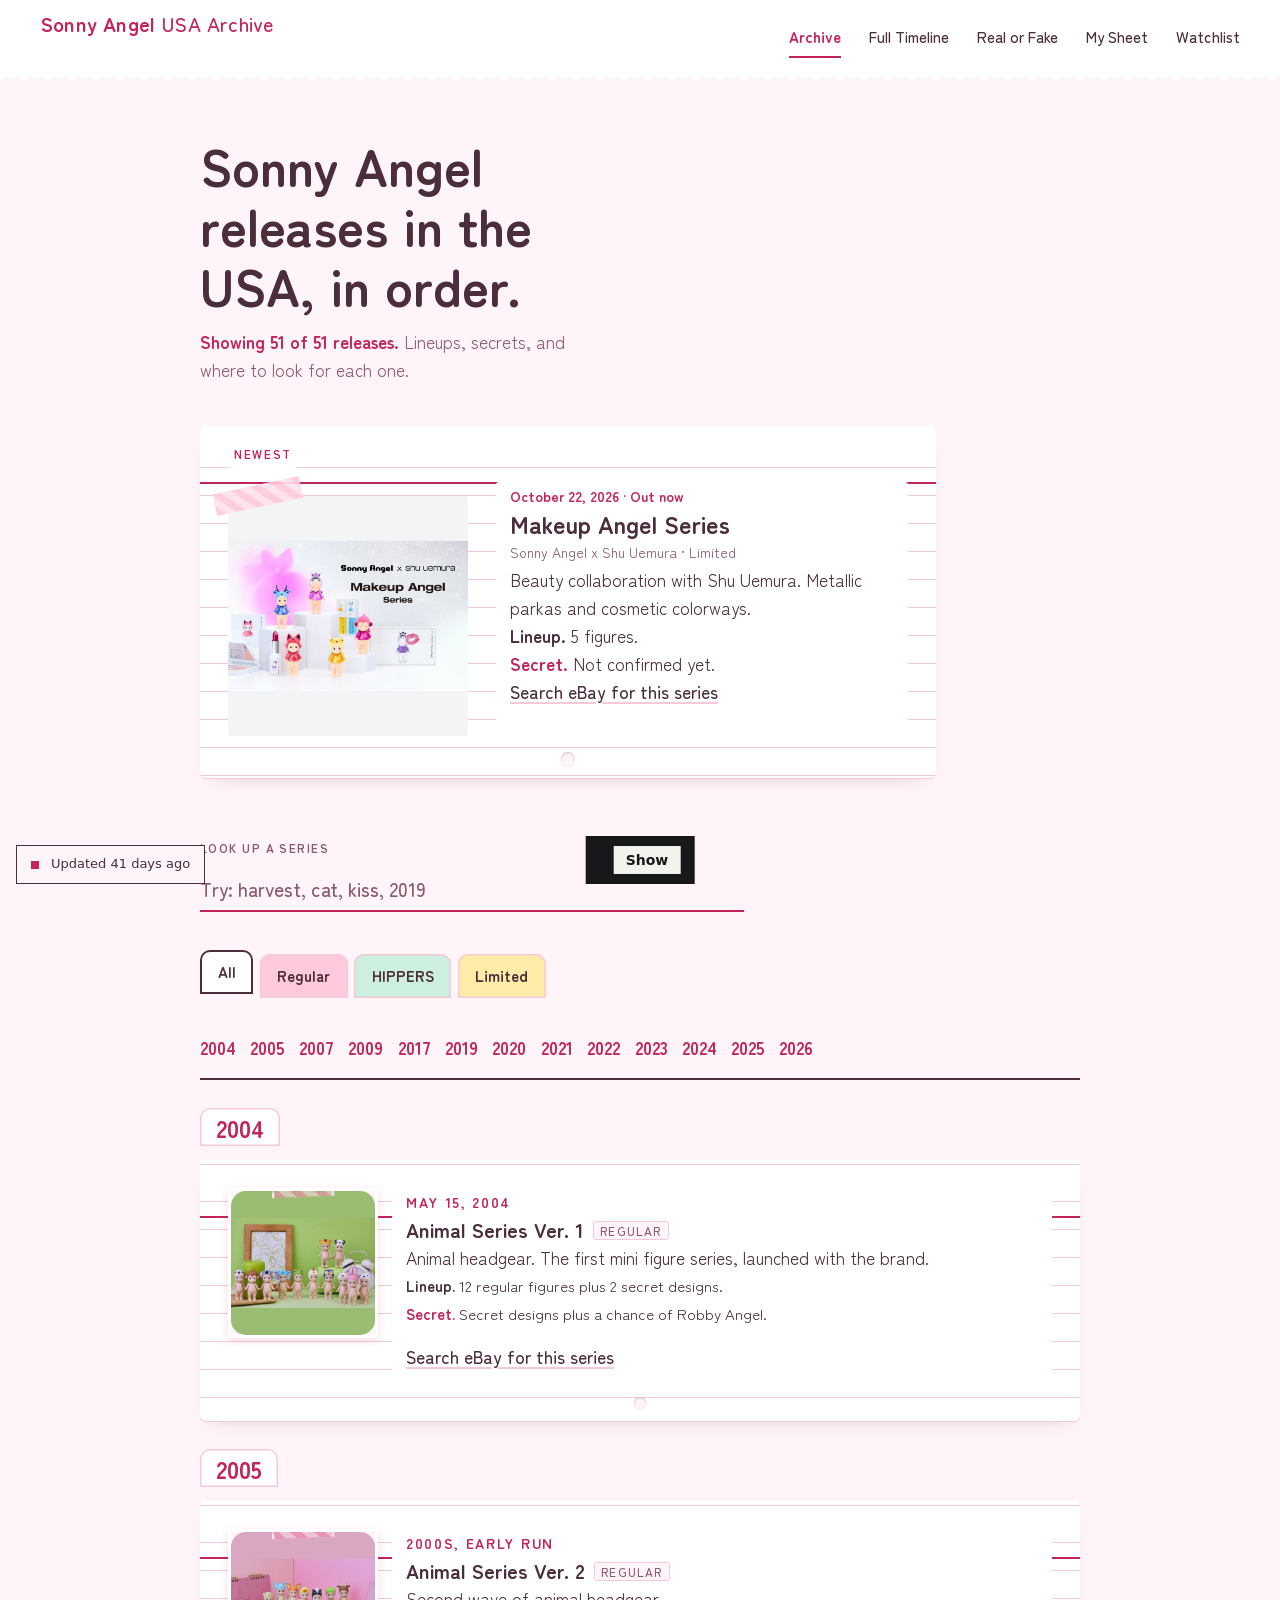
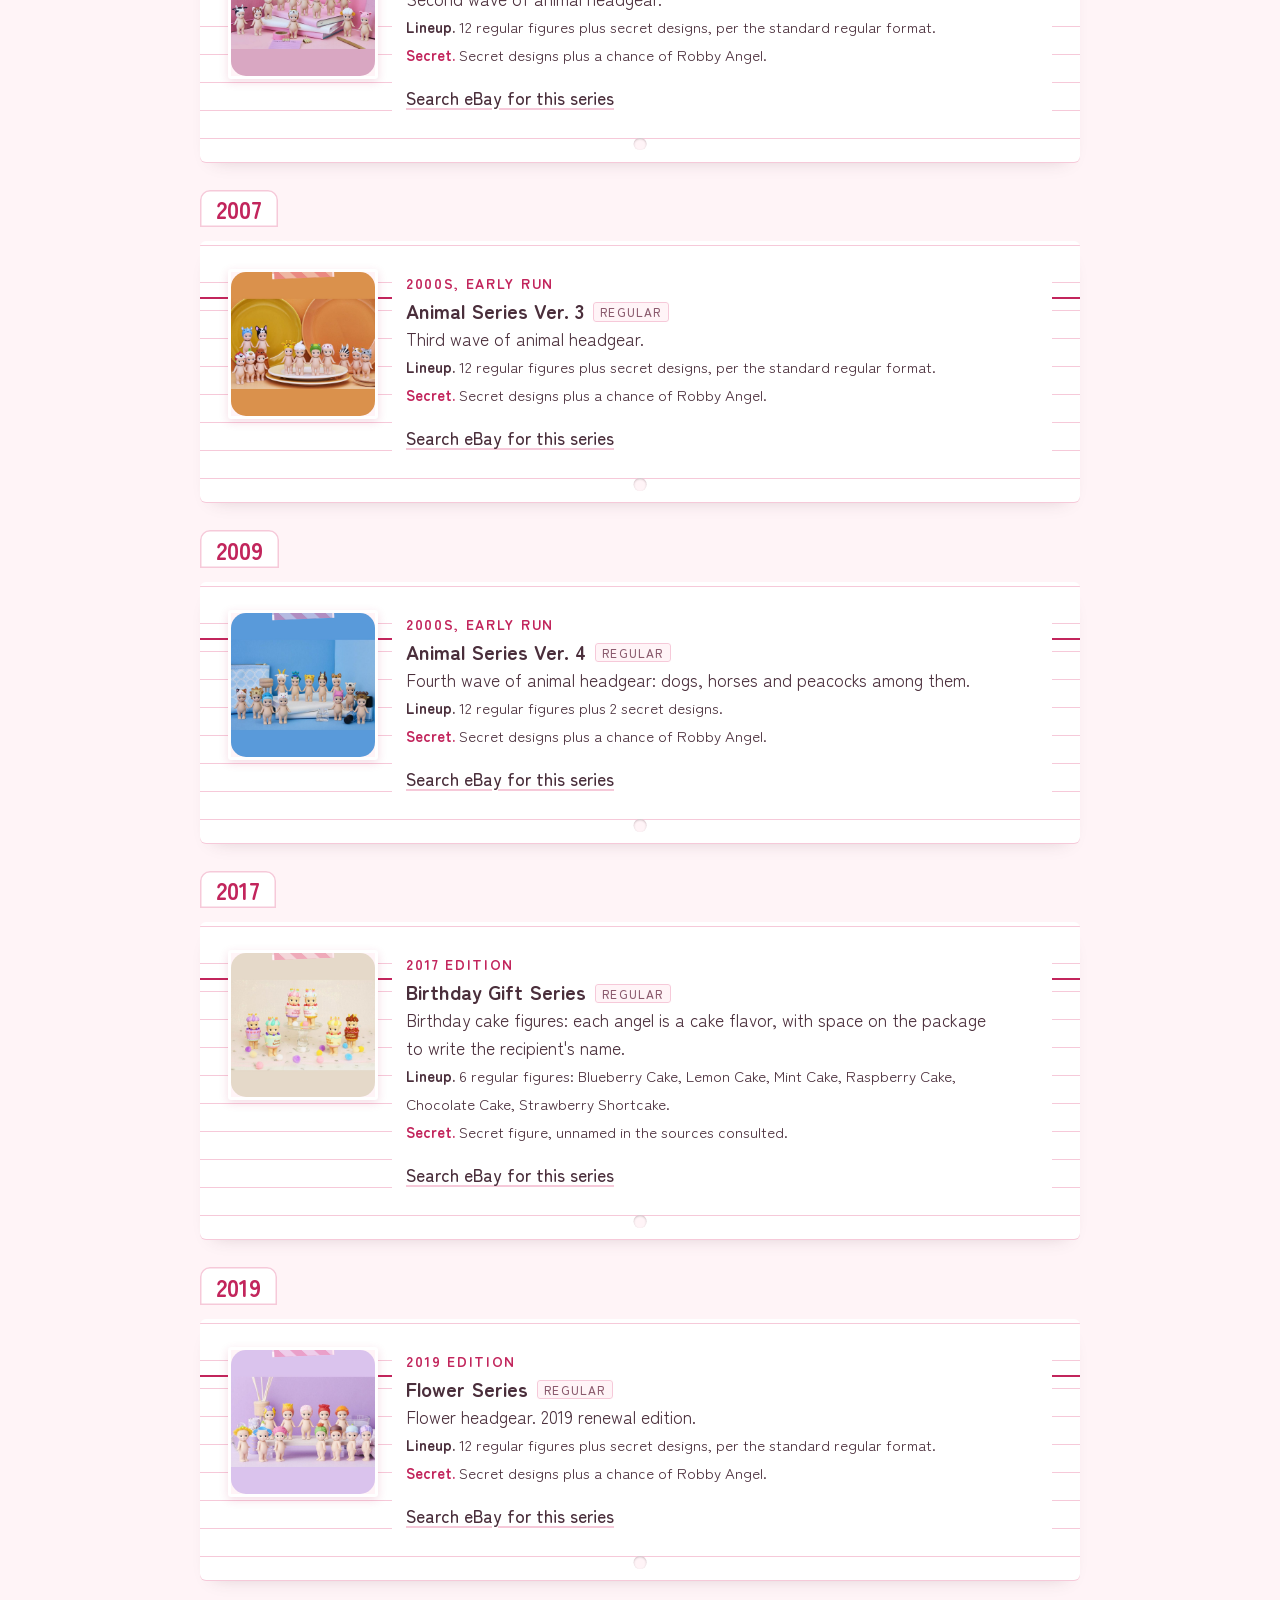
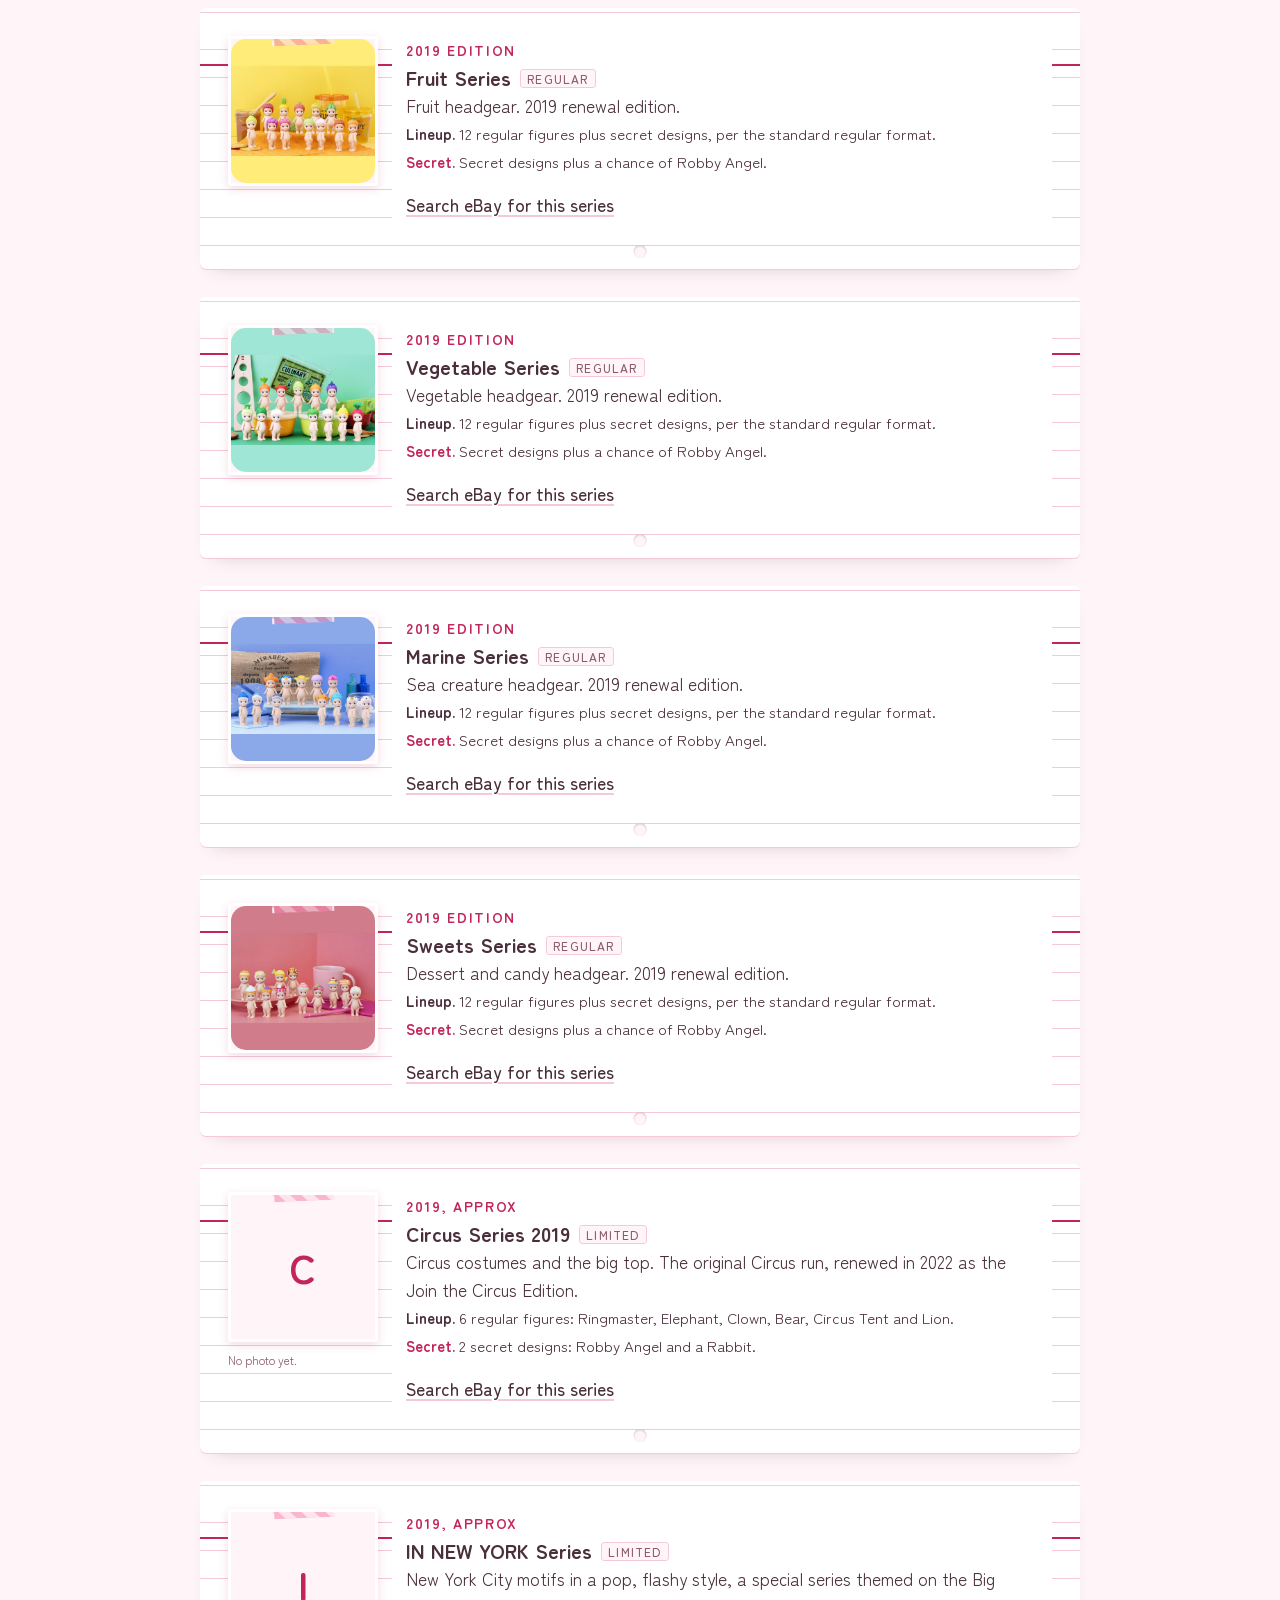
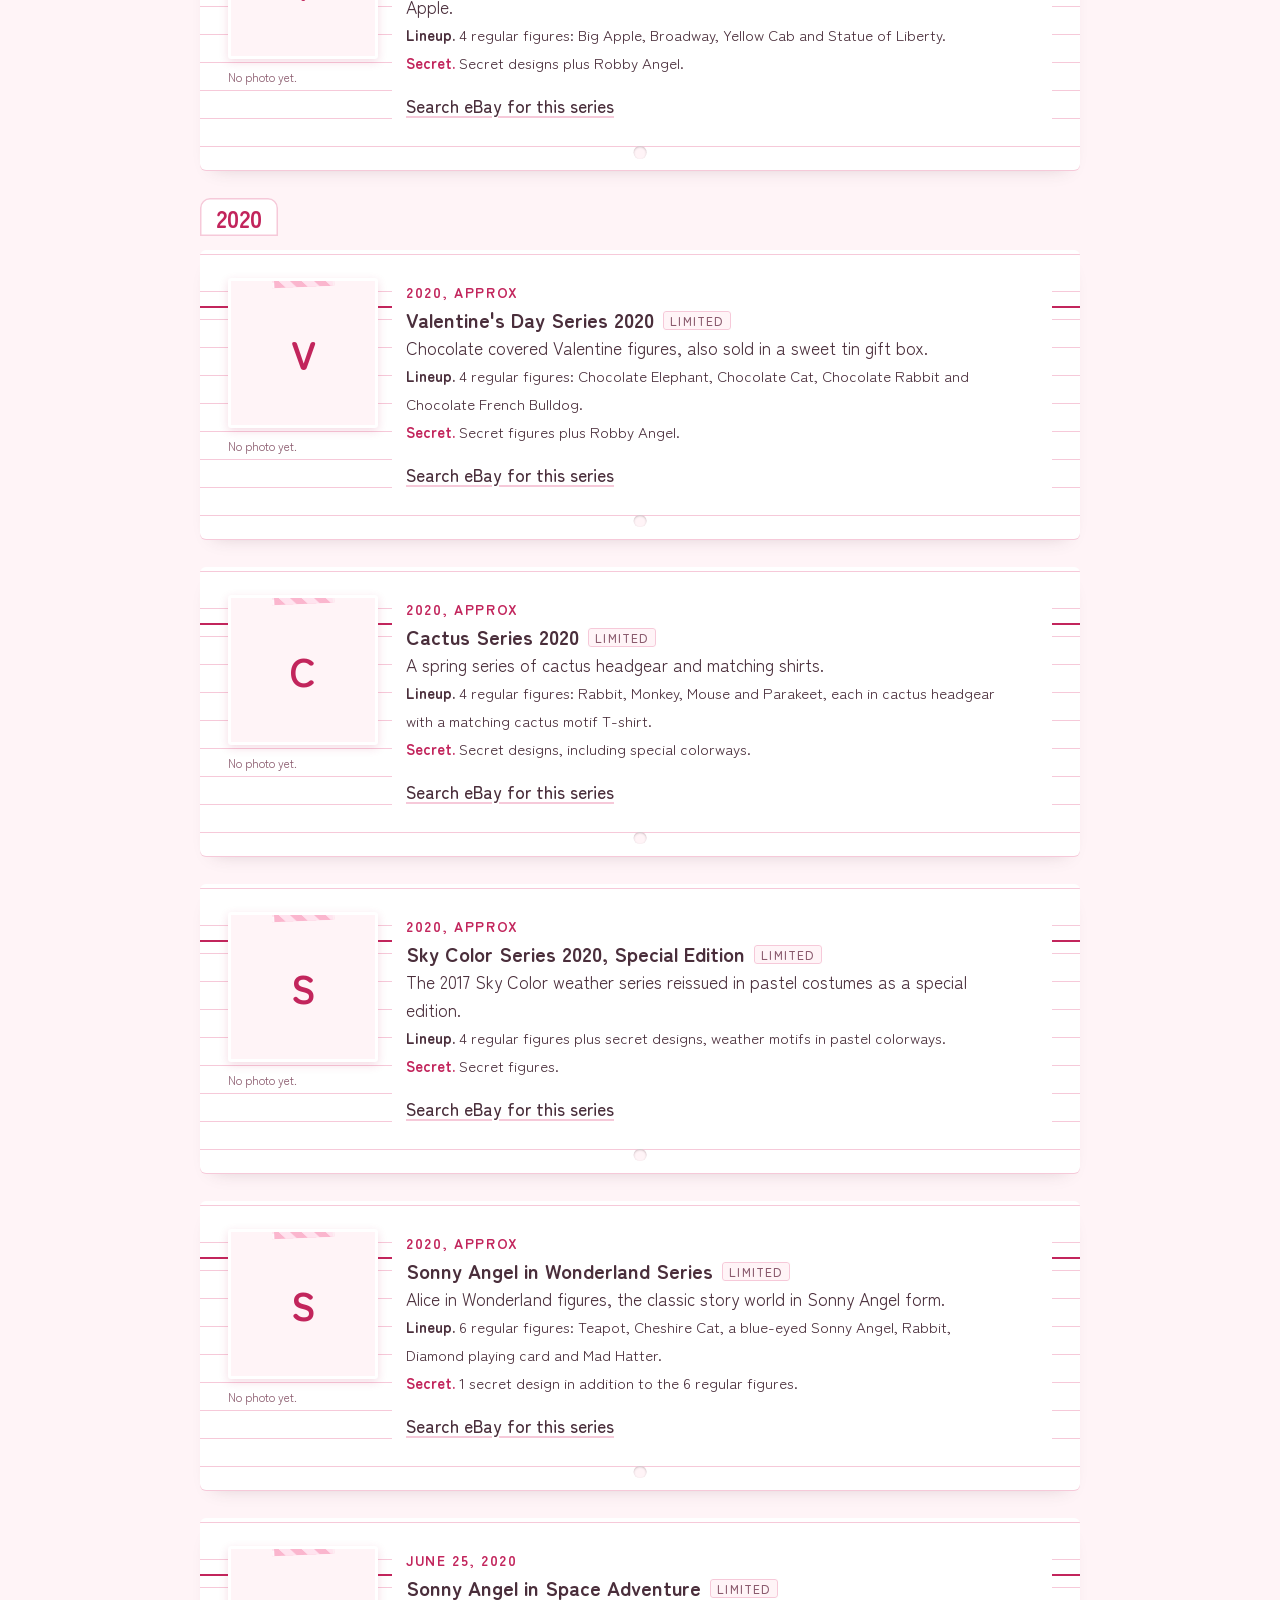
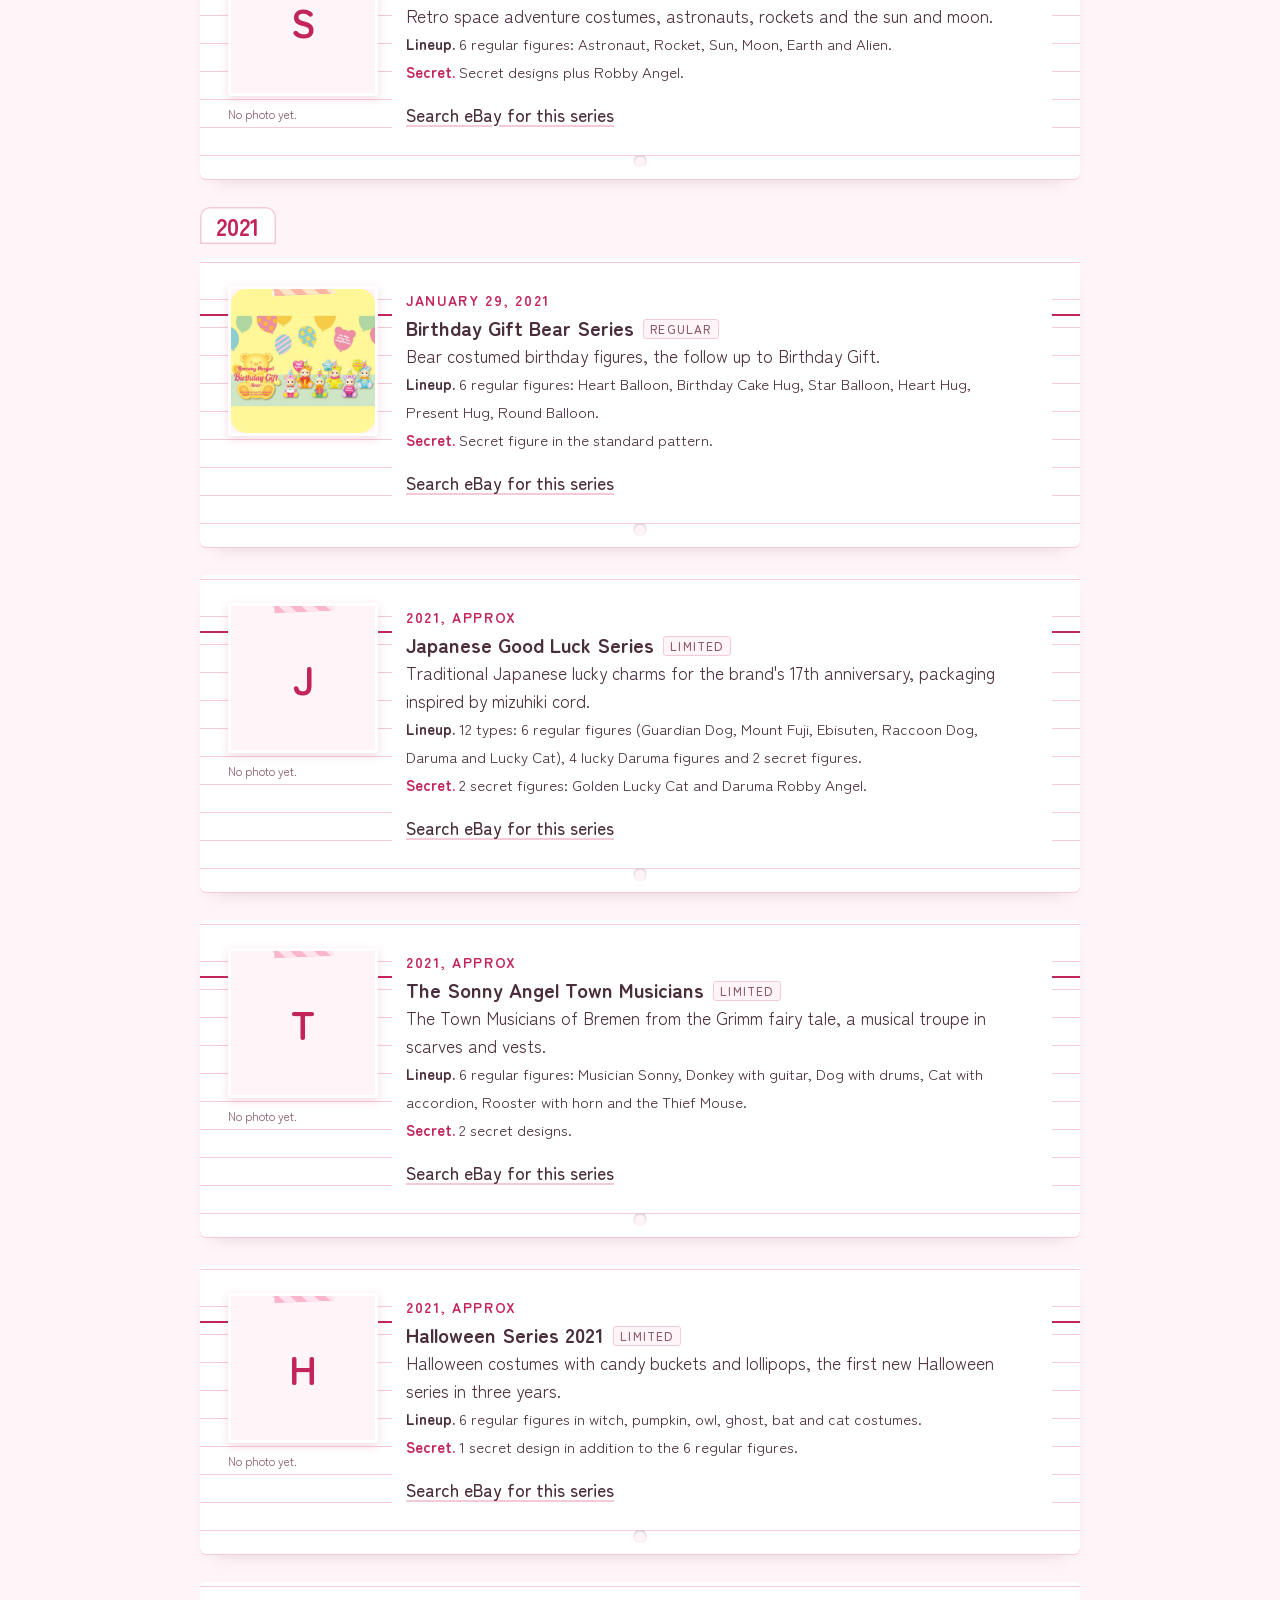
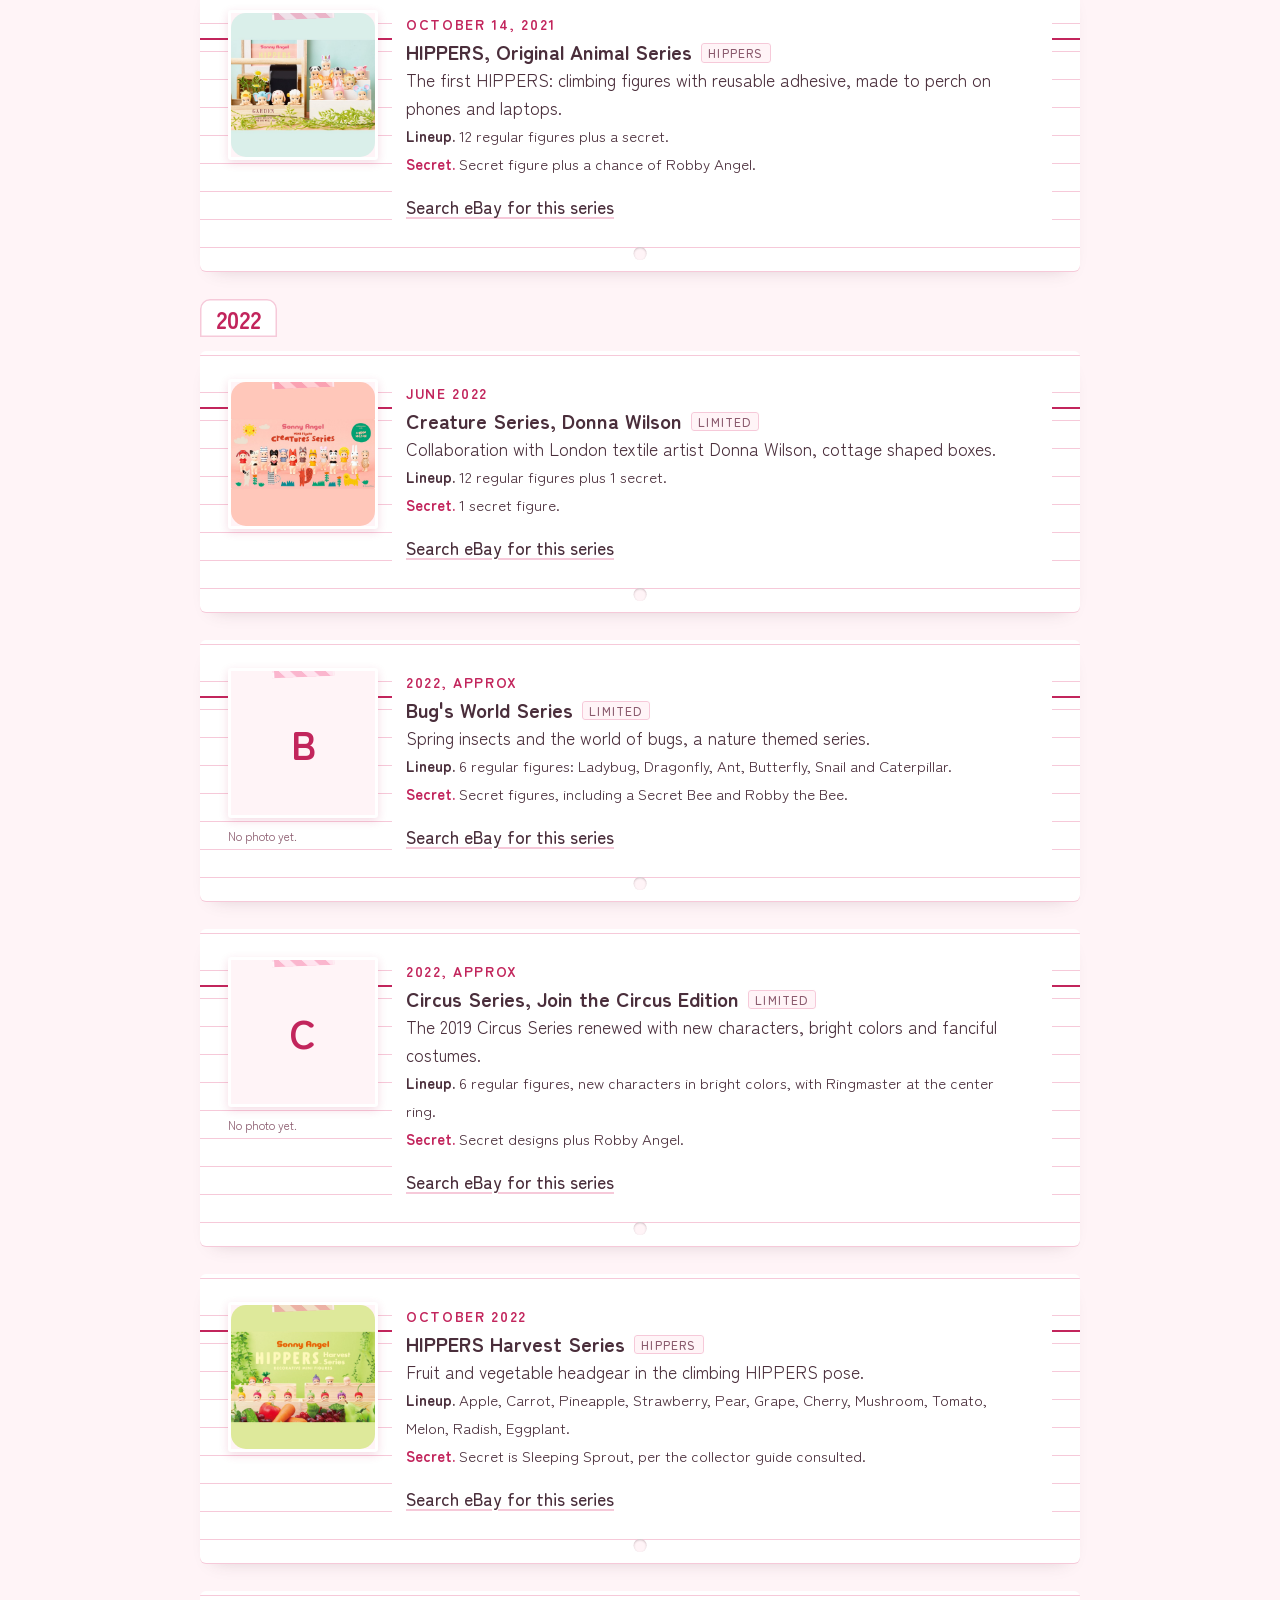
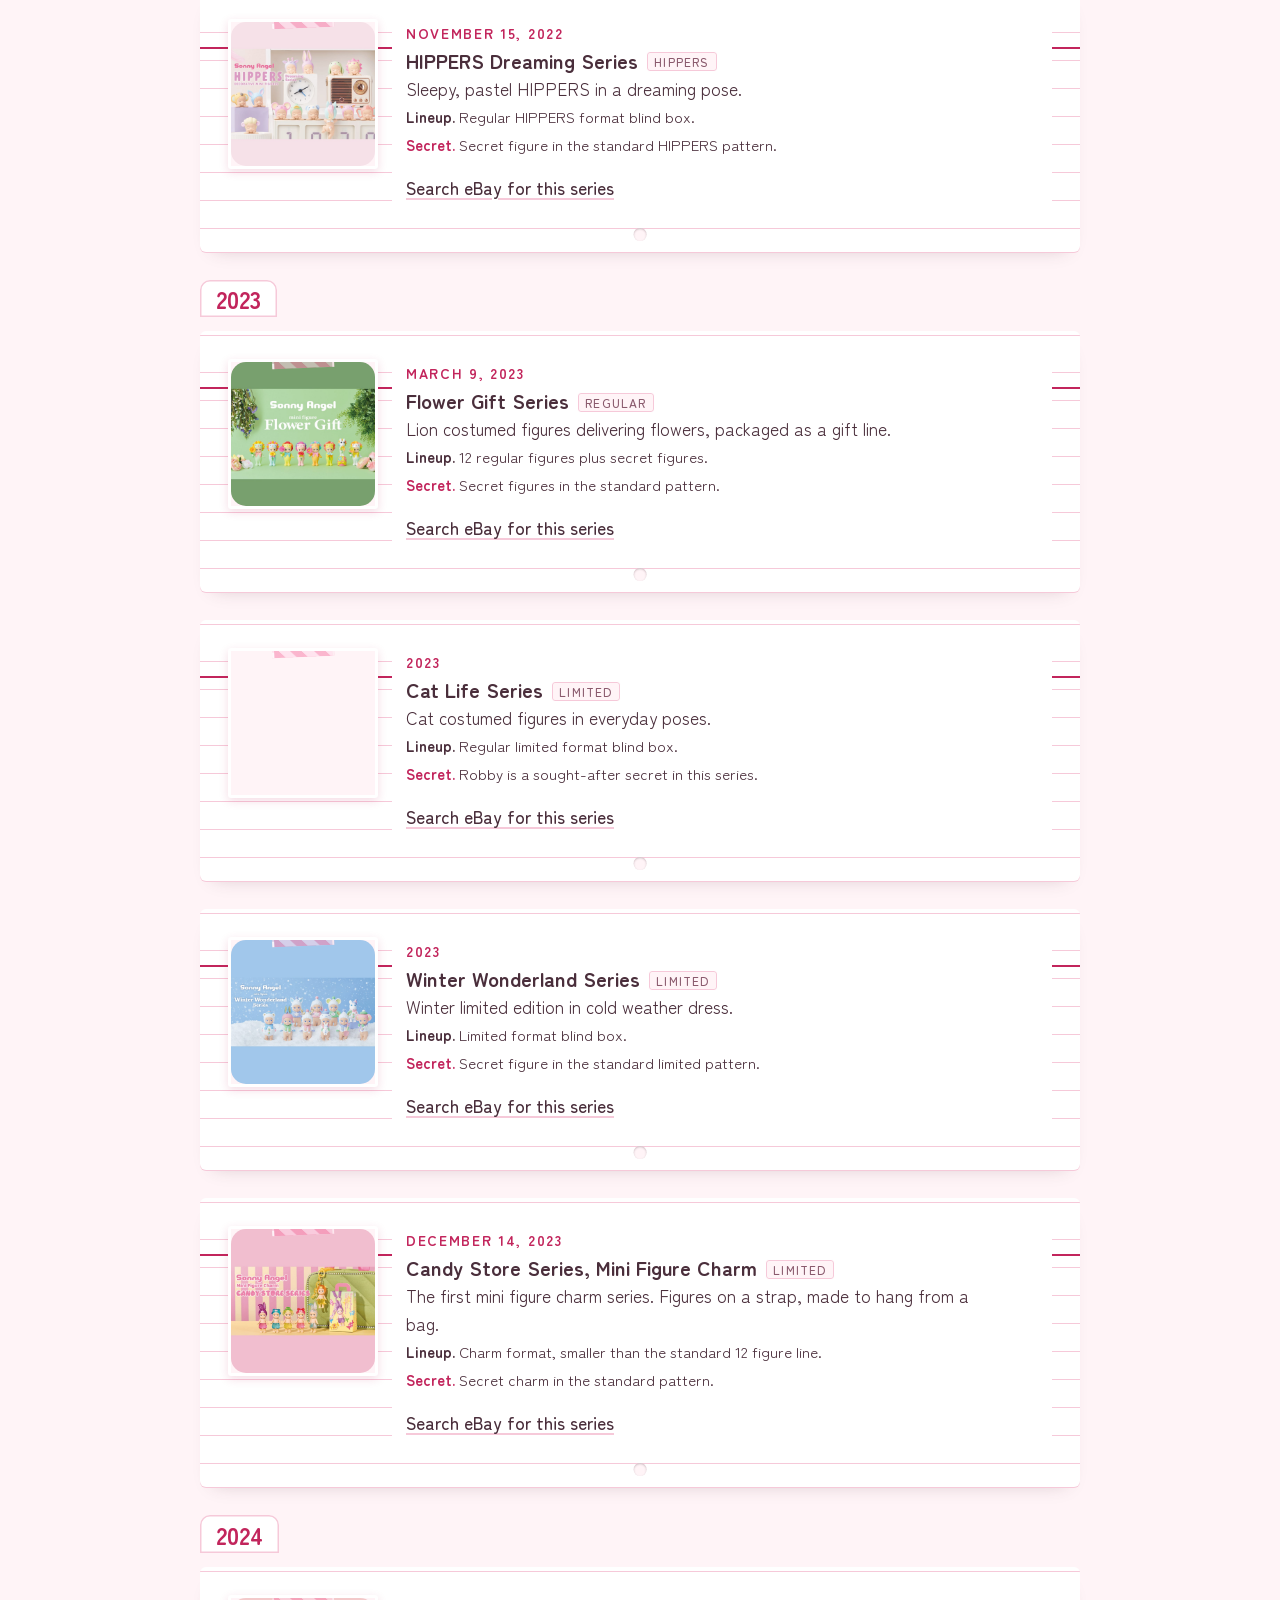
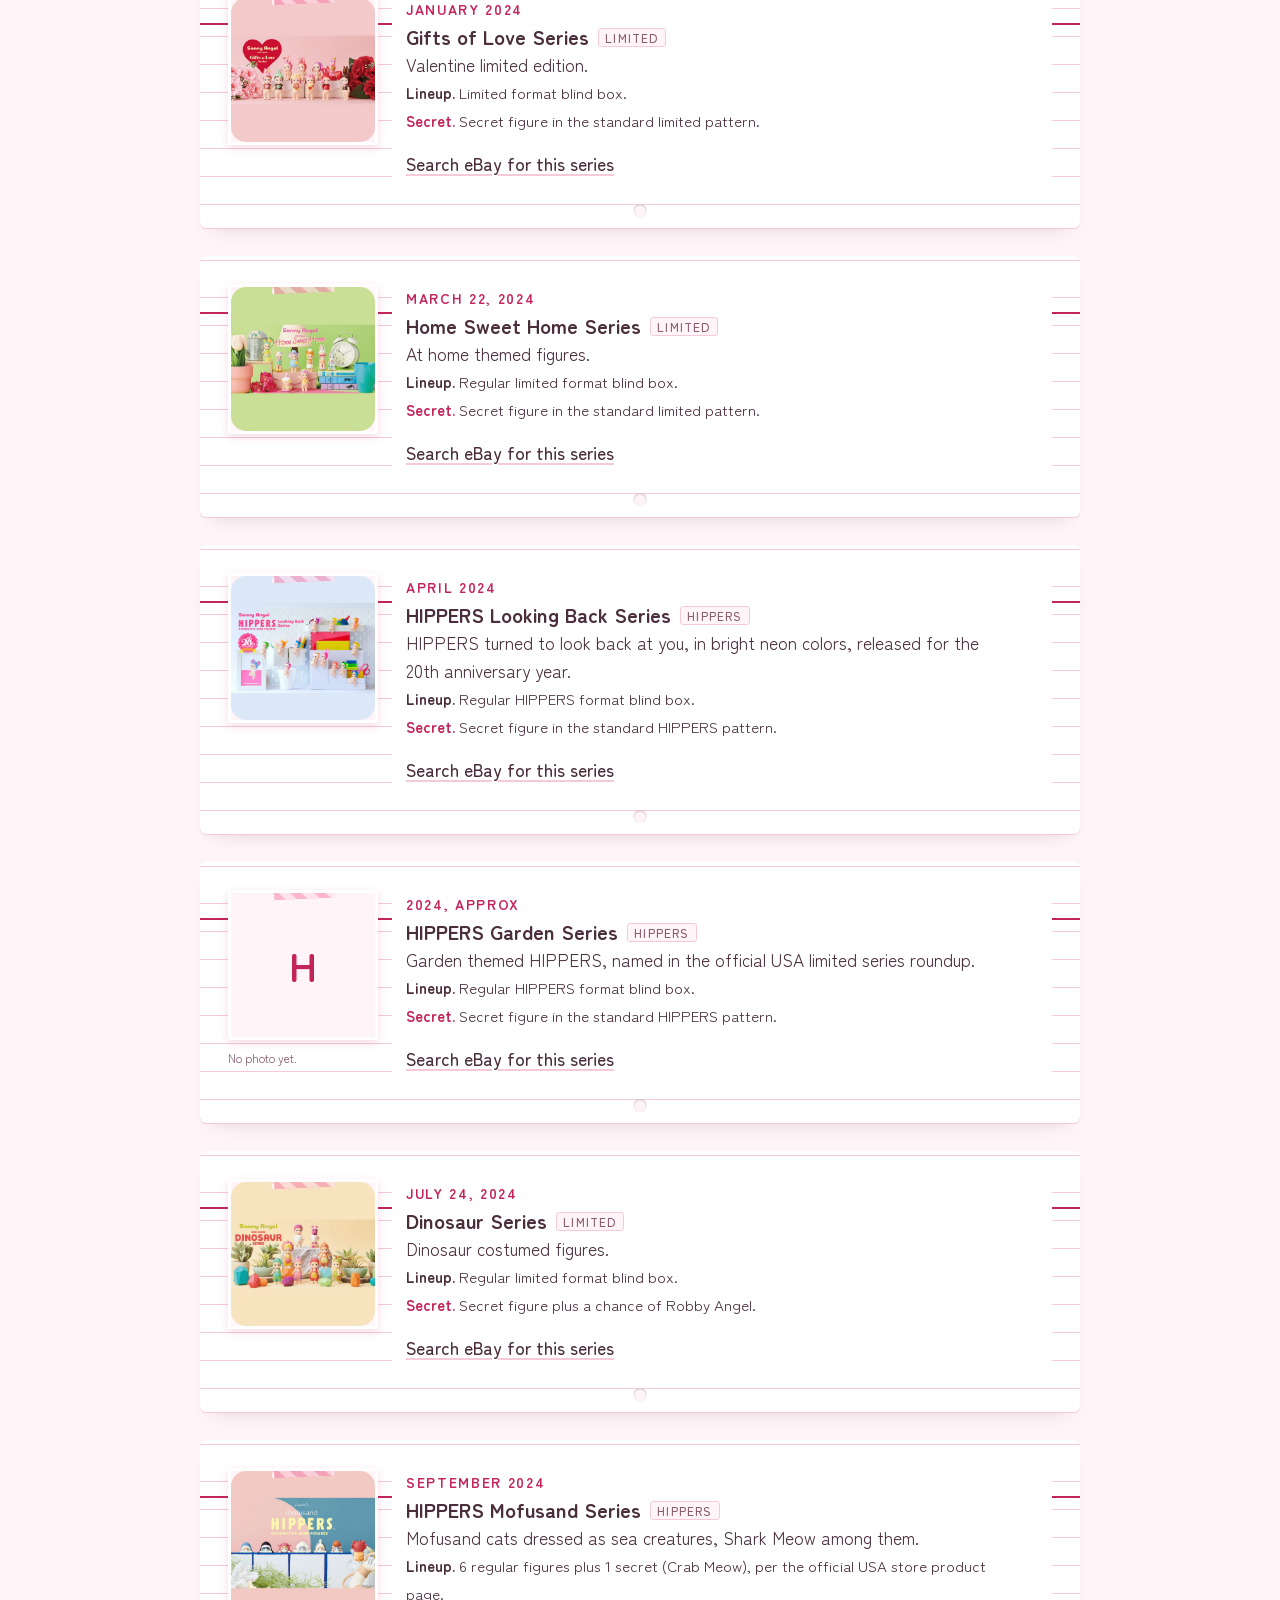
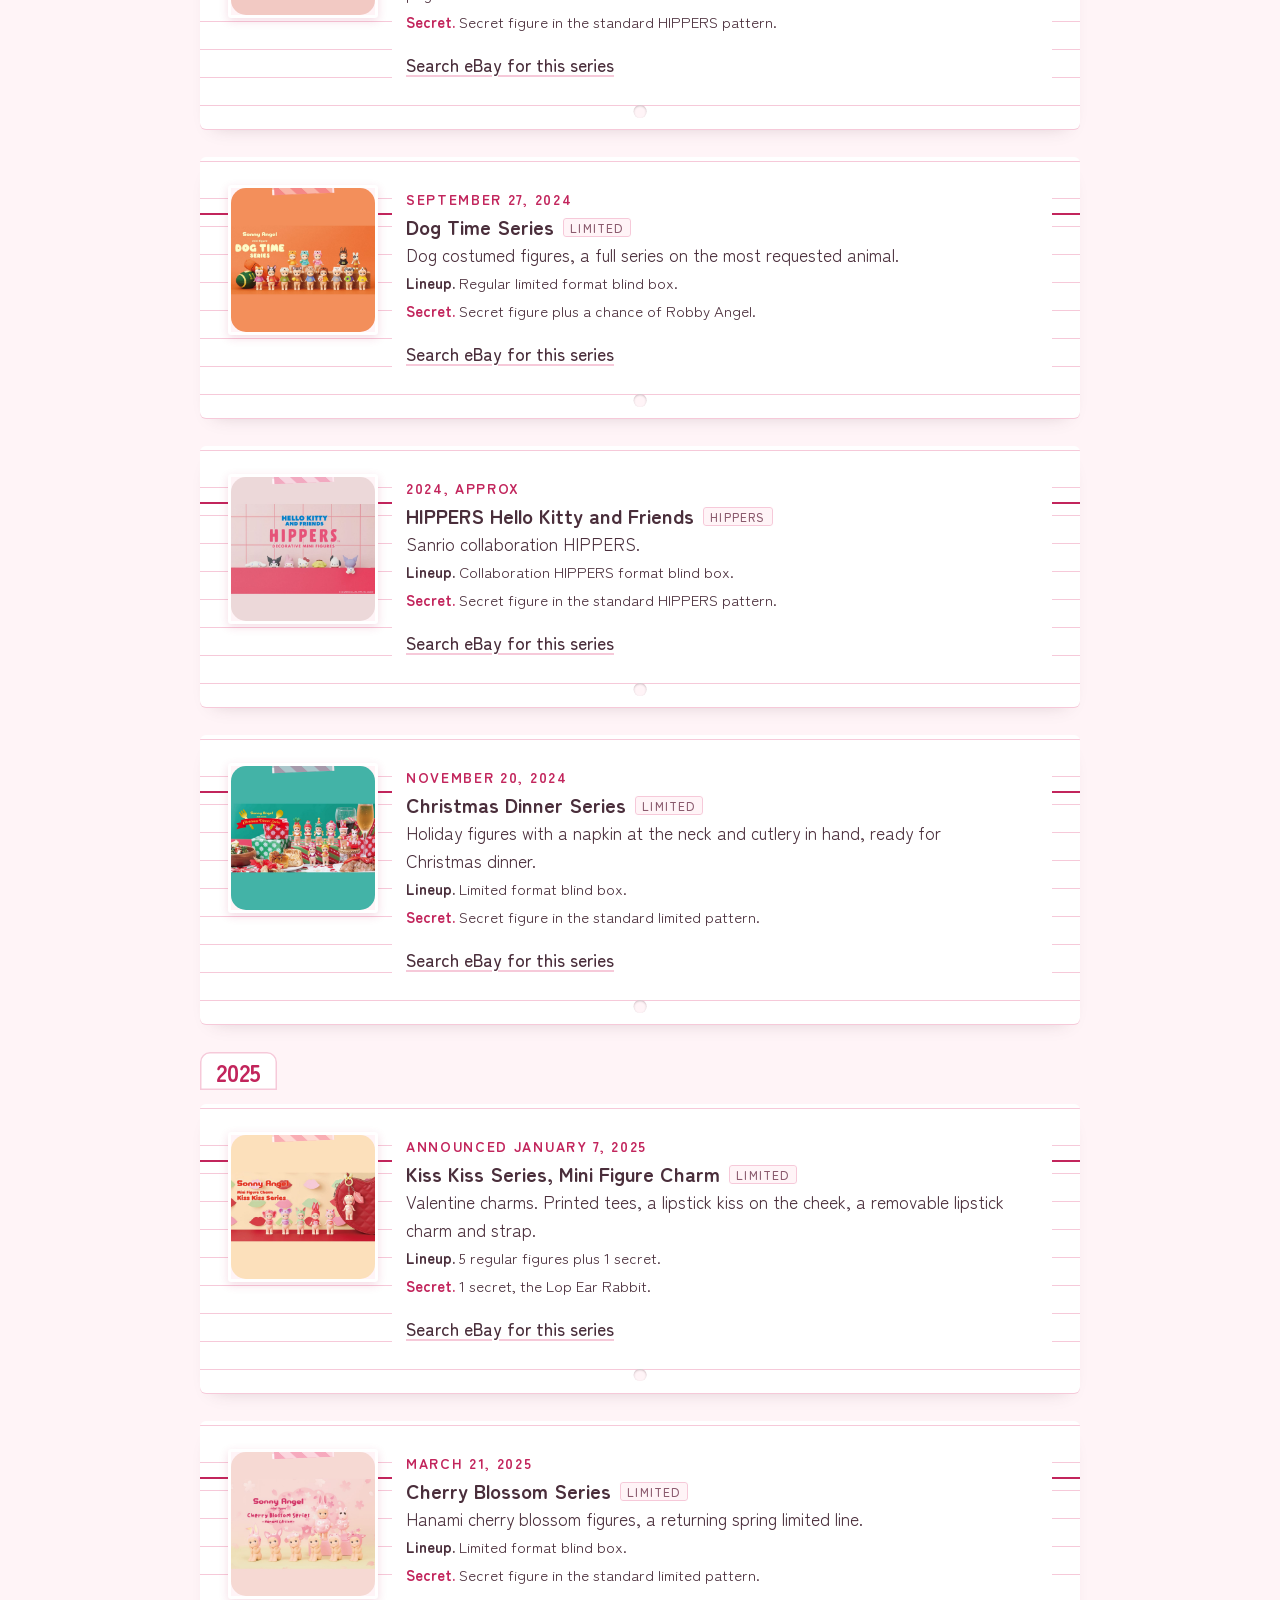
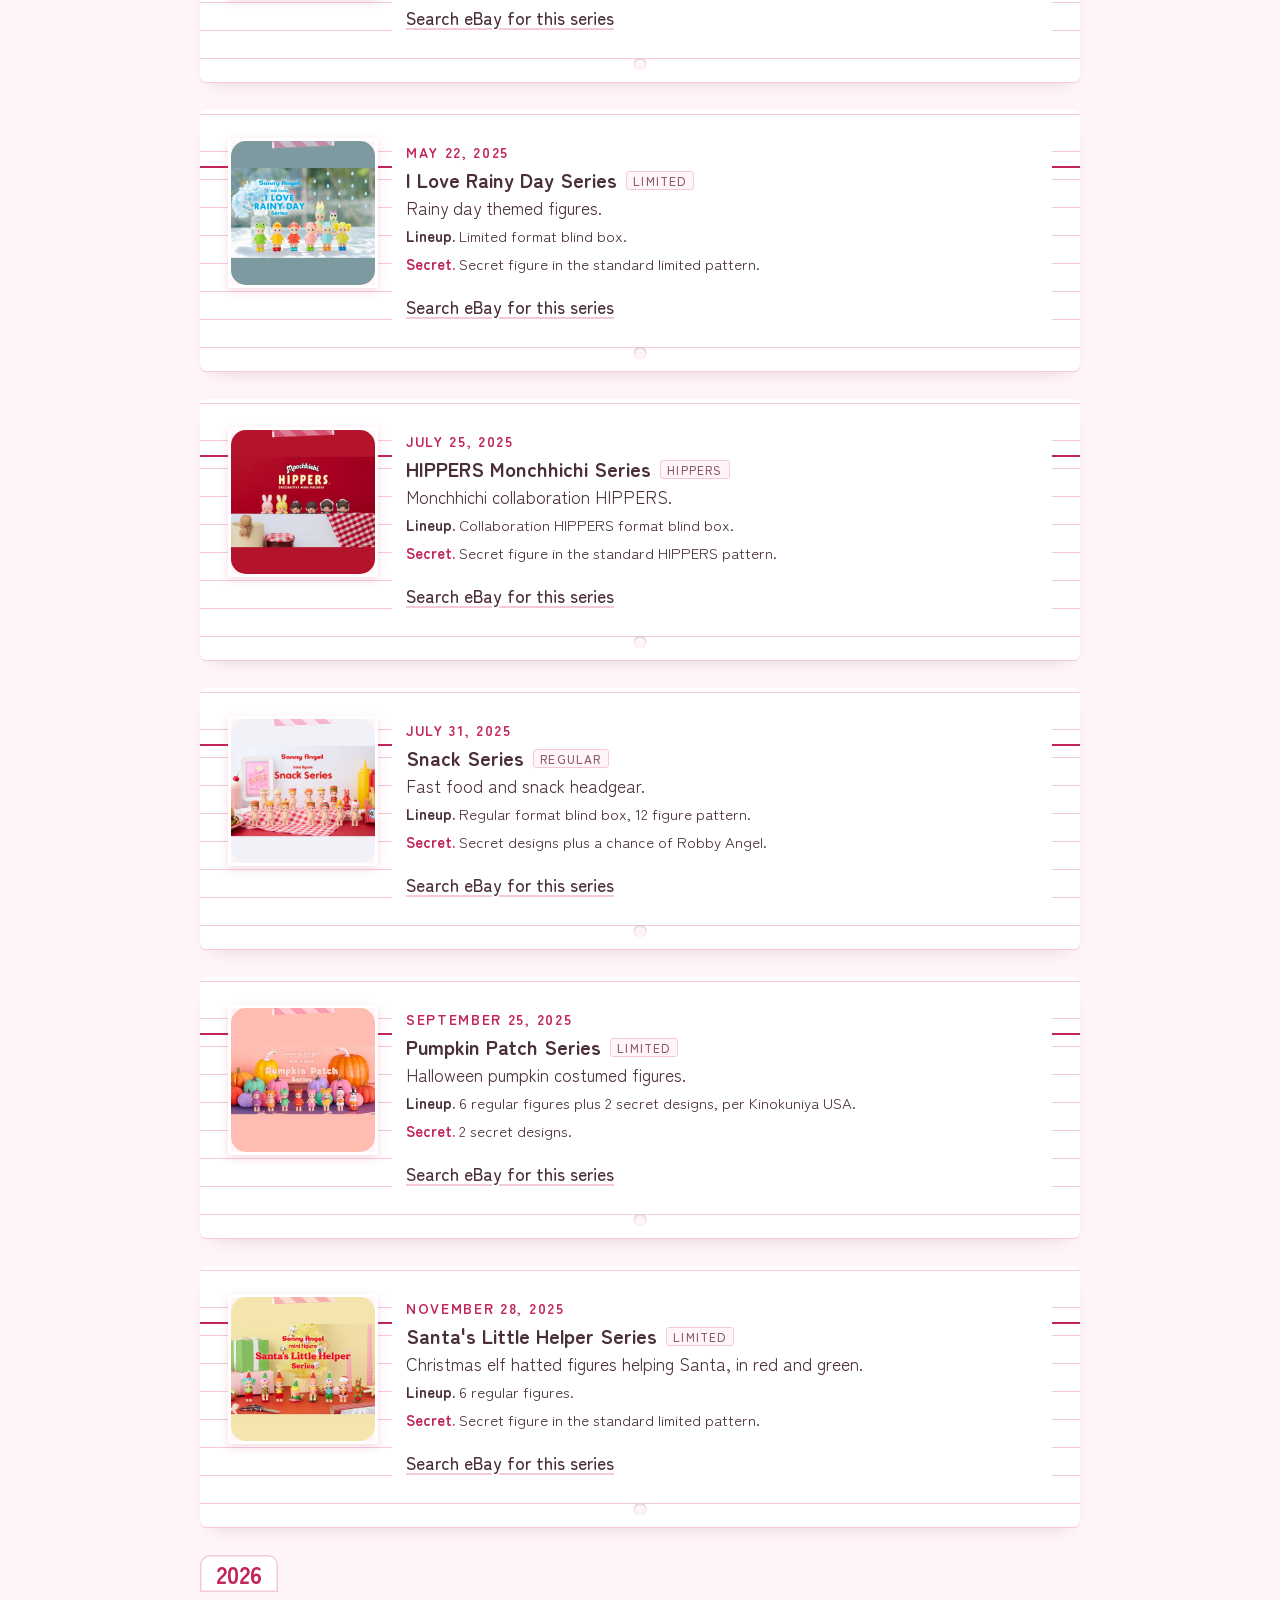
<file: index.html>
<!doctype html>
<html lang="en">
<head>
<meta charset="utf-8">
<meta name="viewport" content="width=device-width, initial-scale=1">
<title>Sonny Angel USA Archive. Releases.</title>
<meta name="description" content="Sonny Angel releases in the USA, in order, with a real or fake guide and a restock watchlist.">
<meta name="theme-color" content="#FFF4F7">
<link rel="preload" href="assets/fonts/zen-maru-gothic-latin-700.woff2" as="font" type="font/woff2" crossorigin>
<link rel="stylesheet" href="assets/style.css">
<link rel="stylesheet" href="assets/catalog.css">
<link rel="stylesheet" href="assets/pulse.css">
<link rel="icon" href="data:image/svg+xml,%3Csvg xmlns='http://www.w3.org/2000/svg' viewBox='0 0 32 32'%3E%3Crect width='32' height='32' rx='8' fill='%23FDEBF3'/%3E%3Ctext x='16' y='23' font-family='Georgia' font-size='20' fill='%23D6336C' text-anchor='middle'%3EA%3C/text%3E%3C/svg%3E">
</head>
<body>
<a class="skip" href="#river">Skip to the releases</a>
<header class="chrome">
  <a class="wordmark" href="index.html"><span class="wm-a">Sonny Angel</span> <span class="wm-b">USA Archive</span></a>
  <nav aria-label="Main">
    <a href="index.html" aria-current="page">Archive</a>
    <a href="timeline.html">Full Timeline</a>
    <a href="guide.html">Real or Fake</a>
    <a href="sheet.html">My Sheet</a>
    <a href="watchlist.html">Watchlist</a>
  </nav>
</header>
<main>
  <section class="desk" aria-labelledby="desk-h">
    <h1 id="desk-h">Sonny Angel releases in the USA, in order.</h1>
    <p class="desk-line"><span id="count-line">Showing 51 of 51 releases.</span> Lineups, secrets, and where to look for each one.</p>
    <div id="featured-mount"><article class="index-card featured" aria-labelledby="new-h"><p class="card-tab">Newest</p><figure class="card-photo"><img src="assets/img/makeup-angel.jpg" alt="Official product photo, Makeup Angel Series, Sonny Angel x Shu Uemura" width="828" height="828" fetchpriority="high" decoding="async"><span class="tape" aria-hidden="true"></span></figure><div class="card-lines"><p class="card-date">October 22, 2026 · Out now</p><h2 class="card-name" id="new-h">Makeup Angel Series</h2><p class="card-collab">Sonny Angel x Shu Uemura · Limited</p><p>Beauty collaboration with Shu Uemura. Metallic parkas and cosmetic colorways.</p><p><b>Lineup.</b> 5 figures.</p><p><b class="secret">Secret.</b> Not confirmed yet.</p><p><a class="card-link" aria-label="Search eBay for Makeup Angel Series, Sonny Angel x Shu Uemura" href="https://www.ebay.com/sch/i.html?_nkw=Sonny%20Angel%20Shu%20Uemura%20Makeup%20Angel%20Series" rel="noopener nofollow">Search eBay for this series</a></p></div><span class="card-hole" aria-hidden="true"></span></article></div>
    <div class="finder">
      <form class="search" role="search" onsubmit="return false">
        <label for="q">Look up a series</label>
        <input id="q" type="search" placeholder="Try: harvest, cat, kiss, 2019" autocomplete="off">
      </form>
      <p class="filters" role="group" aria-label="Family filter">
        <button type="button" data-f="all" class="on" aria-pressed="true">All</button>
        <button type="button" data-f="Regular" aria-pressed="false">Regular</button>
        <button type="button" data-f="HIPPERS" aria-pressed="false">HIPPERS</button>
        <button type="button" data-f="Limited" aria-pressed="false">Limited</button>
      </p>
    </div>
  </section>
  <nav class="yearjump" id="yearjump" aria-label="Jump to a year"></nav>
  <section id="river" aria-live="polite"><div class="yearblock"><div class="year" aria-label="Year 2004">2004</div><div class="rows"><article class="drop"><div><div class="plate"><img src="assets/img/animal-1.jpg" alt="Official product photo, Animal Series Ver. 1" loading="lazy" decoding="async" onerror="this.parentNode.innerHTML='<span class=&quot;initial&quot; aria-hidden=&quot;true&quot;>A</span>'"></div></div><div class="dropbody"><p class="dropdate">May 15, 2004</p><h3 class="dropname">Animal Series Ver. 1<span class="fam">Regular</span></h3><p>Animal headgear. The first mini figure series, launched with the brand.</p><p class="lineup"><b>Lineup.</b> 12 regular figures plus 2 secret designs.</p><p class="secretline"><b>Secret.</b> Secret designs plus a chance of Robby Angel.</p><a class="ebay" aria-label="Search eBay for Animal Series Ver. 1" href="https://www.ebay.com/sch/i.html?_nkw=Sonny%20Angel%20Animal%20Series%201%20blind%20box" rel="noopener nofollow">Search eBay for this series</a></div></article></div></div><div class="yearblock"><div class="year" aria-label="Year 2005">2005</div><div class="rows"><article class="drop"><div><div class="plate"><img src="assets/img/animal-2.jpg" alt="Official product photo, Animal Series Ver. 2" loading="lazy" decoding="async" onerror="this.parentNode.innerHTML='<span class=&quot;initial&quot; aria-hidden=&quot;true&quot;>A</span>'"></div></div><div class="dropbody"><p class="dropdate">2000s, early run</p><h3 class="dropname">Animal Series Ver. 2<span class="fam">Regular</span></h3><p>Second wave of animal headgear.</p><p class="lineup"><b>Lineup.</b> 12 regular figures plus secret designs, per the standard regular format.</p><p class="secretline"><b>Secret.</b> Secret designs plus a chance of Robby Angel.</p><a class="ebay" aria-label="Search eBay for Animal Series Ver. 2" href="https://www.ebay.com/sch/i.html?_nkw=Sonny%20Angel%20Animal%20Series%202%20blind%20box" rel="noopener nofollow">Search eBay for this series</a></div></article></div></div><div class="yearblock"><div class="year" aria-label="Year 2007">2007</div><div class="rows"><article class="drop"><div><div class="plate"><img src="assets/img/animal-3.jpg" alt="Official product photo, Animal Series Ver. 3" loading="lazy" decoding="async" onerror="this.parentNode.innerHTML='<span class=&quot;initial&quot; aria-hidden=&quot;true&quot;>A</span>'"></div></div><div class="dropbody"><p class="dropdate">2000s, early run</p><h3 class="dropname">Animal Series Ver. 3<span class="fam">Regular</span></h3><p>Third wave of animal headgear.</p><p class="lineup"><b>Lineup.</b> 12 regular figures plus secret designs, per the standard regular format.</p><p class="secretline"><b>Secret.</b> Secret designs plus a chance of Robby Angel.</p><a class="ebay" aria-label="Search eBay for Animal Series Ver. 3" href="https://www.ebay.com/sch/i.html?_nkw=Sonny%20Angel%20Animal%20Series%203%20blind%20box" rel="noopener nofollow">Search eBay for this series</a></div></article></div></div><div class="yearblock"><div class="year" aria-label="Year 2009">2009</div><div class="rows"><article class="drop"><div><div class="plate"><img src="assets/img/animal-4.jpg" alt="Official product photo, Animal Series Ver. 4" loading="lazy" decoding="async" onerror="this.parentNode.innerHTML='<span class=&quot;initial&quot; aria-hidden=&quot;true&quot;>A</span>'"></div></div><div class="dropbody"><p class="dropdate">2000s, early run</p><h3 class="dropname">Animal Series Ver. 4<span class="fam">Regular</span></h3><p>Fourth wave of animal headgear: dogs, horses and peacocks among them.</p><p class="lineup"><b>Lineup.</b> 12 regular figures plus 2 secret designs.</p><p class="secretline"><b>Secret.</b> Secret designs plus a chance of Robby Angel.</p><a class="ebay" aria-label="Search eBay for Animal Series Ver. 4" href="https://www.ebay.com/sch/i.html?_nkw=Sonny%20Angel%20Animal%20Series%204%20blind%20box" rel="noopener nofollow">Search eBay for this series</a></div></article></div></div><div class="yearblock"><div class="year" aria-label="Year 2017">2017</div><div class="rows"><article class="drop"><div><div class="plate"><img src="assets/img/birthday-gift.jpg" alt="Official product photo, Birthday Gift Series" loading="lazy" decoding="async" onerror="this.parentNode.innerHTML='<span class=&quot;initial&quot; aria-hidden=&quot;true&quot;>B</span>'"></div></div><div class="dropbody"><p class="dropdate">2017 edition</p><h3 class="dropname">Birthday Gift Series<span class="fam">Regular</span></h3><p>Birthday cake figures: each angel is a cake flavor, with space on the package to write the recipient's name.</p><p class="lineup"><b>Lineup.</b> 6 regular figures: Blueberry Cake, Lemon Cake, Mint Cake, Raspberry Cake, Chocolate Cake, Strawberry Shortcake.</p><p class="secretline"><b>Secret.</b> Secret figure, unnamed in the sources consulted.</p><a class="ebay" aria-label="Search eBay for Birthday Gift Series" href="https://www.ebay.com/sch/i.html?_nkw=Sonny%20Angel%20Birthday%20Gift%20Series%20blind%20box" rel="noopener nofollow">Search eBay for this series</a></div></article></div></div><div class="yearblock"><div class="year" aria-label="Year 2019">2019</div><div class="rows"><article class="drop"><div><div class="plate"><img src="assets/img/flower.jpg" alt="Official product photo, Flower Series" loading="lazy" decoding="async" onerror="this.parentNode.innerHTML='<span class=&quot;initial&quot; aria-hidden=&quot;true&quot;>F</span>'"></div></div><div class="dropbody"><p class="dropdate">2019 edition</p><h3 class="dropname">Flower Series<span class="fam">Regular</span></h3><p>Flower headgear. 2019 renewal edition.</p><p class="lineup"><b>Lineup.</b> 12 regular figures plus secret designs, per the standard regular format.</p><p class="secretline"><b>Secret.</b> Secret designs plus a chance of Robby Angel.</p><a class="ebay" aria-label="Search eBay for Flower Series" href="https://www.ebay.com/sch/i.html?_nkw=Sonny%20Angel%20Flower%20Series%20blind%20box" rel="noopener nofollow">Search eBay for this series</a></div></article><article class="drop"><div><div class="plate"><img src="assets/img/fruit.jpg" alt="Official product photo, Fruit Series" loading="lazy" decoding="async" onerror="this.parentNode.innerHTML='<span class=&quot;initial&quot; aria-hidden=&quot;true&quot;>F</span>'"></div></div><div class="dropbody"><p class="dropdate">2019 edition</p><h3 class="dropname">Fruit Series<span class="fam">Regular</span></h3><p>Fruit headgear. 2019 renewal edition.</p><p class="lineup"><b>Lineup.</b> 12 regular figures plus secret designs, per the standard regular format.</p><p class="secretline"><b>Secret.</b> Secret designs plus a chance of Robby Angel.</p><a class="ebay" aria-label="Search eBay for Fruit Series" href="https://www.ebay.com/sch/i.html?_nkw=Sonny%20Angel%20Fruit%20Series%20blind%20box" rel="noopener nofollow">Search eBay for this series</a></div></article><article class="drop"><div><div class="plate"><img src="assets/img/vegetable.jpg" alt="Official product photo, Vegetable Series" loading="lazy" decoding="async" onerror="this.parentNode.innerHTML='<span class=&quot;initial&quot; aria-hidden=&quot;true&quot;>V</span>'"></div></div><div class="dropbody"><p class="dropdate">2019 edition</p><h3 class="dropname">Vegetable Series<span class="fam">Regular</span></h3><p>Vegetable headgear. 2019 renewal edition.</p><p class="lineup"><b>Lineup.</b> 12 regular figures plus secret designs, per the standard regular format.</p><p class="secretline"><b>Secret.</b> Secret designs plus a chance of Robby Angel.</p><a class="ebay" aria-label="Search eBay for Vegetable Series" href="https://www.ebay.com/sch/i.html?_nkw=Sonny%20Angel%20Vegetable%20Series%20blind%20box" rel="noopener nofollow">Search eBay for this series</a></div></article><article class="drop"><div><div class="plate"><img src="assets/img/marine.jpg" alt="Official product photo, Marine Series" loading="lazy" decoding="async" onerror="this.parentNode.innerHTML='<span class=&quot;initial&quot; aria-hidden=&quot;true&quot;>M</span>'"></div></div><div class="dropbody"><p class="dropdate">2019 edition</p><h3 class="dropname">Marine Series<span class="fam">Regular</span></h3><p>Sea creature headgear. 2019 renewal edition.</p><p class="lineup"><b>Lineup.</b> 12 regular figures plus secret designs, per the standard regular format.</p><p class="secretline"><b>Secret.</b> Secret designs plus a chance of Robby Angel.</p><a class="ebay" aria-label="Search eBay for Marine Series" href="https://www.ebay.com/sch/i.html?_nkw=Sonny%20Angel%20Marine%20Series%20blind%20box" rel="noopener nofollow">Search eBay for this series</a></div></article><article class="drop"><div><div class="plate"><img src="assets/img/sweets.jpg" alt="Official product photo, Sweets Series" loading="lazy" decoding="async" onerror="this.parentNode.innerHTML='<span class=&quot;initial&quot; aria-hidden=&quot;true&quot;>S</span>'"></div></div><div class="dropbody"><p class="dropdate">2019 edition</p><h3 class="dropname">Sweets Series<span class="fam">Regular</span></h3><p>Dessert and candy headgear. 2019 renewal edition.</p><p class="lineup"><b>Lineup.</b> 12 regular figures plus secret designs, per the standard regular format.</p><p class="secretline"><b>Secret.</b> Secret designs plus a chance of Robby Angel.</p><a class="ebay" aria-label="Search eBay for Sweets Series" href="https://www.ebay.com/sch/i.html?_nkw=Sonny%20Angel%20Sweets%20Series%20blind%20box" rel="noopener nofollow">Search eBay for this series</a></div></article><article class="drop"><div><div class="plate"><span class="initial" aria-hidden="true">C</span></div><p class="nophoto">No photo yet.</p></div><div class="dropbody"><p class="dropdate">2019, approx</p><h3 class="dropname">Circus Series 2019<span class="fam">Limited</span></h3><p>Circus costumes and the big top. The original Circus run, renewed in 2022 as the Join the Circus Edition.</p><p class="lineup"><b>Lineup.</b> 6 regular figures: Ringmaster, Elephant, Clown, Bear, Circus Tent and Lion.</p><p class="secretline"><b>Secret.</b> 2 secret designs: Robby Angel and a Rabbit.</p><a class="ebay" aria-label="Search eBay for Circus Series 2019" href="https://www.ebay.com/sch/i.html?_nkw=Sonny%20Angel%20Circus%20Series%202019%20blind%20box" rel="noopener nofollow">Search eBay for this series</a></div></article><article class="drop"><div><div class="plate"><span class="initial" aria-hidden="true">I</span></div><p class="nophoto">No photo yet.</p></div><div class="dropbody"><p class="dropdate">2019, approx</p><h3 class="dropname">IN NEW YORK Series<span class="fam">Limited</span></h3><p>New York City motifs in a pop, flashy style, a special series themed on the Big Apple.</p><p class="lineup"><b>Lineup.</b> 4 regular figures: Big Apple, Broadway, Yellow Cab and Statue of Liberty.</p><p class="secretline"><b>Secret.</b> Secret designs plus Robby Angel.</p><a class="ebay" aria-label="Search eBay for IN NEW YORK Series" href="https://www.ebay.com/sch/i.html?_nkw=Sonny%20Angel%20IN%20NEW%20YORK%20Series%20blind%20box" rel="noopener nofollow">Search eBay for this series</a></div></article></div></div><div class="yearblock"><div class="year" aria-label="Year 2020">2020</div><div class="rows"><article class="drop"><div><div class="plate"><span class="initial" aria-hidden="true">V</span></div><p class="nophoto">No photo yet.</p></div><div class="dropbody"><p class="dropdate">2020, approx</p><h3 class="dropname">Valentine's Day Series 2020<span class="fam">Limited</span></h3><p>Chocolate covered Valentine figures, also sold in a sweet tin gift box.</p><p class="lineup"><b>Lineup.</b> 4 regular figures: Chocolate Elephant, Chocolate Cat, Chocolate Rabbit and Chocolate French Bulldog.</p><p class="secretline"><b>Secret.</b> Secret figures plus Robby Angel.</p><a class="ebay" aria-label="Search eBay for Valentine's Day Series 2020" href="https://www.ebay.com/sch/i.html?_nkw=Sonny%20Angel%20Valentine's%20Day%20Series%202020%20blind%20box" rel="noopener nofollow">Search eBay for this series</a></div></article><article class="drop"><div><div class="plate"><span class="initial" aria-hidden="true">C</span></div><p class="nophoto">No photo yet.</p></div><div class="dropbody"><p class="dropdate">2020, approx</p><h3 class="dropname">Cactus Series 2020<span class="fam">Limited</span></h3><p>A spring series of cactus headgear and matching shirts.</p><p class="lineup"><b>Lineup.</b> 4 regular figures: Rabbit, Monkey, Mouse and Parakeet, each in cactus headgear with a matching cactus motif T-shirt.</p><p class="secretline"><b>Secret.</b> Secret designs, including special colorways.</p><a class="ebay" aria-label="Search eBay for Cactus Series 2020" href="https://www.ebay.com/sch/i.html?_nkw=Sonny%20Angel%20Cactus%20Series%202020%20blind%20box" rel="noopener nofollow">Search eBay for this series</a></div></article><article class="drop"><div><div class="plate"><span class="initial" aria-hidden="true">S</span></div><p class="nophoto">No photo yet.</p></div><div class="dropbody"><p class="dropdate">2020, approx</p><h3 class="dropname">Sky Color Series 2020, Special Edition<span class="fam">Limited</span></h3><p>The 2017 Sky Color weather series reissued in pastel costumes as a special edition.</p><p class="lineup"><b>Lineup.</b> 4 regular figures plus secret designs, weather motifs in pastel colorways.</p><p class="secretline"><b>Secret.</b> Secret figures.</p><a class="ebay" aria-label="Search eBay for Sky Color Series 2020, Special Edition" href="https://www.ebay.com/sch/i.html?_nkw=Sonny%20Angel%20Sky%20Color%20Series%202020%20blind%20box" rel="noopener nofollow">Search eBay for this series</a></div></article><article class="drop"><div><div class="plate"><span class="initial" aria-hidden="true">S</span></div><p class="nophoto">No photo yet.</p></div><div class="dropbody"><p class="dropdate">2020, approx</p><h3 class="dropname">Sonny Angel in Wonderland Series<span class="fam">Limited</span></h3><p>Alice in Wonderland figures, the classic story world in Sonny Angel form.</p><p class="lineup"><b>Lineup.</b> 6 regular figures: Teapot, Cheshire Cat, a blue-eyed Sonny Angel, Rabbit, Diamond playing card and Mad Hatter.</p><p class="secretline"><b>Secret.</b> 1 secret design in addition to the 6 regular figures.</p><a class="ebay" aria-label="Search eBay for Sonny Angel in Wonderland Series" href="https://www.ebay.com/sch/i.html?_nkw=Sonny%20Angel%20in%20Wonderland%20Series%20blind%20box" rel="noopener nofollow">Search eBay for this series</a></div></article><article class="drop"><div><div class="plate"><span class="initial" aria-hidden="true">S</span></div><p class="nophoto">No photo yet.</p></div><div class="dropbody"><p class="dropdate">June 25, 2020</p><h3 class="dropname">Sonny Angel in Space Adventure<span class="fam">Limited</span></h3><p>Retro space adventure costumes, astronauts, rockets and the sun and moon.</p><p class="lineup"><b>Lineup.</b> 6 regular figures: Astronaut, Rocket, Sun, Moon, Earth and Alien.</p><p class="secretline"><b>Secret.</b> Secret designs plus Robby Angel.</p><a class="ebay" aria-label="Search eBay for Sonny Angel in Space Adventure" href="https://www.ebay.com/sch/i.html?_nkw=Sonny%20Angel%20in%20Space%20Adventure%20blind%20box" rel="noopener nofollow">Search eBay for this series</a></div></article></div></div><div class="yearblock"><div class="year" aria-label="Year 2021">2021</div><div class="rows"><article class="drop"><div><div class="plate"><img src="assets/img/birthday-gift-bear.jpg" alt="Official product photo, Birthday Gift Bear Series" loading="lazy" decoding="async" onerror="this.parentNode.innerHTML='<span class=&quot;initial&quot; aria-hidden=&quot;true&quot;>B</span>'"></div></div><div class="dropbody"><p class="dropdate">January 29, 2021</p><h3 class="dropname">Birthday Gift Bear Series<span class="fam">Regular</span></h3><p>Bear costumed birthday figures, the follow up to Birthday Gift.</p><p class="lineup"><b>Lineup.</b> 6 regular figures: Heart Balloon, Birthday Cake Hug, Star Balloon, Heart Hug, Present Hug, Round Balloon.</p><p class="secretline"><b>Secret.</b> Secret figure in the standard pattern.</p><a class="ebay" aria-label="Search eBay for Birthday Gift Bear Series" href="https://www.ebay.com/sch/i.html?_nkw=Sonny%20Angel%20Birthday%20Gift%20Bear%20Series%20blind%20box" rel="noopener nofollow">Search eBay for this series</a></div></article><article class="drop"><div><div class="plate"><span class="initial" aria-hidden="true">J</span></div><p class="nophoto">No photo yet.</p></div><div class="dropbody"><p class="dropdate">2021, approx</p><h3 class="dropname">Japanese Good Luck Series<span class="fam">Limited</span></h3><p>Traditional Japanese lucky charms for the brand's 17th anniversary, packaging inspired by mizuhiki cord.</p><p class="lineup"><b>Lineup.</b> 12 types: 6 regular figures (Guardian Dog, Mount Fuji, Ebisuten, Raccoon Dog, Daruma and Lucky Cat), 4 lucky Daruma figures and 2 secret figures.</p><p class="secretline"><b>Secret.</b> 2 secret figures: Golden Lucky Cat and Daruma Robby Angel.</p><a class="ebay" aria-label="Search eBay for Japanese Good Luck Series" href="https://www.ebay.com/sch/i.html?_nkw=Sonny%20Angel%20Japanese%20Good%20Luck%20Series%20blind%20box" rel="noopener nofollow">Search eBay for this series</a></div></article><article class="drop"><div><div class="plate"><span class="initial" aria-hidden="true">T</span></div><p class="nophoto">No photo yet.</p></div><div class="dropbody"><p class="dropdate">2021, approx</p><h3 class="dropname">The Sonny Angel Town Musicians<span class="fam">Limited</span></h3><p>The Town Musicians of Bremen from the Grimm fairy tale, a musical troupe in scarves and vests.</p><p class="lineup"><b>Lineup.</b> 6 regular figures: Musician Sonny, Donkey with guitar, Dog with drums, Cat with accordion, Rooster with horn and the Thief Mouse.</p><p class="secretline"><b>Secret.</b> 2 secret designs.</p><a class="ebay" aria-label="Search eBay for The Sonny Angel Town Musicians" href="https://www.ebay.com/sch/i.html?_nkw=Sonny%20Angel%20Town%20Musicians%20blind%20box" rel="noopener nofollow">Search eBay for this series</a></div></article><article class="drop"><div><div class="plate"><span class="initial" aria-hidden="true">H</span></div><p class="nophoto">No photo yet.</p></div><div class="dropbody"><p class="dropdate">2021, approx</p><h3 class="dropname">Halloween Series 2021<span class="fam">Limited</span></h3><p>Halloween costumes with candy buckets and lollipops, the first new Halloween series in three years.</p><p class="lineup"><b>Lineup.</b> 6 regular figures in witch, pumpkin, owl, ghost, bat and cat costumes.</p><p class="secretline"><b>Secret.</b> 1 secret design in addition to the 6 regular figures.</p><a class="ebay" aria-label="Search eBay for Halloween Series 2021" href="https://www.ebay.com/sch/i.html?_nkw=Sonny%20Angel%20Halloween%20Series%202021%20blind%20box" rel="noopener nofollow">Search eBay for this series</a></div></article><article class="drop"><div><div class="plate"><img src="assets/img/hippers-animal.jpg" alt="Official product photo, HIPPERS, Original Animal Series" loading="lazy" decoding="async" onerror="this.parentNode.innerHTML='<span class=&quot;initial&quot; aria-hidden=&quot;true&quot;>H</span>'"></div></div><div class="dropbody"><p class="dropdate">October 14, 2021</p><h3 class="dropname">HIPPERS, Original Animal Series<span class="fam">HIPPERS</span></h3><p>The first HIPPERS: climbing figures with reusable adhesive, made to perch on phones and laptops.</p><p class="lineup"><b>Lineup.</b> 12 regular figures plus a secret.</p><p class="secretline"><b>Secret.</b> Secret figure plus a chance of Robby Angel.</p><a class="ebay" aria-label="Search eBay for HIPPERS, Original Animal Series" href="https://www.ebay.com/sch/i.html?_nkw=Sonny%20Angel%20HIPPERS%20blind%20box" rel="noopener nofollow">Search eBay for this series</a></div></article></div></div><div class="yearblock"><div class="year" aria-label="Year 2022">2022</div><div class="rows"><article class="drop"><div><div class="plate"><img src="assets/img/creature-donna-wilson.jpg" alt="Official product photo, Creature Series, Donna Wilson" loading="lazy" decoding="async" onerror="this.parentNode.innerHTML='<span class=&quot;initial&quot; aria-hidden=&quot;true&quot;>C</span>'"></div></div><div class="dropbody"><p class="dropdate">June 2022</p><h3 class="dropname">Creature Series, Donna Wilson<span class="fam">Limited</span></h3><p>Collaboration with London textile artist Donna Wilson, cottage shaped boxes.</p><p class="lineup"><b>Lineup.</b> 12 regular figures plus 1 secret.</p><p class="secretline"><b>Secret.</b> 1 secret figure.</p><a class="ebay" aria-label="Search eBay for Creature Series, Donna Wilson" href="https://www.ebay.com/sch/i.html?_nkw=Sonny%20Angel%20Creature%20Series%20Donna%20Wilson" rel="noopener nofollow">Search eBay for this series</a></div></article><article class="drop"><div><div class="plate"><span class="initial" aria-hidden="true">B</span></div><p class="nophoto">No photo yet.</p></div><div class="dropbody"><p class="dropdate">2022, approx</p><h3 class="dropname">Bug's World Series<span class="fam">Limited</span></h3><p>Spring insects and the world of bugs, a nature themed series.</p><p class="lineup"><b>Lineup.</b> 6 regular figures: Ladybug, Dragonfly, Ant, Butterfly, Snail and Caterpillar.</p><p class="secretline"><b>Secret.</b> Secret figures, including a Secret Bee and Robby the Bee.</p><a class="ebay" aria-label="Search eBay for Bug's World Series" href="https://www.ebay.com/sch/i.html?_nkw=Sonny%20Angel%20Bug's%20World%20Series%20blind%20box" rel="noopener nofollow">Search eBay for this series</a></div></article><article class="drop"><div><div class="plate"><span class="initial" aria-hidden="true">C</span></div><p class="nophoto">No photo yet.</p></div><div class="dropbody"><p class="dropdate">2022, approx</p><h3 class="dropname">Circus Series, Join the Circus Edition<span class="fam">Limited</span></h3><p>The 2019 Circus Series renewed with new characters, bright colors and fanciful costumes.</p><p class="lineup"><b>Lineup.</b> 6 regular figures, new characters in bright colors, with Ringmaster at the center ring.</p><p class="secretline"><b>Secret.</b> Secret designs plus Robby Angel.</p><a class="ebay" aria-label="Search eBay for Circus Series, Join the Circus Edition" href="https://www.ebay.com/sch/i.html?_nkw=Sonny%20Angel%20Circus%20Join%20the%20Circus%20Edition%20blind%20box" rel="noopener nofollow">Search eBay for this series</a></div></article><article class="drop"><div><div class="plate"><img src="assets/img/hippers-harvest.jpg" alt="Official product photo, HIPPERS Harvest Series" loading="lazy" decoding="async" onerror="this.parentNode.innerHTML='<span class=&quot;initial&quot; aria-hidden=&quot;true&quot;>H</span>'"></div></div><div class="dropbody"><p class="dropdate">October 2022</p><h3 class="dropname">HIPPERS Harvest Series<span class="fam">HIPPERS</span></h3><p>Fruit and vegetable headgear in the climbing HIPPERS pose.</p><p class="lineup"><b>Lineup.</b> Apple, Carrot, Pineapple, Strawberry, Pear, Grape, Cherry, Mushroom, Tomato, Melon, Radish, Eggplant.</p><p class="secretline"><b>Secret.</b> Secret is Sleeping Sprout, per the collector guide consulted.</p><a class="ebay" aria-label="Search eBay for HIPPERS Harvest Series" href="https://www.ebay.com/sch/i.html?_nkw=Sonny%20Angel%20HIPPERS%20Harvest%20Series%20blind%20box" rel="noopener nofollow">Search eBay for this series</a></div></article><article class="drop"><div><div class="plate"><img src="assets/img/hippers-dreaming.jpg" alt="Official product photo, HIPPERS Dreaming Series" loading="lazy" decoding="async" onerror="this.parentNode.innerHTML='<span class=&quot;initial&quot; aria-hidden=&quot;true&quot;>H</span>'"></div></div><div class="dropbody"><p class="dropdate">November 15, 2022</p><h3 class="dropname">HIPPERS Dreaming Series<span class="fam">HIPPERS</span></h3><p>Sleepy, pastel HIPPERS in a dreaming pose.</p><p class="lineup"><b>Lineup.</b> Regular HIPPERS format blind box.</p><p class="secretline"><b>Secret.</b> Secret figure in the standard HIPPERS pattern.</p><a class="ebay" aria-label="Search eBay for HIPPERS Dreaming Series" href="https://www.ebay.com/sch/i.html?_nkw=Sonny%20Angel%20HIPPERS%20Dreaming%20Series%20blind%20box" rel="noopener nofollow">Search eBay for this series</a></div></article></div></div><div class="yearblock"><div class="year" aria-label="Year 2023">2023</div><div class="rows"><article class="drop"><div><div class="plate"><img src="assets/img/flower-gift.jpg" alt="Official product photo, Flower Gift Series" loading="lazy" decoding="async" onerror="this.parentNode.innerHTML='<span class=&quot;initial&quot; aria-hidden=&quot;true&quot;>F</span>'"></div></div><div class="dropbody"><p class="dropdate">March 9, 2023</p><h3 class="dropname">Flower Gift Series<span class="fam">Regular</span></h3><p>Lion costumed figures delivering flowers, packaged as a gift line.</p><p class="lineup"><b>Lineup.</b> 12 regular figures plus secret figures.</p><p class="secretline"><b>Secret.</b> Secret figures in the standard pattern.</p><a class="ebay" aria-label="Search eBay for Flower Gift Series" href="https://www.ebay.com/sch/i.html?_nkw=Sonny%20Angel%20Flower%20Gift%20Series%20blind%20box" rel="noopener nofollow">Search eBay for this series</a></div></article><article class="drop"><div><div class="plate"><img src="assets/img/cat-life.jpg" alt="Official product photo, Cat Life Series" loading="lazy" decoding="async" onerror="this.parentNode.innerHTML='<span class=&quot;initial&quot; aria-hidden=&quot;true&quot;>C</span>'"></div></div><div class="dropbody"><p class="dropdate">2023</p><h3 class="dropname">Cat Life Series<span class="fam">Limited</span></h3><p>Cat costumed figures in everyday poses.</p><p class="lineup"><b>Lineup.</b> Regular limited format blind box.</p><p class="secretline"><b>Secret.</b> Robby is a sought-after secret in this series.</p><a class="ebay" aria-label="Search eBay for Cat Life Series" href="https://www.ebay.com/sch/i.html?_nkw=Sonny%20Angel%20Cat%20Life%20Series%20blind%20box" rel="noopener nofollow">Search eBay for this series</a></div></article><article class="drop"><div><div class="plate"><img src="assets/img/winter-wonderland.jpg" alt="Official product photo, Winter Wonderland Series" loading="lazy" decoding="async" onerror="this.parentNode.innerHTML='<span class=&quot;initial&quot; aria-hidden=&quot;true&quot;>W</span>'"></div></div><div class="dropbody"><p class="dropdate">2023</p><h3 class="dropname">Winter Wonderland Series<span class="fam">Limited</span></h3><p>Winter limited edition in cold weather dress.</p><p class="lineup"><b>Lineup.</b> Limited format blind box.</p><p class="secretline"><b>Secret.</b> Secret figure in the standard limited pattern.</p><a class="ebay" aria-label="Search eBay for Winter Wonderland Series" href="https://www.ebay.com/sch/i.html?_nkw=Sonny%20Angel%20Winter%20Wonderland%20Series%20blind%20box" rel="noopener nofollow">Search eBay for this series</a></div></article><article class="drop"><div><div class="plate"><img src="assets/img/candy-store-charm.jpg" alt="Official product photo, Candy Store Series, Mini Figure Charm" loading="lazy" decoding="async" onerror="this.parentNode.innerHTML='<span class=&quot;initial&quot; aria-hidden=&quot;true&quot;>C</span>'"></div></div><div class="dropbody"><p class="dropdate">December 14, 2023</p><h3 class="dropname">Candy Store Series, Mini Figure Charm<span class="fam">Limited</span></h3><p>The first mini figure charm series. Figures on a strap, made to hang from a bag.</p><p class="lineup"><b>Lineup.</b> Charm format, smaller than the standard 12 figure line.</p><p class="secretline"><b>Secret.</b> Secret charm in the standard pattern.</p><a class="ebay" aria-label="Search eBay for Candy Store Series, Mini Figure Charm" href="https://www.ebay.com/sch/i.html?_nkw=Sonny%20Angel%20Candy%20Store%20charm%20blind%20box" rel="noopener nofollow">Search eBay for this series</a></div></article></div></div><div class="yearblock"><div class="year" aria-label="Year 2024">2024</div><div class="rows"><article class="drop"><div><div class="plate"><img src="assets/img/gifts-of-love.jpg" alt="Official product photo, Gifts of Love Series" loading="lazy" decoding="async" onerror="this.parentNode.innerHTML='<span class=&quot;initial&quot; aria-hidden=&quot;true&quot;>G</span>'"></div></div><div class="dropbody"><p class="dropdate">January 2024</p><h3 class="dropname">Gifts of Love Series<span class="fam">Limited</span></h3><p>Valentine limited edition.</p><p class="lineup"><b>Lineup.</b> Limited format blind box.</p><p class="secretline"><b>Secret.</b> Secret figure in the standard limited pattern.</p><a class="ebay" aria-label="Search eBay for Gifts of Love Series" href="https://www.ebay.com/sch/i.html?_nkw=Sonny%20Angel%20Gifts%20of%20Love%20Series%20blind%20box" rel="noopener nofollow">Search eBay for this series</a></div></article><article class="drop"><div><div class="plate"><img src="assets/img/home-sweet-home.jpg" alt="Official product photo, Home Sweet Home Series" loading="lazy" decoding="async" onerror="this.parentNode.innerHTML='<span class=&quot;initial&quot; aria-hidden=&quot;true&quot;>H</span>'"></div></div><div class="dropbody"><p class="dropdate">March 22, 2024</p><h3 class="dropname">Home Sweet Home Series<span class="fam">Limited</span></h3><p>At home themed figures.</p><p class="lineup"><b>Lineup.</b> Regular limited format blind box.</p><p class="secretline"><b>Secret.</b> Secret figure in the standard limited pattern.</p><a class="ebay" aria-label="Search eBay for Home Sweet Home Series" href="https://www.ebay.com/sch/i.html?_nkw=Sonny%20Angel%20Home%20Sweet%20Home%20Series%20blind%20box" rel="noopener nofollow">Search eBay for this series</a></div></article><article class="drop"><div><div class="plate"><img src="assets/img/hippers-looking-back.jpg" alt="Official product photo, HIPPERS Looking Back Series" loading="lazy" decoding="async" onerror="this.parentNode.innerHTML='<span class=&quot;initial&quot; aria-hidden=&quot;true&quot;>H</span>'"></div></div><div class="dropbody"><p class="dropdate">April 2024</p><h3 class="dropname">HIPPERS Looking Back Series<span class="fam">HIPPERS</span></h3><p>HIPPERS turned to look back at you, in bright neon colors, released for the 20th anniversary year.</p><p class="lineup"><b>Lineup.</b> Regular HIPPERS format blind box.</p><p class="secretline"><b>Secret.</b> Secret figure in the standard HIPPERS pattern.</p><a class="ebay" aria-label="Search eBay for HIPPERS Looking Back Series" href="https://www.ebay.com/sch/i.html?_nkw=Sonny%20Angel%20HIPPERS%20Looking%20Back%20Series%20blind%20box" rel="noopener nofollow">Search eBay for this series</a></div></article><article class="drop"><div><div class="plate"><span class="initial" aria-hidden="true">H</span></div><p class="nophoto">No photo yet.</p></div><div class="dropbody"><p class="dropdate">2024, approx</p><h3 class="dropname">HIPPERS Garden Series<span class="fam">HIPPERS</span></h3><p>Garden themed HIPPERS, named in the official USA limited series roundup.</p><p class="lineup"><b>Lineup.</b> Regular HIPPERS format blind box.</p><p class="secretline"><b>Secret.</b> Secret figure in the standard HIPPERS pattern.</p><a class="ebay" aria-label="Search eBay for HIPPERS Garden Series" href="https://www.ebay.com/sch/i.html?_nkw=Sonny%20Angel%20HIPPERS%20Garden%20Series%20blind%20box" rel="noopener nofollow">Search eBay for this series</a></div></article><article class="drop"><div><div class="plate"><img src="assets/img/dinosaur.jpg" alt="Official product photo, Dinosaur Series" loading="lazy" decoding="async" onerror="this.parentNode.innerHTML='<span class=&quot;initial&quot; aria-hidden=&quot;true&quot;>D</span>'"></div></div><div class="dropbody"><p class="dropdate">July 24, 2024</p><h3 class="dropname">Dinosaur Series<span class="fam">Limited</span></h3><p>Dinosaur costumed figures.</p><p class="lineup"><b>Lineup.</b> Regular limited format blind box.</p><p class="secretline"><b>Secret.</b> Secret figure plus a chance of Robby Angel.</p><a class="ebay" aria-label="Search eBay for Dinosaur Series" href="https://www.ebay.com/sch/i.html?_nkw=Sonny%20Angel%20Dinosaur%20Series%20blind%20box" rel="noopener nofollow">Search eBay for this series</a></div></article><article class="drop"><div><div class="plate"><img src="assets/img/hippers-mofusand.jpg" alt="Official product photo, HIPPERS Mofusand Series" loading="lazy" decoding="async" onerror="this.parentNode.innerHTML='<span class=&quot;initial&quot; aria-hidden=&quot;true&quot;>H</span>'"></div></div><div class="dropbody"><p class="dropdate">September 2024</p><h3 class="dropname">HIPPERS Mofusand Series<span class="fam">HIPPERS</span></h3><p>Mofusand cats dressed as sea creatures, Shark Meow among them.</p><p class="lineup"><b>Lineup.</b> 6 regular figures plus 1 secret (Crab Meow), per the official USA store product page.</p><p class="secretline"><b>Secret.</b> Secret figure in the standard HIPPERS pattern.</p><a class="ebay" aria-label="Search eBay for HIPPERS Mofusand Series" href="https://www.ebay.com/sch/i.html?_nkw=Sonny%20Angel%20Mofusand%20HIPPERS%20blind%20box" rel="noopener nofollow">Search eBay for this series</a></div></article><article class="drop"><div><div class="plate"><img src="assets/img/dog-time.jpg" alt="Official product photo, Dog Time Series" loading="lazy" decoding="async" onerror="this.parentNode.innerHTML='<span class=&quot;initial&quot; aria-hidden=&quot;true&quot;>D</span>'"></div></div><div class="dropbody"><p class="dropdate">September 27, 2024</p><h3 class="dropname">Dog Time Series<span class="fam">Limited</span></h3><p>Dog costumed figures, a full series on the most requested animal.</p><p class="lineup"><b>Lineup.</b> Regular limited format blind box.</p><p class="secretline"><b>Secret.</b> Secret figure plus a chance of Robby Angel.</p><a class="ebay" aria-label="Search eBay for Dog Time Series" href="https://www.ebay.com/sch/i.html?_nkw=Sonny%20Angel%20Dog%20Time%20Series%20blind%20box" rel="noopener nofollow">Search eBay for this series</a></div></article><article class="drop"><div><div class="plate"><img src="assets/img/hippers-hello-kitty.jpg" alt="Official product photo, HIPPERS Hello Kitty and Friends" loading="lazy" decoding="async" onerror="this.parentNode.innerHTML='<span class=&quot;initial&quot; aria-hidden=&quot;true&quot;>H</span>'"></div></div><div class="dropbody"><p class="dropdate">2024, approx</p><h3 class="dropname">HIPPERS Hello Kitty and Friends<span class="fam">HIPPERS</span></h3><p>Sanrio collaboration HIPPERS.</p><p class="lineup"><b>Lineup.</b> Collaboration HIPPERS format blind box.</p><p class="secretline"><b>Secret.</b> Secret figure in the standard HIPPERS pattern.</p><a class="ebay" aria-label="Search eBay for HIPPERS Hello Kitty and Friends" href="https://www.ebay.com/sch/i.html?_nkw=Sonny%20Angel%20HIPPERS%20Hello%20Kitty%20and%20Friends" rel="noopener nofollow">Search eBay for this series</a></div></article><article class="drop"><div><div class="plate"><img src="assets/img/christmas-dinner.jpg" alt="Official product photo, Christmas Dinner Series" loading="lazy" decoding="async" onerror="this.parentNode.innerHTML='<span class=&quot;initial&quot; aria-hidden=&quot;true&quot;>C</span>'"></div></div><div class="dropbody"><p class="dropdate">November 20, 2024</p><h3 class="dropname">Christmas Dinner Series<span class="fam">Limited</span></h3><p>Holiday figures with a napkin at the neck and cutlery in hand, ready for Christmas dinner.</p><p class="lineup"><b>Lineup.</b> Limited format blind box.</p><p class="secretline"><b>Secret.</b> Secret figure in the standard limited pattern.</p><a class="ebay" aria-label="Search eBay for Christmas Dinner Series" href="https://www.ebay.com/sch/i.html?_nkw=Sonny%20Angel%20Christmas%20Dinner%20Series" rel="noopener nofollow">Search eBay for this series</a></div></article></div></div><div class="yearblock"><div class="year" aria-label="Year 2025">2025</div><div class="rows"><article class="drop"><div><div class="plate"><img src="assets/img/kiss-kiss-charm.jpg" alt="Official product photo, Kiss Kiss Series, Mini Figure Charm" loading="lazy" decoding="async" onerror="this.parentNode.innerHTML='<span class=&quot;initial&quot; aria-hidden=&quot;true&quot;>K</span>'"></div></div><div class="dropbody"><p class="dropdate">Announced January 7, 2025</p><h3 class="dropname">Kiss Kiss Series, Mini Figure Charm<span class="fam">Limited</span></h3><p>Valentine charms. Printed tees, a lipstick kiss on the cheek, a removable lipstick charm and strap.</p><p class="lineup"><b>Lineup.</b> 5 regular figures plus 1 secret.</p><p class="secretline"><b>Secret.</b> 1 secret, the Lop Ear Rabbit.</p><a class="ebay" aria-label="Search eBay for Kiss Kiss Series, Mini Figure Charm" href="https://www.ebay.com/sch/i.html?_nkw=Sonny%20Angel%20Kiss%20Kiss%20charm%20series%20blind%20box" rel="noopener nofollow">Search eBay for this series</a></div></article><article class="drop"><div><div class="plate"><img src="assets/img/cherry-blossom.jpg" alt="Official product photo, Cherry Blossom Series" loading="lazy" decoding="async" onerror="this.parentNode.innerHTML='<span class=&quot;initial&quot; aria-hidden=&quot;true&quot;>C</span>'"></div></div><div class="dropbody"><p class="dropdate">March 21, 2025</p><h3 class="dropname">Cherry Blossom Series<span class="fam">Limited</span></h3><p>Hanami cherry blossom figures, a returning spring limited line.</p><p class="lineup"><b>Lineup.</b> Limited format blind box.</p><p class="secretline"><b>Secret.</b> Secret figure in the standard limited pattern.</p><a class="ebay" aria-label="Search eBay for Cherry Blossom Series" href="https://www.ebay.com/sch/i.html?_nkw=Sonny%20Angel%20Cherry%20Blossom%20Series%20blind%20box" rel="noopener nofollow">Search eBay for this series</a></div></article><article class="drop"><div><div class="plate"><img src="assets/img/rainy-day.jpg" alt="Official product photo, I Love Rainy Day Series" loading="lazy" decoding="async" onerror="this.parentNode.innerHTML='<span class=&quot;initial&quot; aria-hidden=&quot;true&quot;>I</span>'"></div></div><div class="dropbody"><p class="dropdate">May 22, 2025</p><h3 class="dropname">I Love Rainy Day Series<span class="fam">Limited</span></h3><p>Rainy day themed figures.</p><p class="lineup"><b>Lineup.</b> Limited format blind box.</p><p class="secretline"><b>Secret.</b> Secret figure in the standard limited pattern.</p><a class="ebay" aria-label="Search eBay for I Love Rainy Day Series" href="https://www.ebay.com/sch/i.html?_nkw=Sonny%20Angel%20I%20Love%20Rainy%20Day%20Series%20blind%20box" rel="noopener nofollow">Search eBay for this series</a></div></article><article class="drop"><div><div class="plate"><img src="assets/img/hippers-monchhichi.jpg" alt="Official product photo, HIPPERS Monchhichi Series" loading="lazy" decoding="async" onerror="this.parentNode.innerHTML='<span class=&quot;initial&quot; aria-hidden=&quot;true&quot;>H</span>'"></div></div><div class="dropbody"><p class="dropdate">July 25, 2025</p><h3 class="dropname">HIPPERS Monchhichi Series<span class="fam">HIPPERS</span></h3><p>Monchhichi collaboration HIPPERS.</p><p class="lineup"><b>Lineup.</b> Collaboration HIPPERS format blind box.</p><p class="secretline"><b>Secret.</b> Secret figure in the standard HIPPERS pattern.</p><a class="ebay" aria-label="Search eBay for HIPPERS Monchhichi Series" href="https://www.ebay.com/sch/i.html?_nkw=Sonny%20Angel%20Monchhichi%20HIPPERS%20blind%20box" rel="noopener nofollow">Search eBay for this series</a></div></article><article class="drop"><div><div class="plate"><img src="assets/img/snack.jpg" alt="Official product photo, Snack Series" loading="lazy" decoding="async" onerror="this.parentNode.innerHTML='<span class=&quot;initial&quot; aria-hidden=&quot;true&quot;>S</span>'"></div></div><div class="dropbody"><p class="dropdate">July 31, 2025</p><h3 class="dropname">Snack Series<span class="fam">Regular</span></h3><p>Fast food and snack headgear.</p><p class="lineup"><b>Lineup.</b> Regular format blind box, 12 figure pattern.</p><p class="secretline"><b>Secret.</b> Secret designs plus a chance of Robby Angel.</p><a class="ebay" aria-label="Search eBay for Snack Series" href="https://www.ebay.com/sch/i.html?_nkw=Sonny%20Angel%20Snack%20Series%20blind%20box" rel="noopener nofollow">Search eBay for this series</a></div></article><article class="drop"><div><div class="plate"><img src="assets/img/pumpkin-patch.jpg" alt="Official product photo, Pumpkin Patch Series" loading="lazy" decoding="async" onerror="this.parentNode.innerHTML='<span class=&quot;initial&quot; aria-hidden=&quot;true&quot;>P</span>'"></div></div><div class="dropbody"><p class="dropdate">September 25, 2025</p><h3 class="dropname">Pumpkin Patch Series<span class="fam">Limited</span></h3><p>Halloween pumpkin costumed figures.</p><p class="lineup"><b>Lineup.</b> 6 regular figures plus 2 secret designs, per Kinokuniya USA.</p><p class="secretline"><b>Secret.</b> 2 secret designs.</p><a class="ebay" aria-label="Search eBay for Pumpkin Patch Series" href="https://www.ebay.com/sch/i.html?_nkw=Sonny%20Angel%20Pumpkin%20Patch%20Series%20blind%20box" rel="noopener nofollow">Search eBay for this series</a></div></article><article class="drop"><div><div class="plate"><img src="assets/img/santas-little-helper.jpg" alt="Official product photo, Santa's Little Helper Series" loading="lazy" decoding="async" onerror="this.parentNode.innerHTML='<span class=&quot;initial&quot; aria-hidden=&quot;true&quot;>S</span>'"></div></div><div class="dropbody"><p class="dropdate">November 28, 2025</p><h3 class="dropname">Santa's Little Helper Series<span class="fam">Limited</span></h3><p>Christmas elf hatted figures helping Santa, in red and green.</p><p class="lineup"><b>Lineup.</b> 6 regular figures.</p><p class="secretline"><b>Secret.</b> Secret figure in the standard limited pattern.</p><a class="ebay" aria-label="Search eBay for Santa's Little Helper Series" href="https://www.ebay.com/sch/i.html?_nkw=Sonny%20Angel%20Santa's%20Little%20Helper%20Series%20blind%20box" rel="noopener nofollow">Search eBay for this series</a></div></article></div></div><div class="yearblock"><div class="year" aria-label="Year 2026">2026</div><div class="rows"><article class="drop"><div><div class="plate"><img src="assets/img/strawberry-love.jpg" alt="Official product photo, Strawberry Love Series" loading="lazy" decoding="async" onerror="this.parentNode.innerHTML='<span class=&quot;initial&quot; aria-hidden=&quot;true&quot;>S</span>'"></div></div><div class="dropbody"><p class="dropdate">January 22, 2026</p><h3 class="dropname">Strawberry Love Series<span class="fam">Limited</span></h3><p>Strawberry themed Valentine line.</p><p class="lineup"><b>Lineup.</b> Limited format blind box.</p><p class="secretline"><b>Secret.</b> Secret figure in the standard limited pattern.</p><a class="ebay" aria-label="Search eBay for Strawberry Love Series" href="https://www.ebay.com/sch/i.html?_nkw=Sonny%20Angel%20Strawberry%20Love%20Series%20blind%20box" rel="noopener nofollow">Search eBay for this series</a></div></article><article class="drop"><div><div class="plate"><img src="assets/img/hippers-cherry-blossom.jpg" alt="Official product photo, HIPPERS Cherry Blossom Series" loading="lazy" decoding="async" onerror="this.parentNode.innerHTML='<span class=&quot;initial&quot; aria-hidden=&quot;true&quot;>H</span>'"></div></div><div class="dropbody"><p class="dropdate">March 12, 2026</p><h3 class="dropname">HIPPERS Cherry Blossom Series<span class="fam">HIPPERS</span></h3><p>Sakura pink and uguisu green HIPPERS for spring.</p><p class="lineup"><b>Lineup.</b> Regular HIPPERS format blind box.</p><p class="secretline"><b>Secret.</b> Secret figure in the standard HIPPERS pattern.</p><a class="ebay" aria-label="Search eBay for HIPPERS Cherry Blossom Series" href="https://www.ebay.com/sch/i.html?_nkw=Sonny%20Angel%20HIPPERS%20Cherry%20Blossom%20Series%20blind%20box" rel="noopener nofollow">Search eBay for this series</a></div></article><article class="drop"><div><div class="plate"><img src="assets/img/vacation.jpg" alt="Official product photo, Summer Vacation Series, Sun Kissed Style" loading="lazy" decoding="async" onerror="this.parentNode.innerHTML='<span class=&quot;initial&quot; aria-hidden=&quot;true&quot;>S</span>'"></div></div><div class="dropbody"><p class="dropdate">June 25, 2026</p><h3 class="dropname">Summer Vacation Series, Sun Kissed Style<span class="fam">Regular</span></h3><p>Vacation and travel headgear, sold through Urban Outfitters.</p><p class="lineup"><b>Lineup.</b> Regular format blind box.</p><p class="secretline"><b>Secret.</b> Secret figure in the standard pattern.</p><a class="ebay" aria-label="Search eBay for Summer Vacation Series, Sun Kissed Style" href="https://www.ebay.com/sch/i.html?_nkw=Sonny%20Angel%20Vacation%20Series%20blind%20box" rel="noopener nofollow">Search eBay for this series</a></div></article><article class="drop"><div><div class="plate"><img src="assets/img/makeup-angel.jpg" alt="Official product photo, Makeup Angel Series, Sonny Angel x Shu Uemura" loading="lazy" decoding="async" onerror="this.parentNode.innerHTML='<span class=&quot;initial&quot; aria-hidden=&quot;true&quot;>M</span>'"></div></div><div class="dropbody"><p class="dropdate">October 22, 2026</p><h3 class="dropname">Makeup Angel Series, Sonny Angel x Shu Uemura<span class="fam">Limited</span></h3><p>Beauty collaboration with Shu Uemura. Metallic parkas and cosmetic colorways.</p><p class="lineup"><b>Lineup.</b> 5 figures.</p><p class="secretline"><b>Secret.</b> To be confirmed at launch.</p><a class="ebay" aria-label="Search eBay for Makeup Angel Series, Sonny Angel x Shu Uemura" href="https://www.ebay.com/sch/i.html?_nkw=Sonny%20Angel%20Shu%20Uemura%20Makeup%20Angel%20Series" rel="noopener nofollow">Search eBay for this series</a></div></article></div></div></section>
</main>
<footer>
  <nav aria-label="Footer">
    <a href="index.html">Archive, the full river</a>
    <a href="timeline.html">Full Timeline, the whole history</a>
    <a href="guide.html">Real or Fake, the counterfeit guide</a>
    <a href="sheet.html">My sticker sheet, your collection</a>
    <a href="watchlist.html">Restock Watchlist, verified stores</a>
  </nav>
  <p>An independent collector archive. Not affiliated with Dreams Inc. Photos are the official stores' own, kept here so they always load.</p>
</footer>
<script src="assets/app.js"></script>
<script type="module" src="assets/pulse.js"></script>
  <script src="assets/fleet-live.js"></script>
  <script src="assets/fleet-bar.js" data-site="sonny-angel-archive"></script>
</body>
</html>
</file>
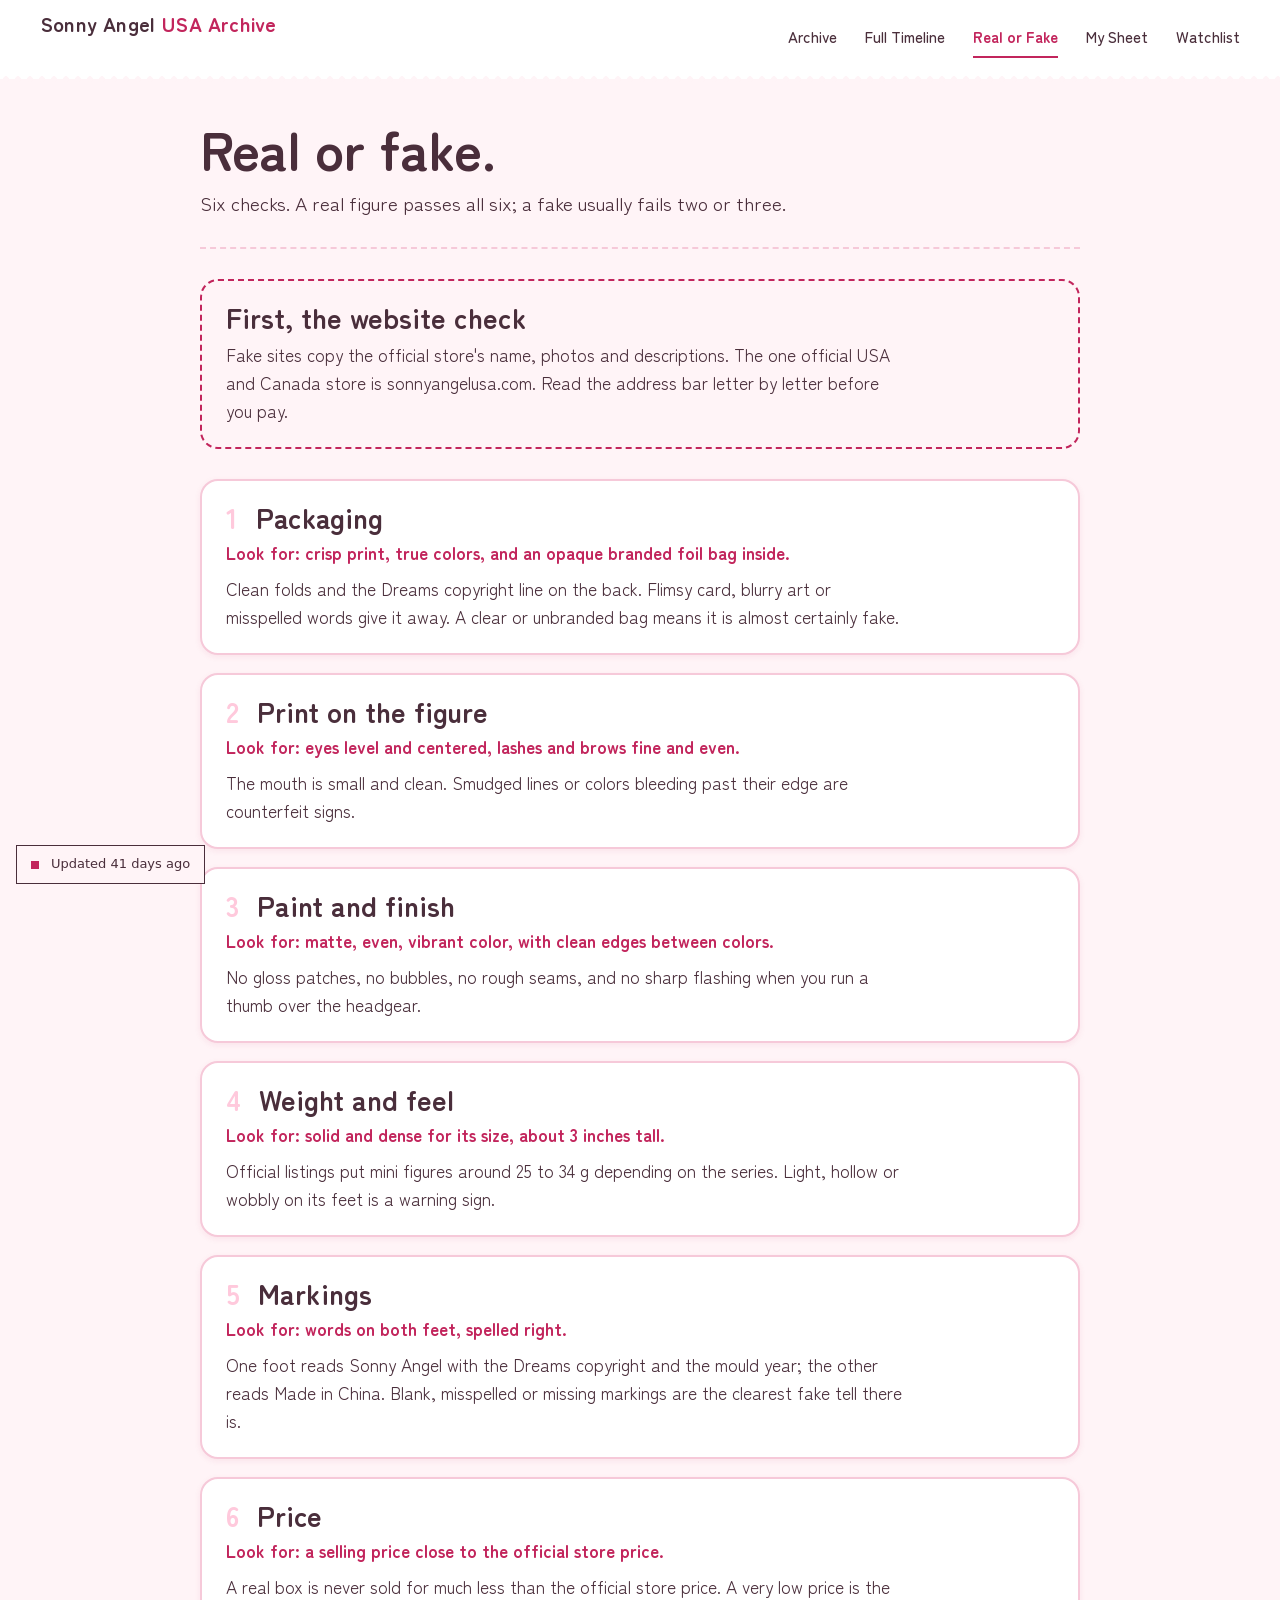
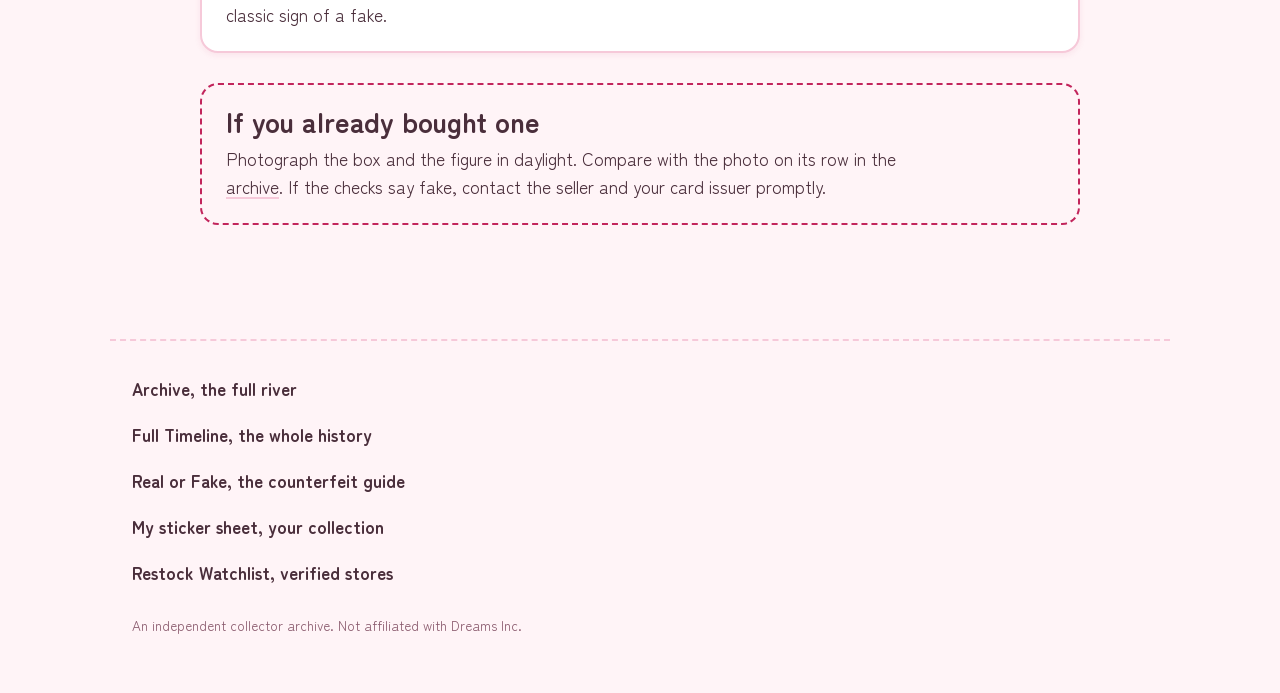
<file: guide.html>
<!doctype html>
<html lang="en">
<head>
<meta charset="utf-8">
<meta name="viewport" content="width=device-width, initial-scale=1">
<title>Real or Fake. Sonny Angel USA Archive.</title>
<meta name="description" content="How to tell a real Sonny Angel from a counterfeit: packaging, print, paint, weight, markings and price red flags, plus the fake website warning from the official USA store.">
<meta name="theme-color" content="#FFF4F7">
<link rel="preload" href="assets/fonts/zen-maru-gothic-latin-700.woff2" as="font" type="font/woff2" crossorigin>
<link rel="stylesheet" href="assets/style.css">
<link rel="stylesheet" href="assets/catalog.css">
<link rel="stylesheet" href="assets/pulse.css">
<link rel="icon" href="data:image/svg+xml,%3Csvg xmlns='http://www.w3.org/2000/svg' viewBox='0 0 32 32'%3E%3Crect width='32' height='32' rx='8' fill='%23FDEBF3'/%3E%3Ctext x='16' y='23' font-family='Georgia' font-size='20' fill='%23D6336C' text-anchor='middle'%3EA%3C/text%3E%3C/svg%3E">
</head>
<body>
<header class="chrome">
  <a class="wordmark" href="index.html">Sonny Angel <span>USA Archive</span></a>
  <nav aria-label="Main">
    <a href="index.html">Archive</a>
    <a href="timeline.html">Full Timeline</a>
    <a href="guide.html" aria-current="page">Real or Fake</a>
    <a href="sheet.html">My Sheet</a>
    <a href="watchlist.html">Watchlist</a>
  </nav>
</header>
<main>
  <section class="head">
    <h1>Real or fake.</h1>
    <p class="standfirst">Six checks. A real figure passes all six; a fake usually fails two or three.</p>
  </section>

  <section class="warning">
    <h2>First, the website check</h2>
    <p>Fake sites copy the official store's name, photos and descriptions. The one official USA and Canada store is sonnyangelusa.com. Read the address bar letter by letter before you pay.</p>
  </section>

  <ol class="checks">
    <li>
      <h2><span>1</span> Packaging</h2>
      <p class="look"><b>Look for:</b> crisp print, true colors, and an opaque branded foil bag inside.</p>
      <p>Clean folds and the Dreams copyright line on the back. Flimsy card, blurry art or misspelled words give it away. A clear or unbranded bag means it is almost certainly fake.</p>
    </li>
    <li>
      <h2><span>2</span> Print on the figure</h2>
      <p class="look"><b>Look for:</b> eyes level and centered, lashes and brows fine and even.</p>
      <p>The mouth is small and clean. Smudged lines or colors bleeding past their edge are counterfeit signs.</p>
    </li>
    <li>
      <h2><span>3</span> Paint and finish</h2>
      <p class="look"><b>Look for:</b> matte, even, vibrant color, with clean edges between colors.</p>
      <p>No gloss patches, no bubbles, no rough seams, and no sharp flashing when you run a thumb over the headgear.</p>
    </li>
    <li>
      <h2><span>4</span> Weight and feel</h2>
      <p class="look"><b>Look for:</b> solid and dense for its size, about 3 inches tall.</p>
      <p>Official listings put mini figures around 25 to 34 g depending on the series. Light, hollow or wobbly on its feet is a warning sign.</p>
    </li>
    <li>
      <h2><span>5</span> Markings</h2>
      <p class="look"><b>Look for:</b> words on both feet, spelled right.</p>
      <p>One foot reads Sonny Angel with the Dreams copyright and the mould year; the other reads Made in China. Blank, misspelled or missing markings are the clearest fake tell there is.</p>
    </li>
    <li>
      <h2><span>6</span> Price</h2>
      <p class="look"><b>Look for:</b> a selling price close to the official store price.</p>
      <p>A real box is never sold for much less than the official store price. A very low price is the classic sign of a fake.</p>
    </li>
  </ol>

  <section class="warning">
    <h2>If you already bought one</h2>
    <p>Photograph the box and the figure in daylight. Compare with the photo on its row in the <a href="index.html">archive</a>. If the checks say fake, contact the seller and your card issuer promptly.</p>
  </section>
</main>
<footer>
  <nav aria-label="Footer">
    <a href="index.html">Archive, the full river</a>
    <a href="timeline.html">Full Timeline, the whole history</a>
    <a href="guide.html">Real or Fake, the counterfeit guide</a>
    <a href="sheet.html">My sticker sheet, your collection</a>
    <a href="watchlist.html">Restock Watchlist, verified stores</a>
  </nav>
  <p>An independent collector archive. Not affiliated with Dreams Inc.</p>
</footer>
<script type="module" src="assets/pulse.js"></script>
</body>
</html>
</file>
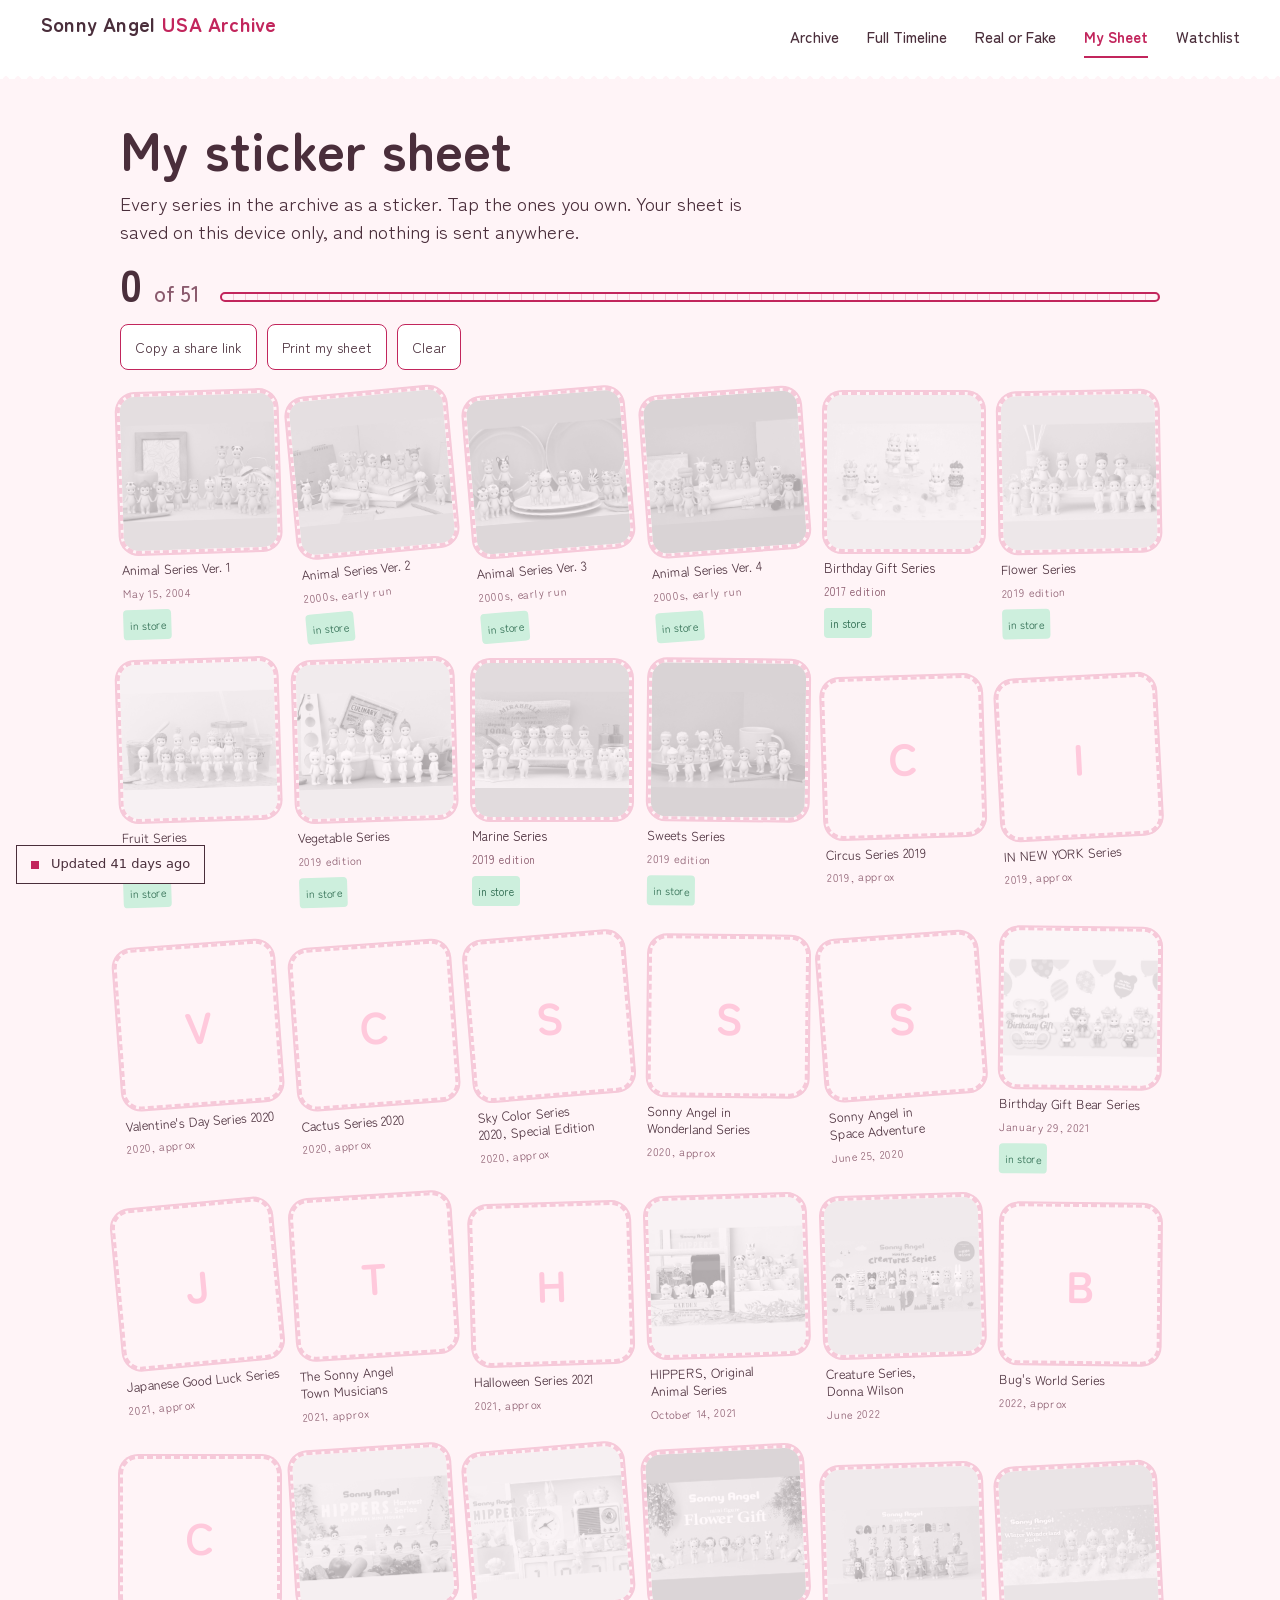
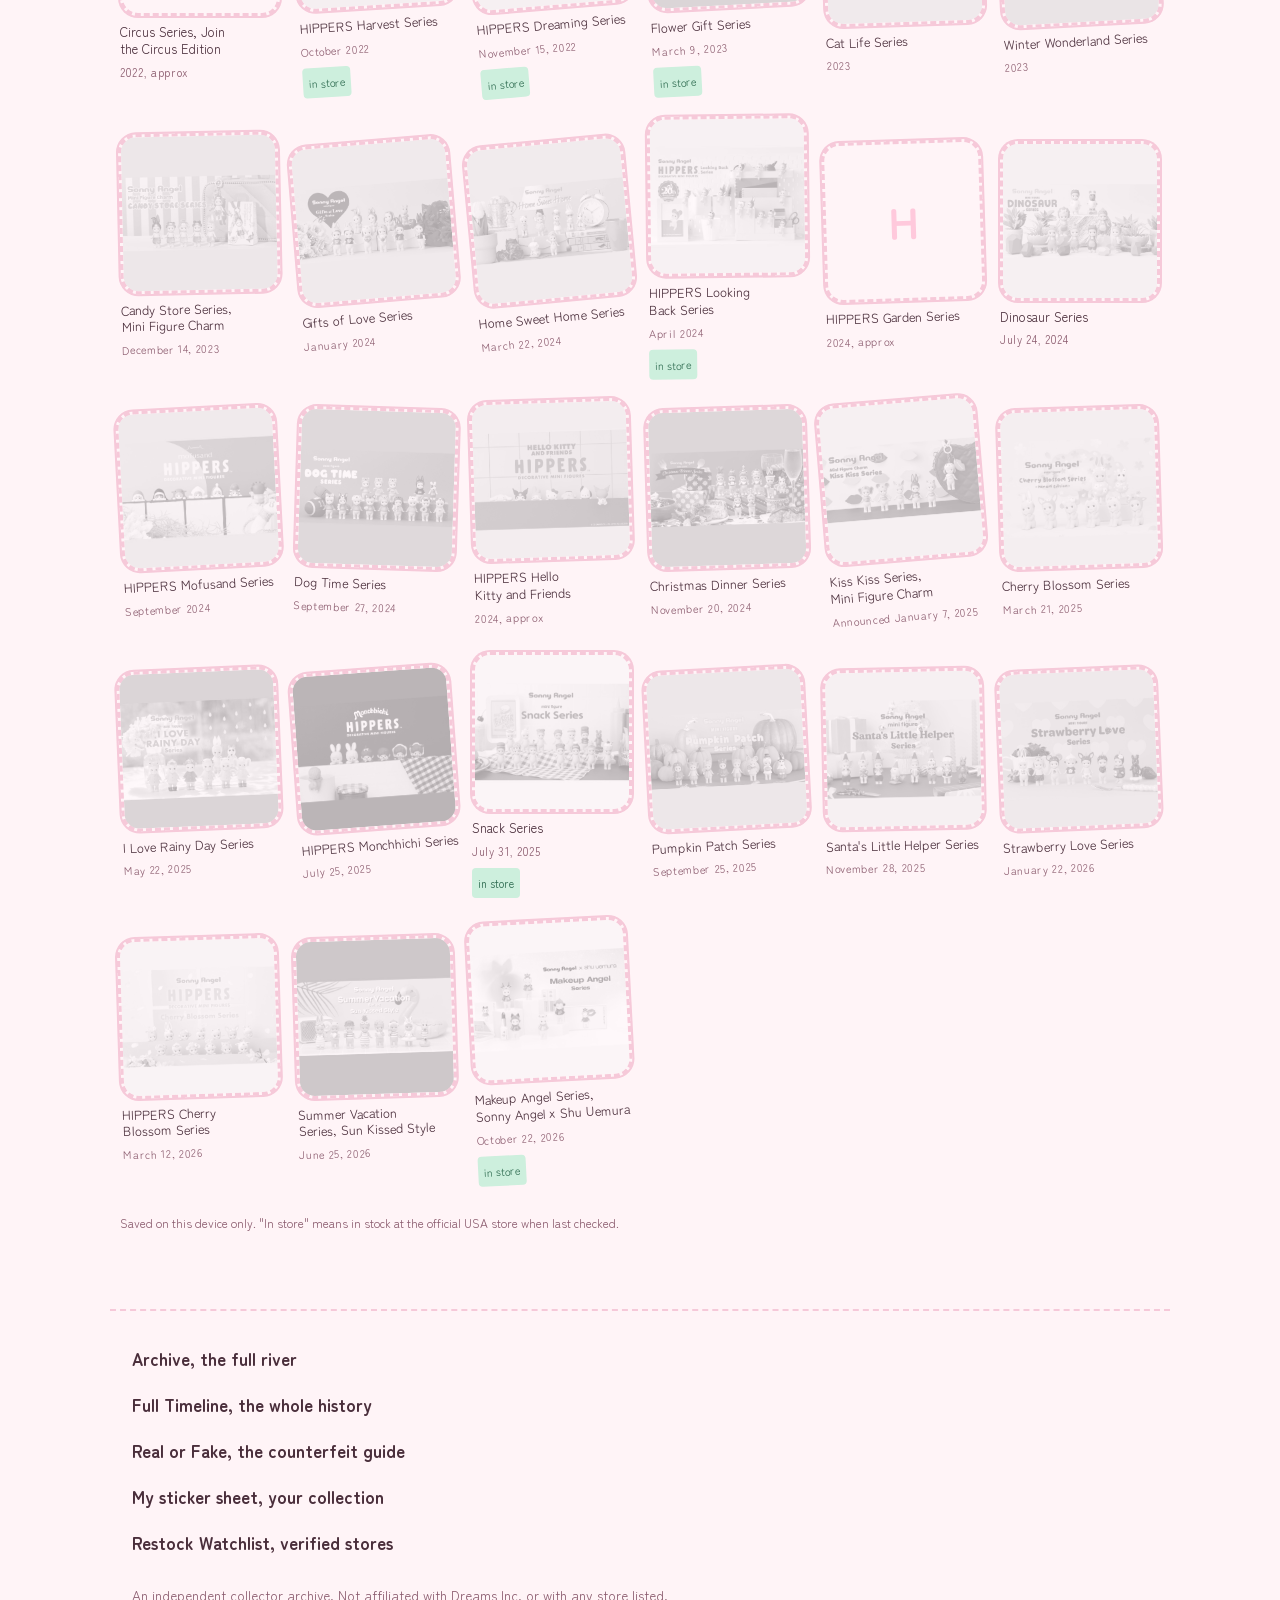
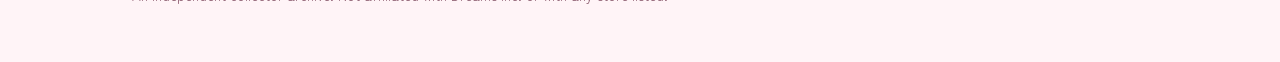
<file: sheet.html>
<!doctype html>
<html lang="en">
<head>
<meta charset="utf-8">
<meta name="viewport" content="width=device-width, initial-scale=1">
<title>My sticker sheet. Sonny Angel USA Archive.</title>
<meta name="description" content="Your own Sonny Angel sticker sheet: every USA series as a sticker to tap as you collect it. Your sheet is saved on this device only.">
<meta name="theme-color" content="#FFF4F7">
<link rel="preload" href="assets/fonts/zen-maru-gothic-latin-700.woff2" as="font" type="font/woff2" crossorigin>
<link rel="stylesheet" href="assets/style.css">
<link rel="stylesheet" href="assets/catalog.css">
<link rel="stylesheet" href="assets/shelf.css">
<link rel="stylesheet" href="assets/pulse.css">
<link rel="icon" href="data:image/svg+xml,%3Csvg xmlns='http://www.w3.org/2000/svg' viewBox='0 0 32 32'%3E%3Crect width='32' height='32' rx='8' fill='%23FDEBF3'/%3E%3Ctext x='16' y='23' font-family='Georgia' font-size='20' fill='%23D6336C' text-anchor='middle'%3EA%3C/text%3E%3C/svg%3E">
</head>
<body>
<header class="chrome">
  <a class="wordmark" href="index.html">Sonny Angel <span>USA Archive</span></a>
  <nav aria-label="Main">
    <a href="index.html">Archive</a>
    <a href="timeline.html">Full Timeline</a>
    <a href="guide.html">Real or Fake</a>
    <a href="sheet.html" aria-current="page">My Sheet</a>
    <a href="watchlist.html">Watchlist</a>
  </nav>
</header>
<section class="sheet-intro">
  <h1>My sticker sheet</h1>
  <p class="standfirst">Every series in the archive as a sticker. Tap the ones you own. Your sheet is saved on this device only, and nothing is sent anywhere.</p>
</section>
<main id="m" class="sheet">
  <noscript><p class="empty">The sticker sheet needs JavaScript. The full list of series is on the <a href="index.html">archive page</a>.</p></noscript>
</main>
<footer>
  <nav aria-label="Footer">
    <a href="index.html">Archive, the full river</a>
    <a href="timeline.html">Full Timeline, the whole history</a>
    <a href="guide.html">Real or Fake, the counterfeit guide</a>
    <a href="sheet.html">My sticker sheet, your collection</a>
    <a href="watchlist.html">Restock Watchlist, verified stores</a>
  </nav>
  <p>An independent collector archive. Not affiliated with Dreams Inc. or with any store listed.</p>
</footer>
<script type="module">
  import { mountSheet } from "./assets/shelf.js";
  mountSheet(document.getElementById("m"));
</script>
<script type="module" src="assets/pulse.js"></script>
</body>
</html>
</file>
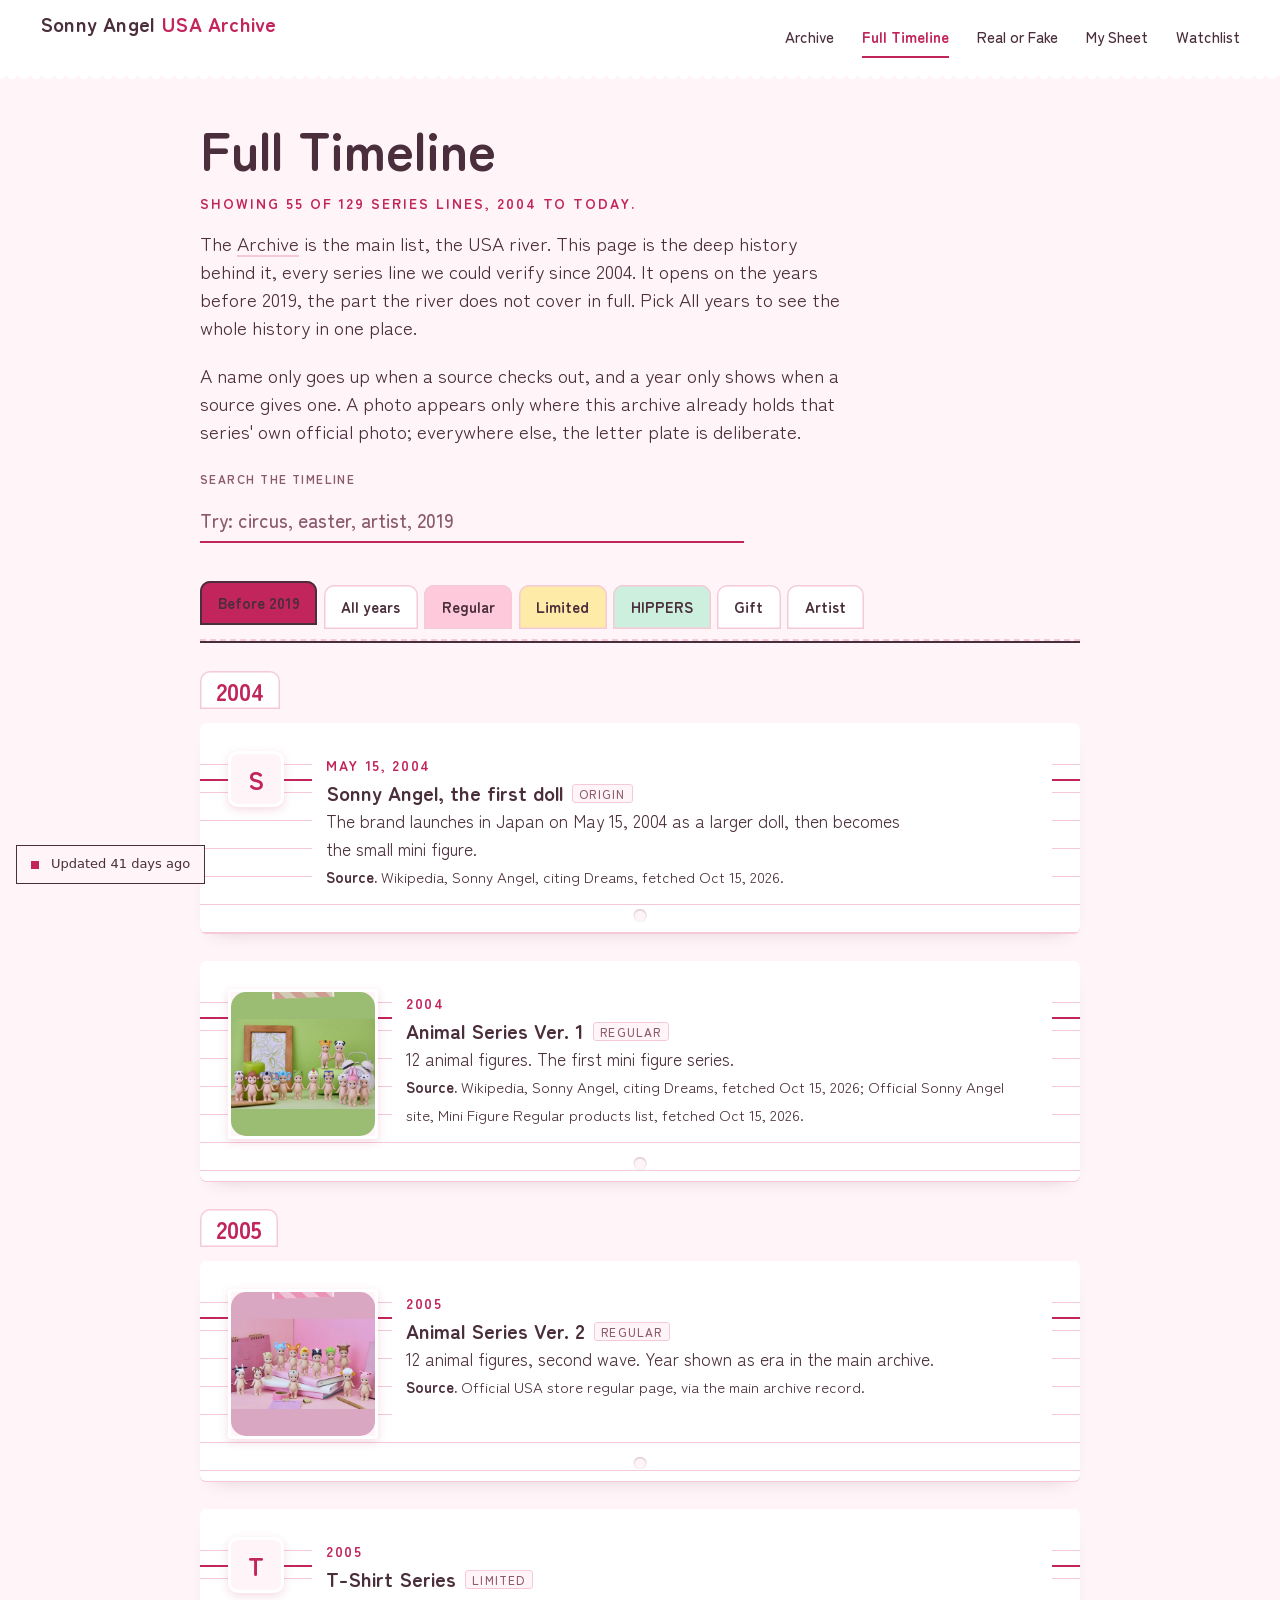
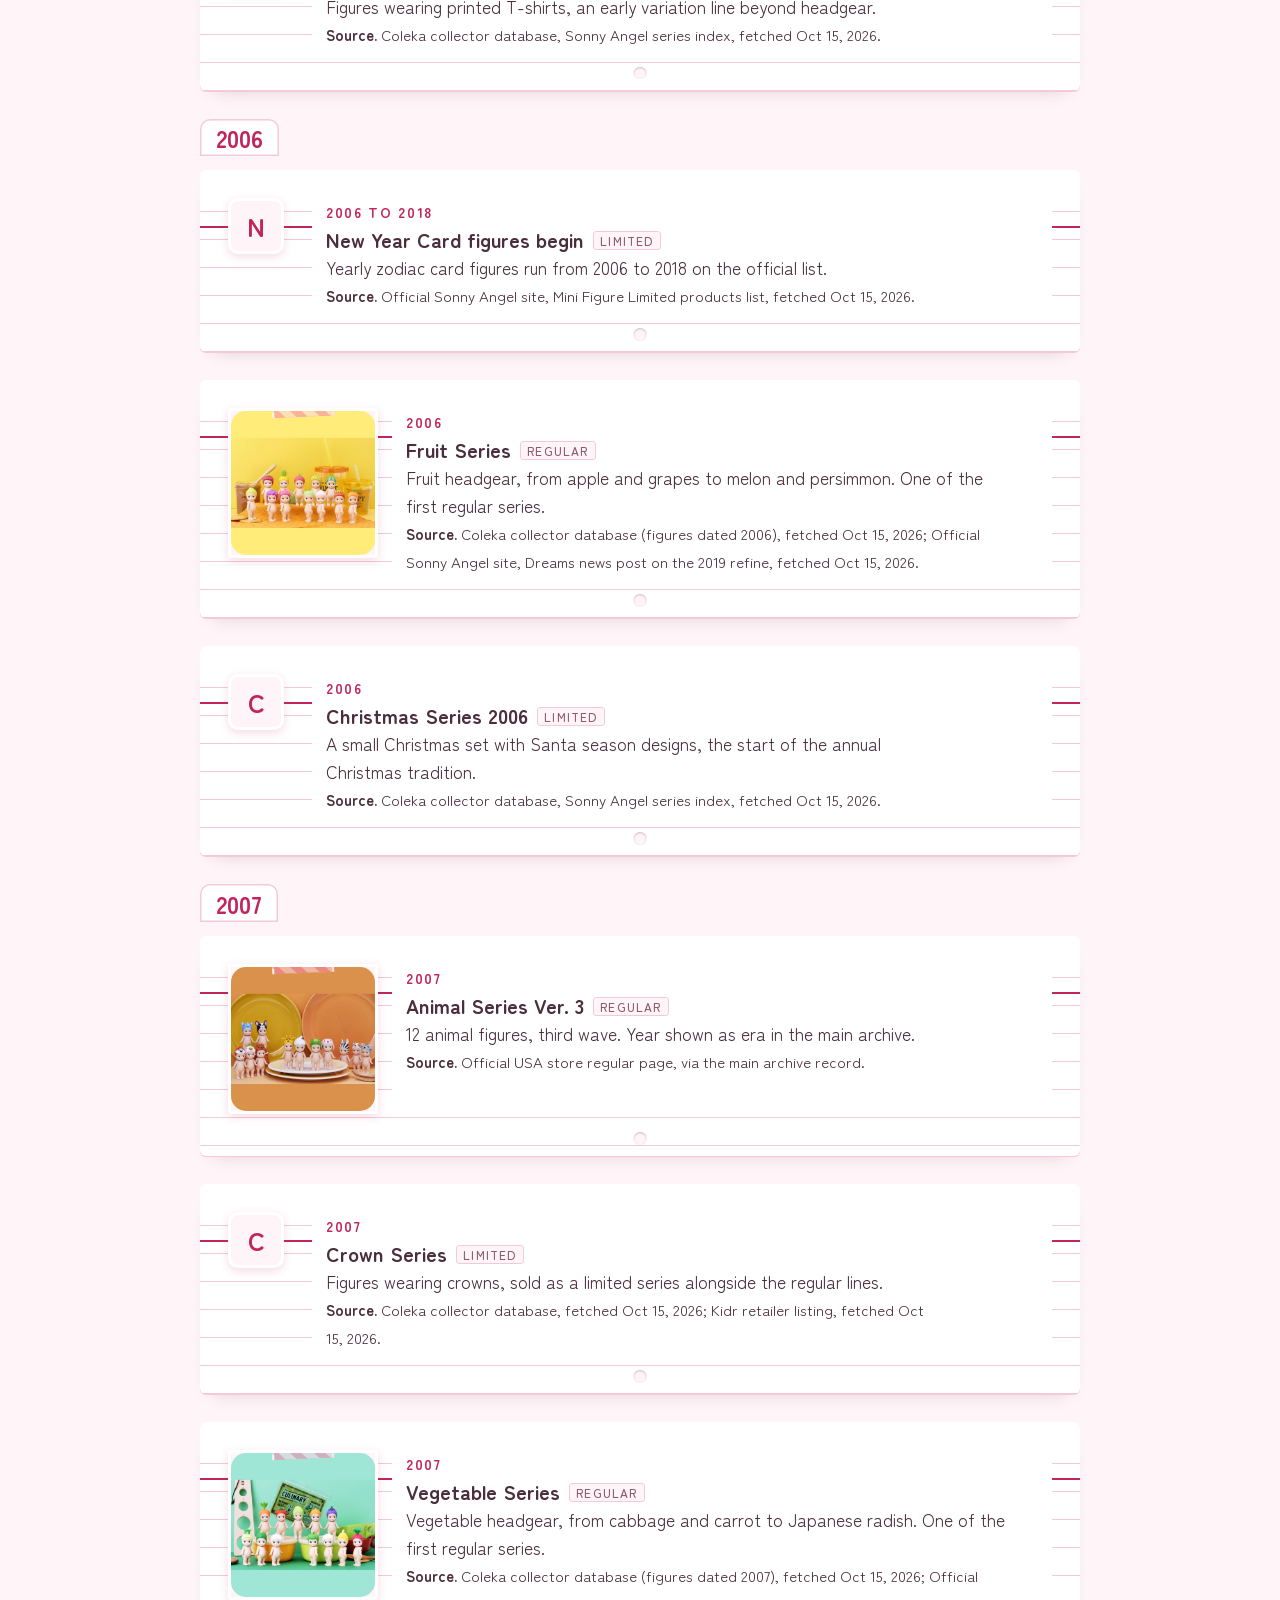
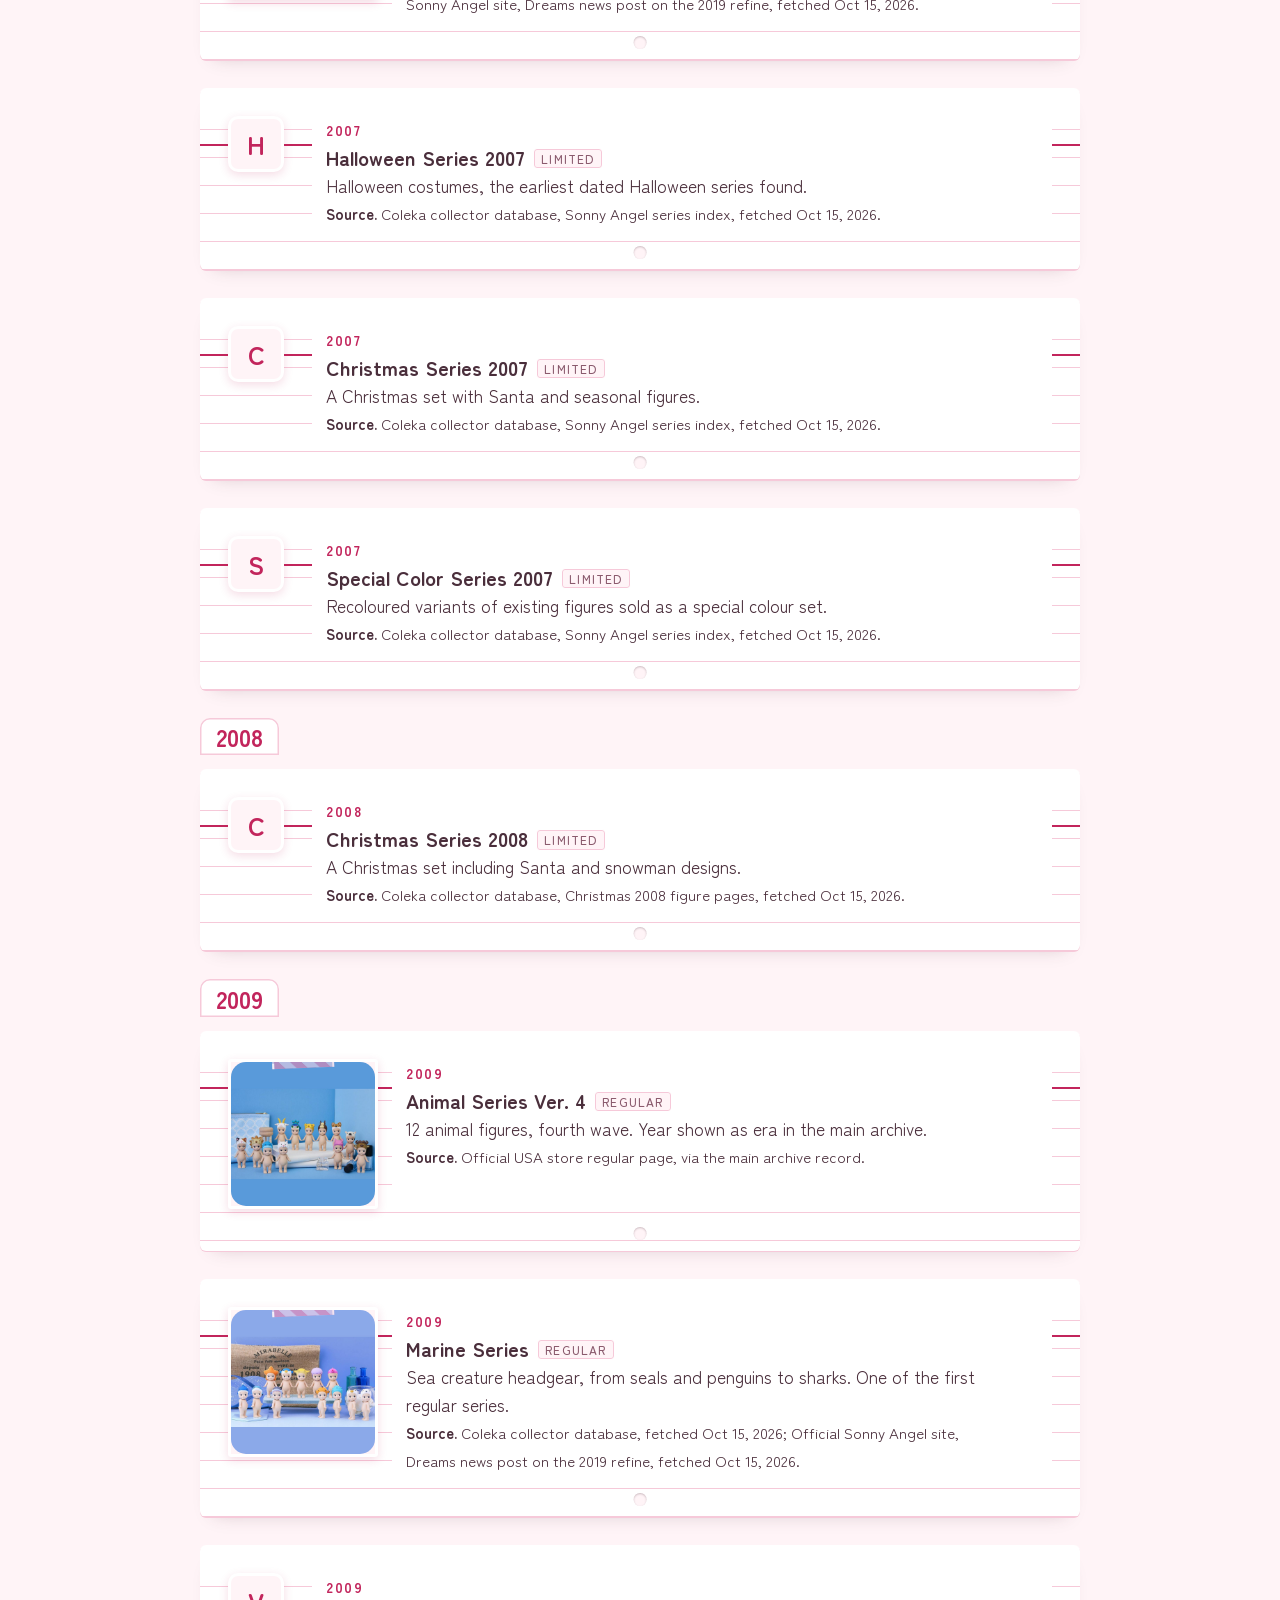
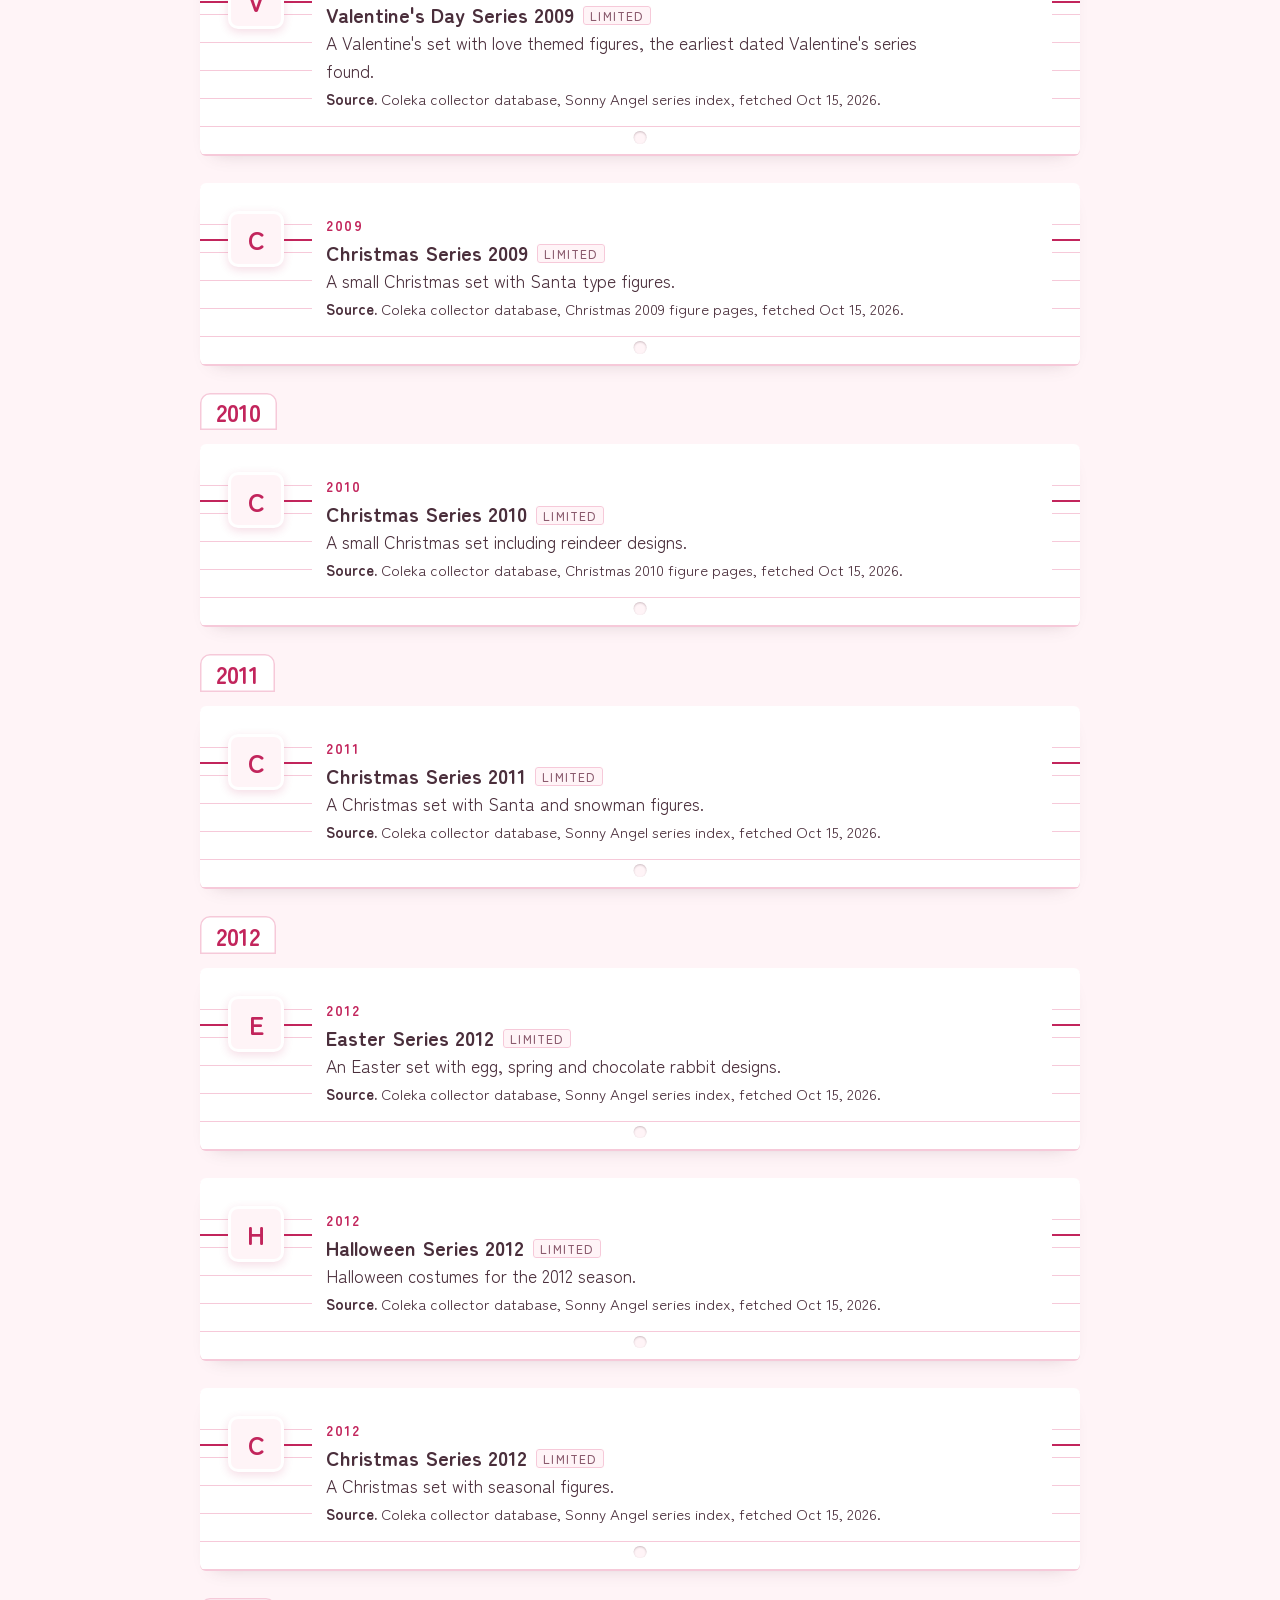
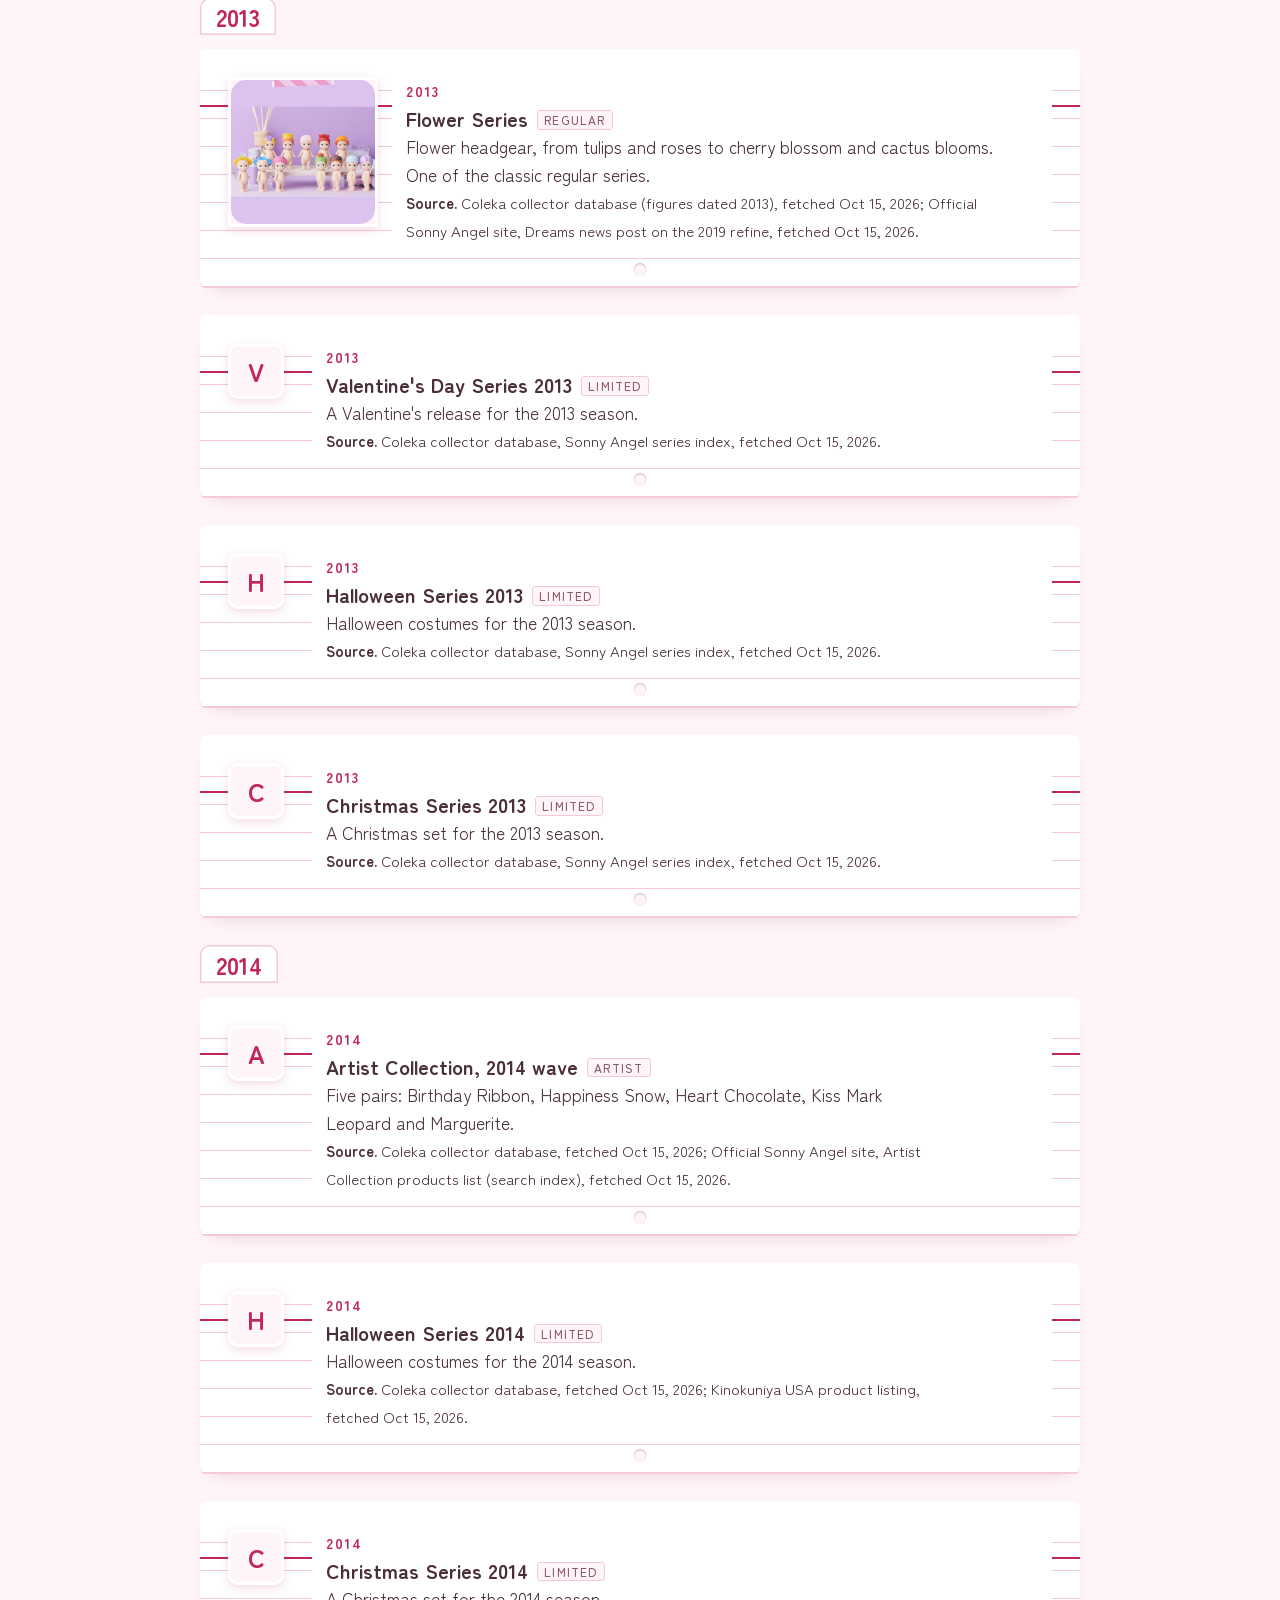
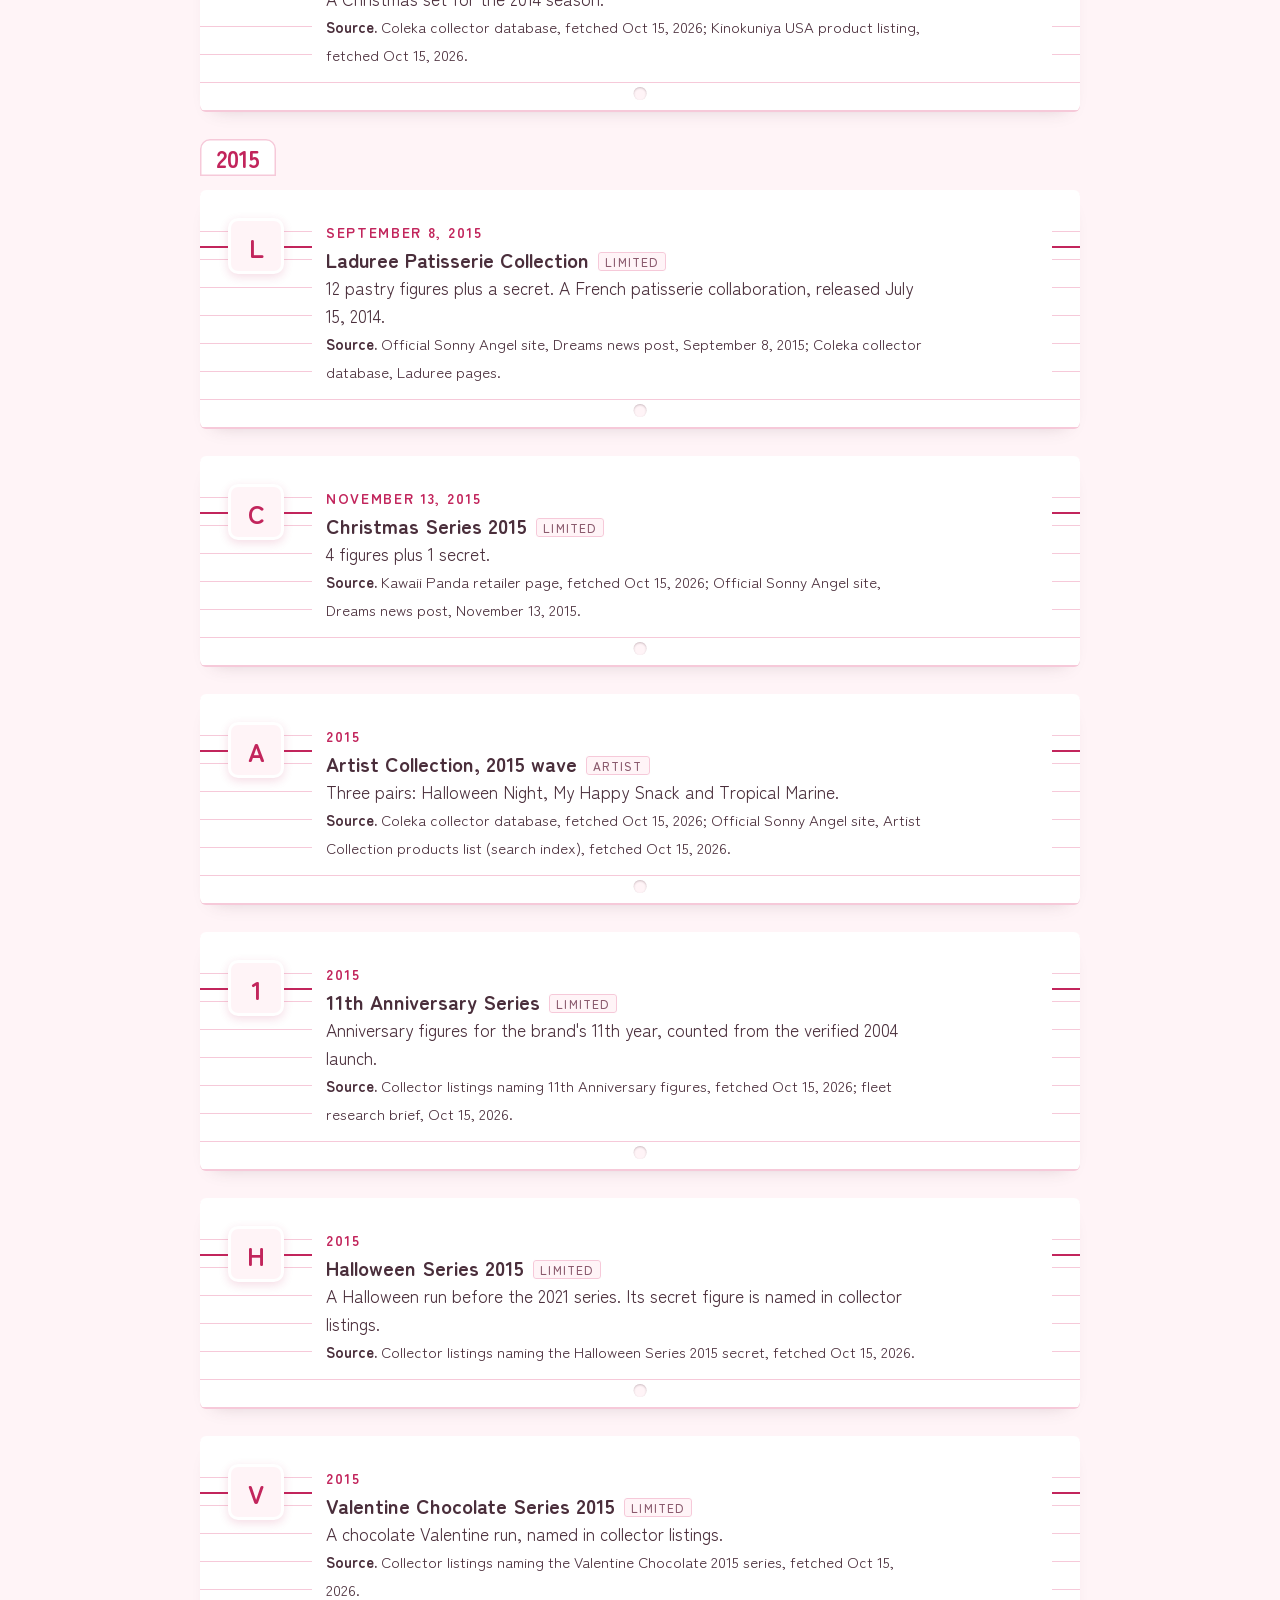
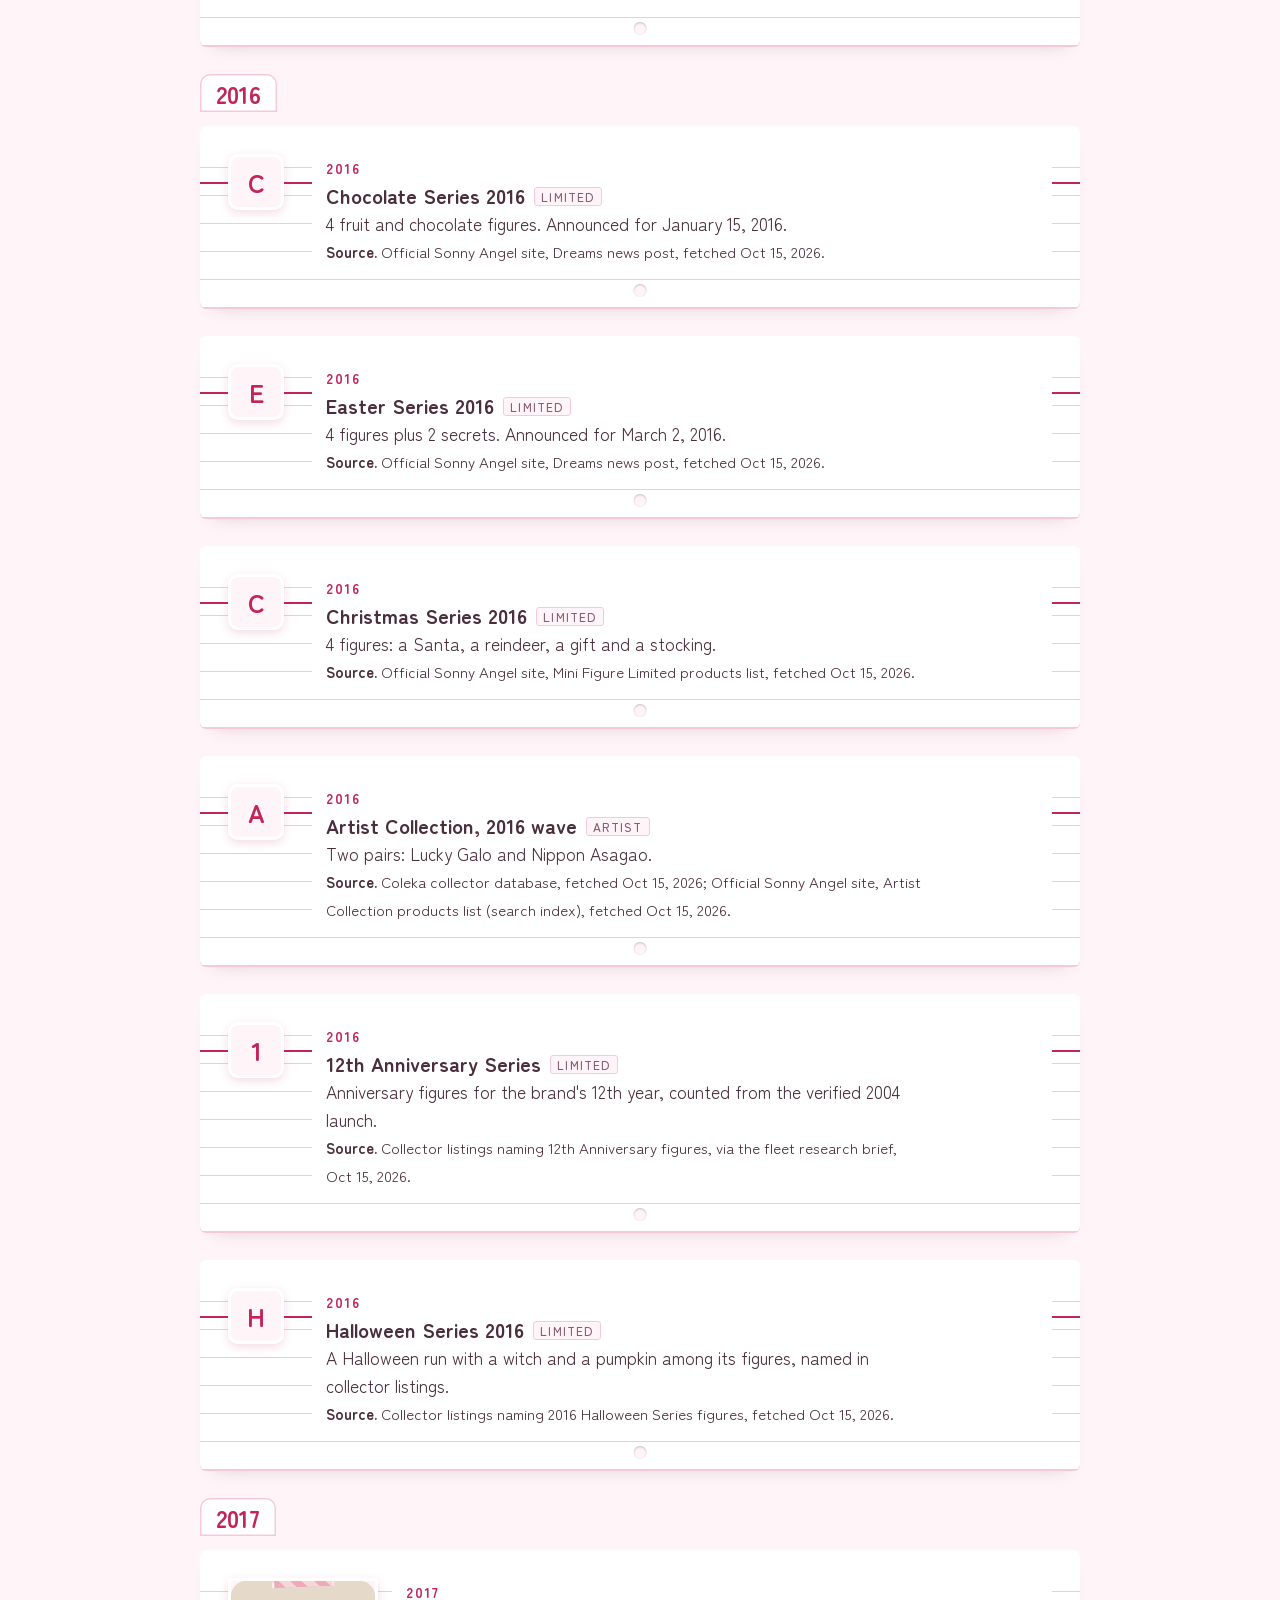
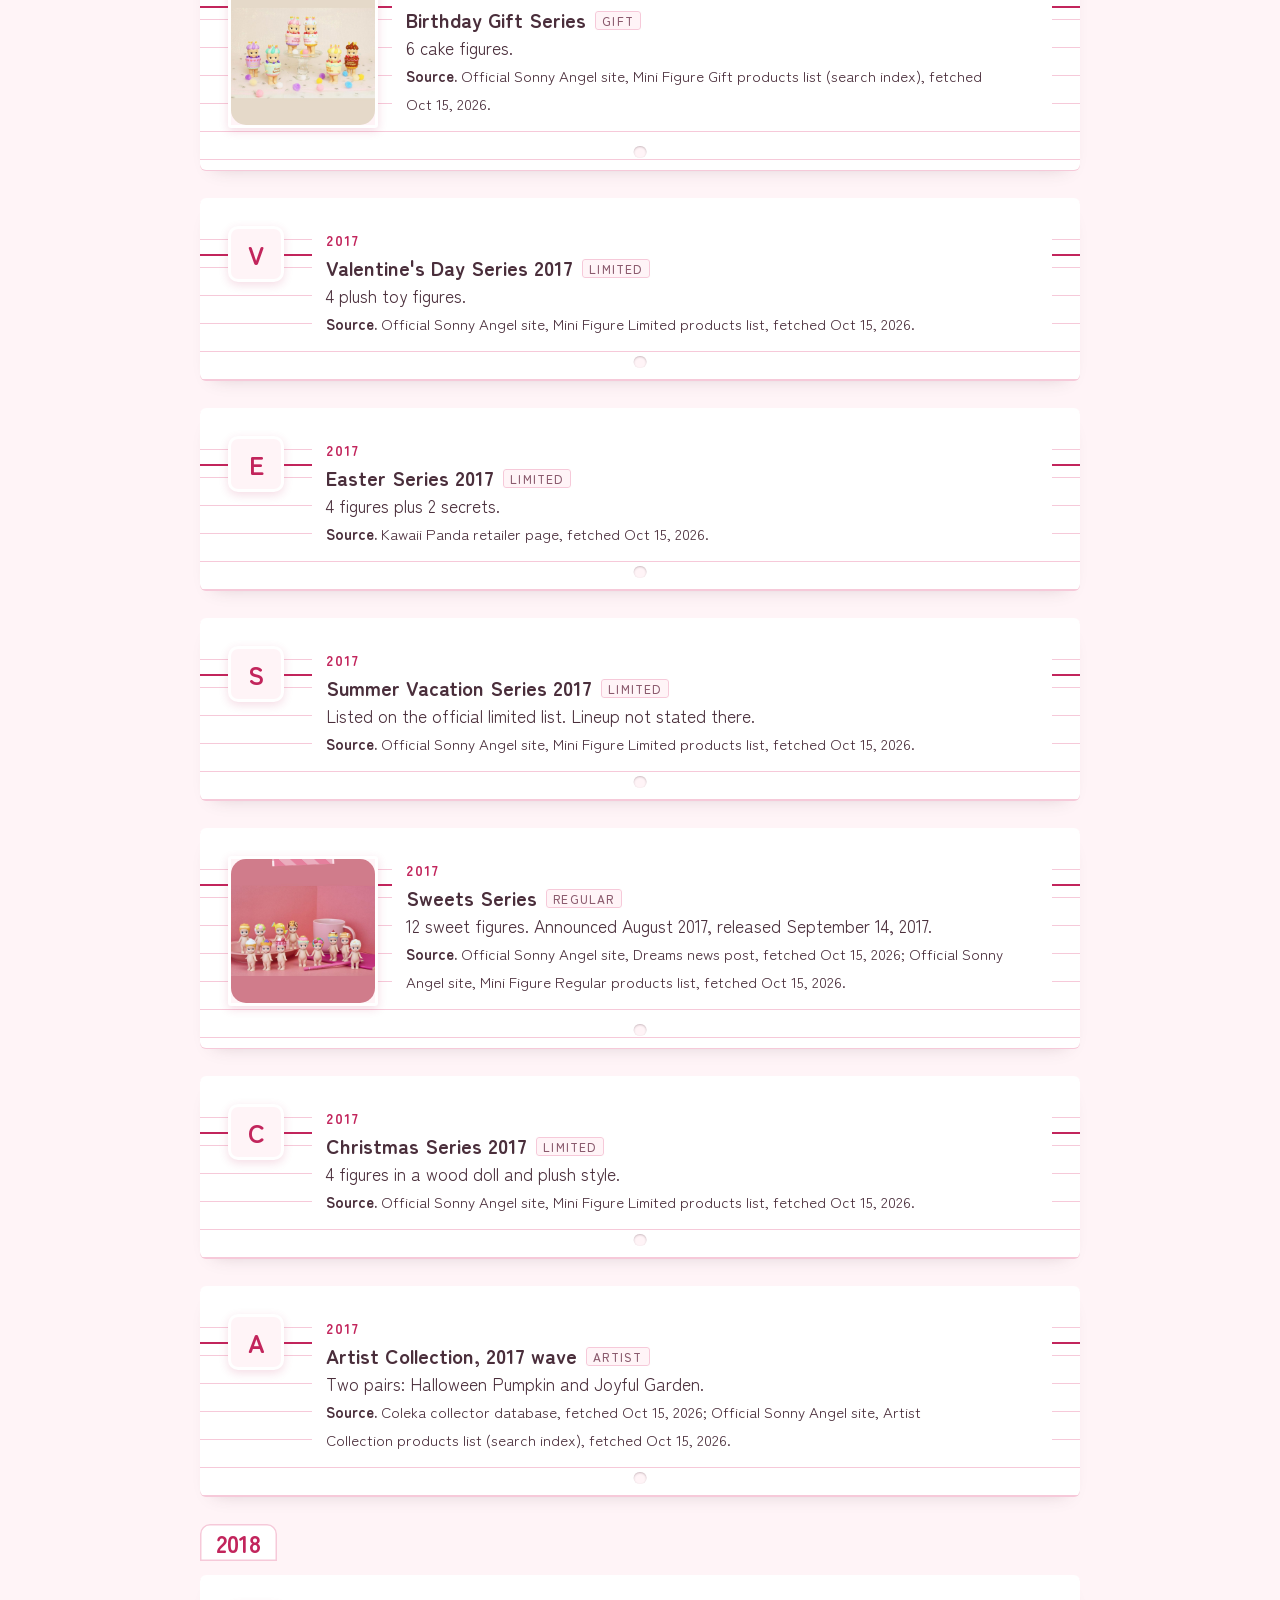
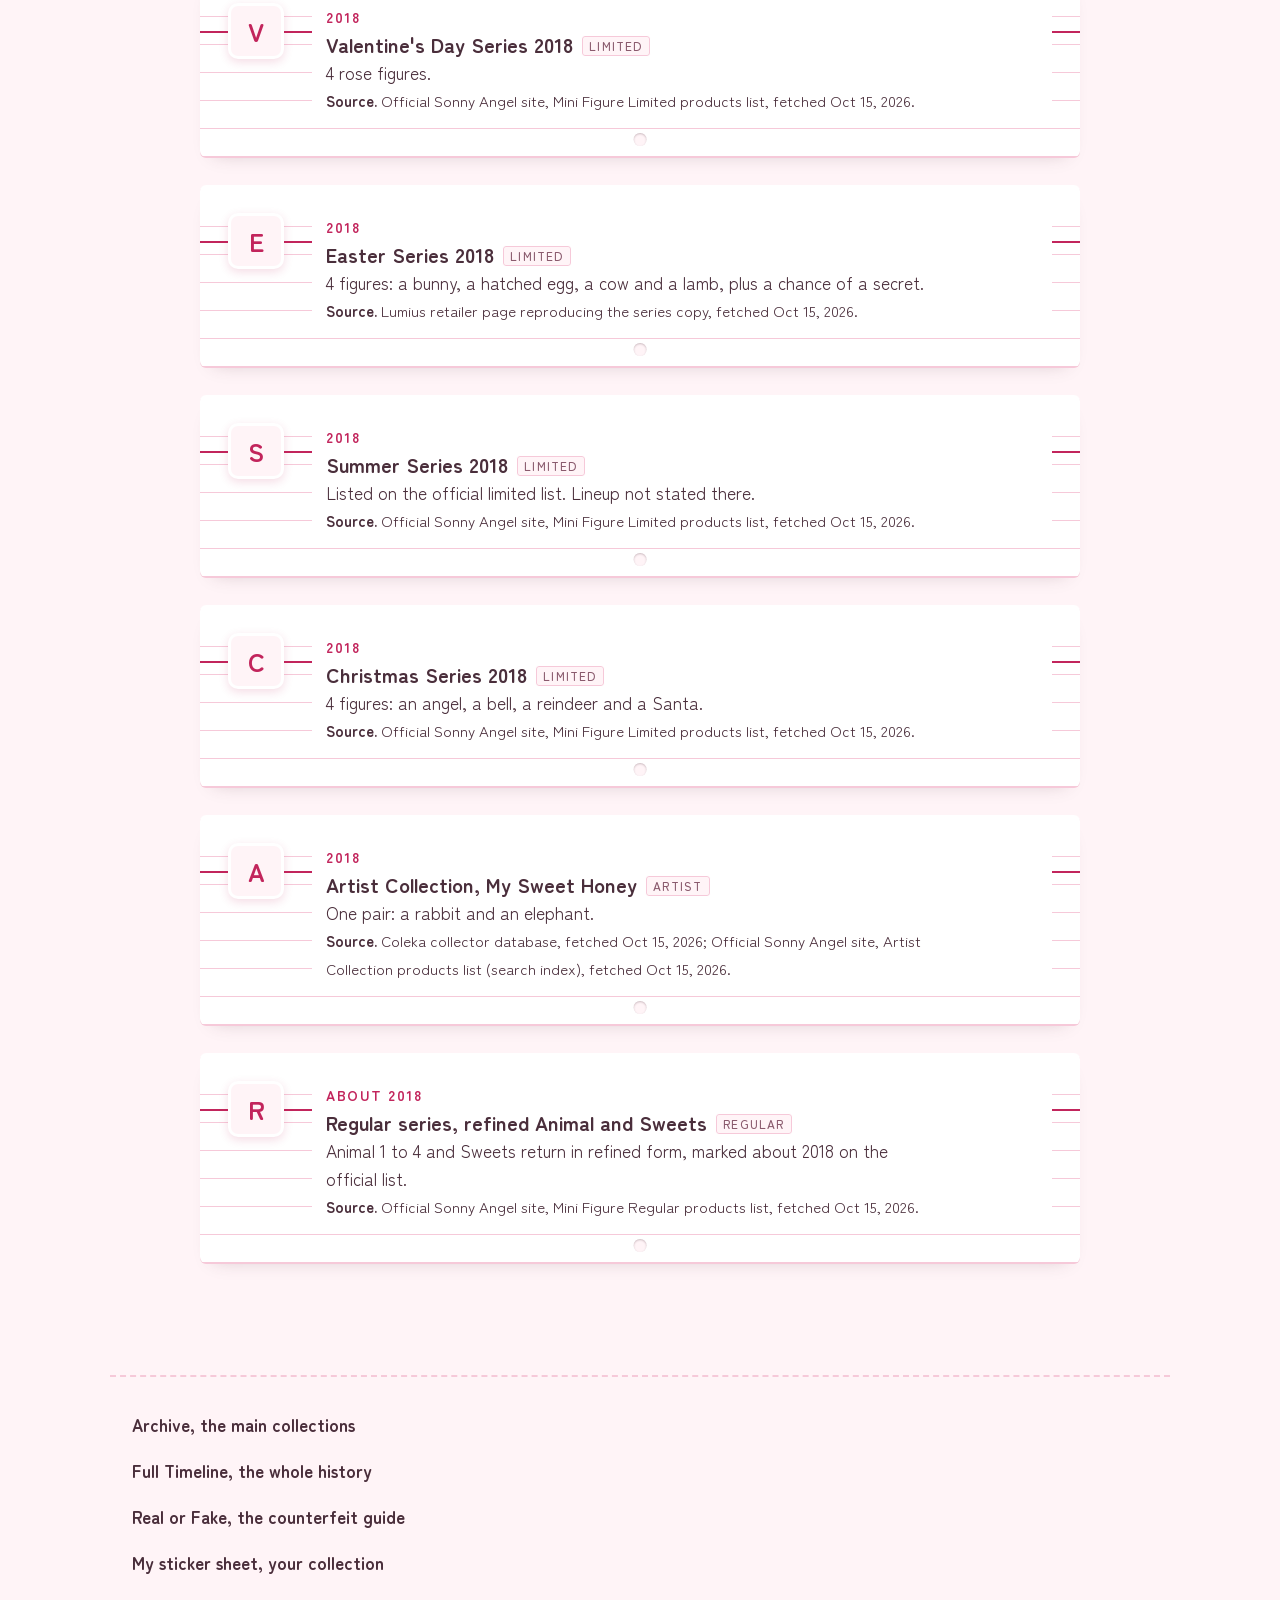
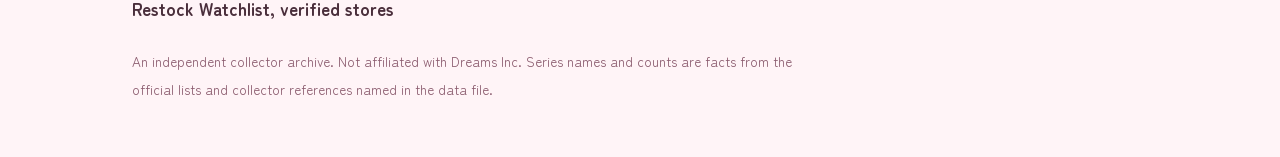
<file: timeline.html>
<!doctype html>
<html lang="en">
<head>
<meta charset="utf-8">
<meta name="viewport" content="width=device-width, initial-scale=1">
<title>Sonny Angel USA Archive. Full Timeline.</title>
<meta name="description" content="The deep Sonny Angel history since 2004, series by series. It opens on the years before 2019, behind the main USA archive river.">
<meta name="theme-color" content="#FFF4F7">
<link rel="preload" href="assets/fonts/zen-maru-gothic-latin-700.woff2" as="font" type="font/woff2" crossorigin>
<link rel="stylesheet" href="assets/style.css">
<link rel="stylesheet" href="assets/catalog.css">
<link rel="stylesheet" href="assets/pulse.css">
<link rel="icon" href="data:image/svg+xml,%3Csvg xmlns='http://www.w3.org/2000/svg' viewBox='0 0 32 32'%3E%3Crect width='32' height='32' rx='8' fill='%23FDEBF3'/%3E%3Ctext x='16' y='23' font-family='Georgia' font-size='20' fill='%23D6336C' text-anchor='middle'%3EA%3C/text%3E%3C/svg%3E">
</head>
<body>
<header class="chrome">
  <a class="wordmark" href="index.html">Sonny Angel <span>USA Archive</span></a>
  <nav aria-label="Main">
    <a href="index.html">Archive</a>
    <a href="timeline.html" aria-current="page">Full Timeline</a>
    <a href="guide.html">Real or Fake</a>
    <a href="sheet.html">My Sheet</a>
    <a href="watchlist.html">Watchlist</a>
  </nav>
</header>
<main>
  <section class="head">
    <h1>Full Timeline</h1>
    <p class="count" id="count-line"></p>
    <p class="standfirst">The <a href="index.html">Archive</a> is the main list, the USA river. This page is the deep history behind it, every series line we could verify since 2004. It opens on the years before 2019, the part the river does not cover in full. Pick All years to see the whole history in one place.</p>
    <p class="standfirst">A name only goes up when a source checks out, and a year only shows when a source gives one. A photo appears only where this archive already holds that series' own official photo; everywhere else, the letter plate is deliberate.</p>
    <form class="search" role="search" onsubmit="return false">
      <label for="q">Search the timeline</label>
      <input id="q" type="search" placeholder="Try: circus, easter, artist, 2019" autocomplete="off">
    </form>
    <p class="filters" role="group" aria-label="Line filter">
      <button type="button" data-f="before" class="on" aria-pressed="true">Before 2019</button>
      <button type="button" data-f="all" aria-pressed="false">All years</button>
      <button type="button" data-f="Regular" aria-pressed="false">Regular</button>
      <button type="button" data-f="Limited" aria-pressed="false">Limited</button>
      <button type="button" data-f="HIPPERS" aria-pressed="false">HIPPERS</button>
      <button type="button" data-f="Gift" aria-pressed="false">Gift</button>
      <button type="button" data-f="Artist" aria-pressed="false">Artist</button>
    </p>
  </section>
  <section id="river" aria-live="polite"></section>
</main>
<footer>
  <nav aria-label="Footer">
    <a href="index.html">Archive, the main collections</a>
    <a href="timeline.html">Full Timeline, the whole history</a>
    <a href="guide.html">Real or Fake, the counterfeit guide</a>
    <a href="sheet.html">My sticker sheet, your collection</a>
    <a href="watchlist.html">Restock Watchlist, verified stores</a>
  </nav>
  <p>An independent collector archive. Not affiliated with Dreams Inc. Series names and counts are facts from the official lists and collector references named in the data file.</p>
</footer>
<script src="assets/timeline.js"></script>
<script type="module" src="assets/pulse.js"></script>
</body>
</html>
</file>
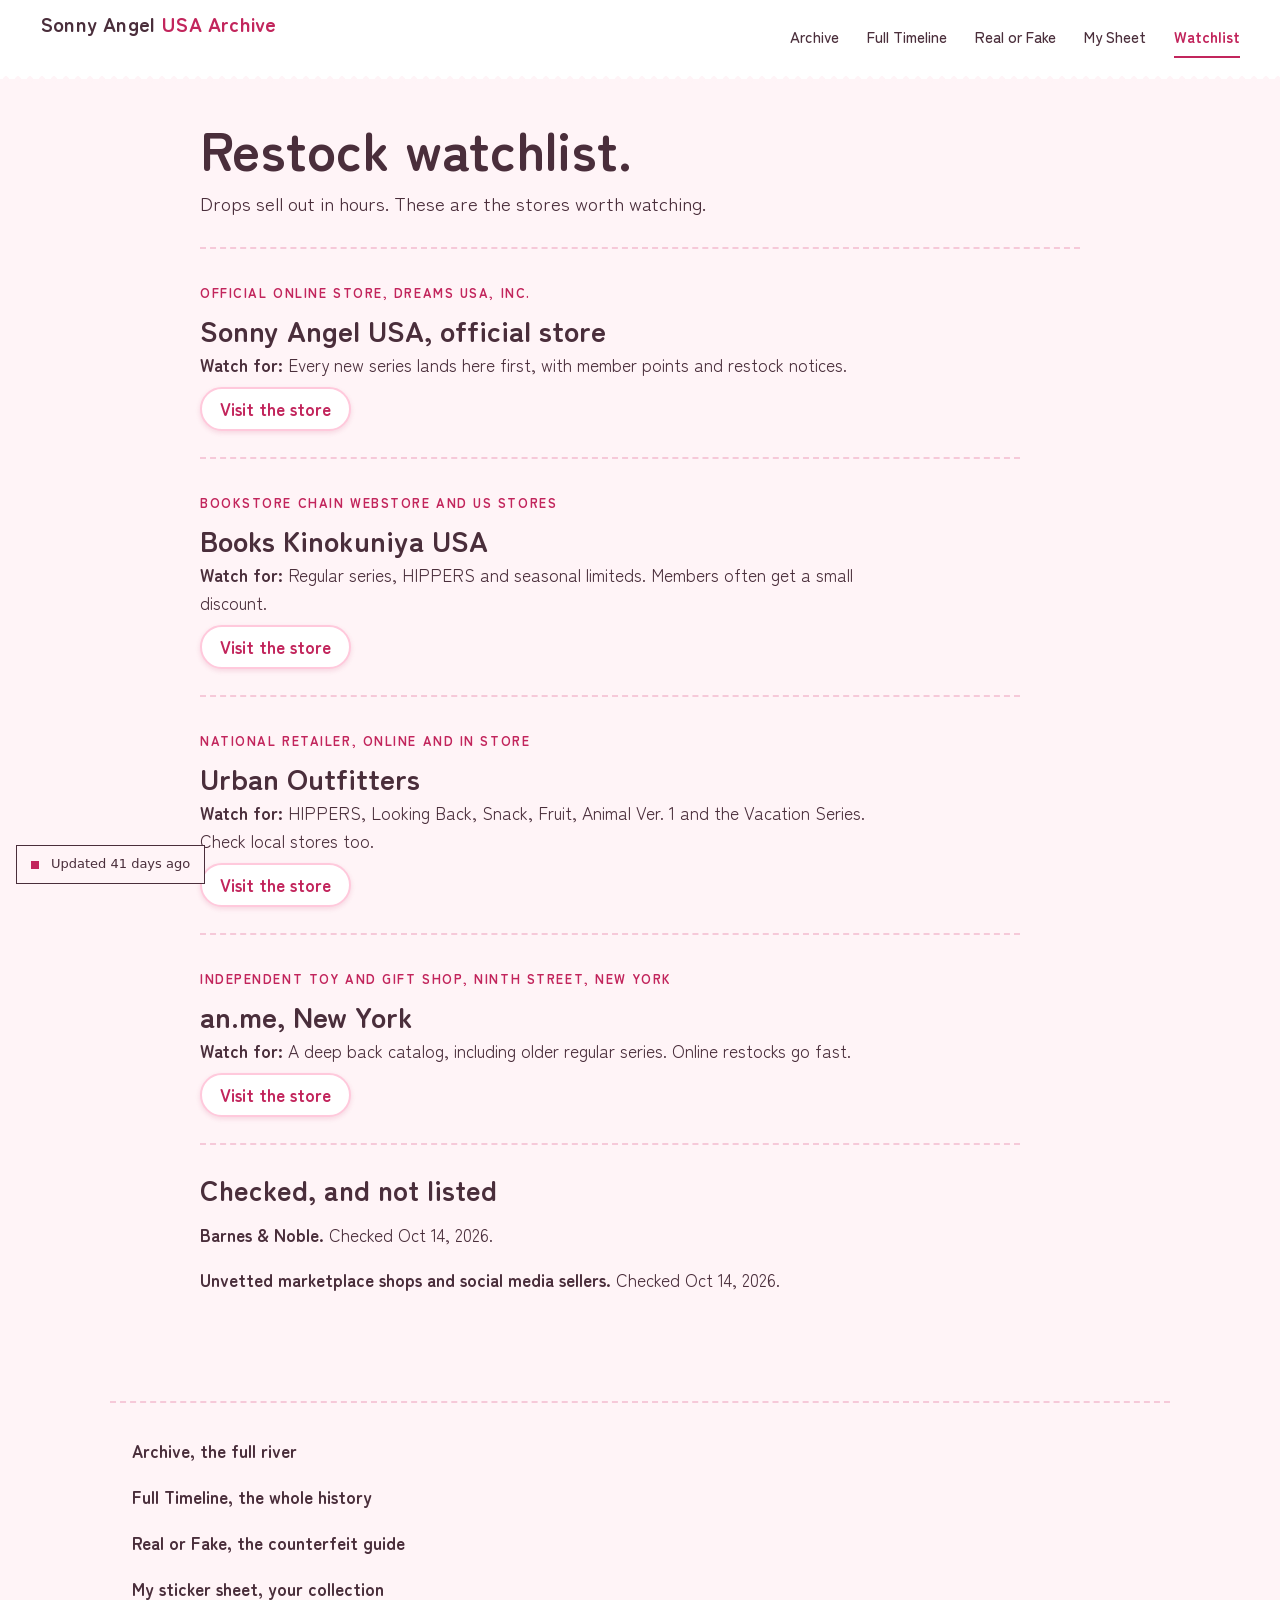
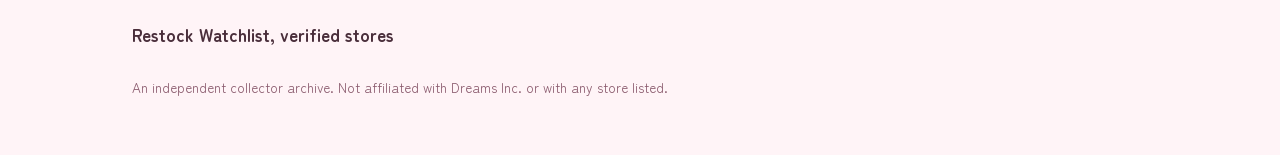
<file: watchlist.html>
<!doctype html>
<html lang="en">
<head>
<meta charset="utf-8">
<meta name="viewport" content="width=device-width, initial-scale=1">
<title>Restock Watchlist. Sonny Angel USA Archive.</title>
<meta name="description" content="Stores worth watching for Sonny Angel restocks. Every store listed was checked firsthand: a real retailer, real reviews or press, and a real Sonny Angel stock history.">
<meta name="theme-color" content="#FFF4F7">
<link rel="preload" href="assets/fonts/zen-maru-gothic-latin-700.woff2" as="font" type="font/woff2" crossorigin>
<link rel="stylesheet" href="assets/style.css">
<link rel="stylesheet" href="assets/catalog.css">
<link rel="stylesheet" href="assets/pulse.css">
<link rel="icon" href="data:image/svg+xml,%3Csvg xmlns='http://www.w3.org/2000/svg' viewBox='0 0 32 32'%3E%3Crect width='32' height='32' rx='8' fill='%23FDEBF3'/%3E%3Ctext x='16' y='23' font-family='Georgia' font-size='20' fill='%23D6336C' text-anchor='middle'%3EA%3C/text%3E%3C/svg%3E">
</head>
<body>
<header class="chrome">
  <a class="wordmark" href="index.html">Sonny Angel <span>USA Archive</span></a>
  <nav aria-label="Main">
    <a href="index.html">Archive</a>
    <a href="timeline.html">Full Timeline</a>
    <a href="guide.html">Real or Fake</a>
    <a href="sheet.html">My Sheet</a>
    <a href="watchlist.html" aria-current="page">Watchlist</a>
  </nav>
</header>
<main>
  <section class="head">
    <h1>Restock watchlist.</h1>
    <p class="standfirst">Drops sell out in hours. These are the stores worth watching.</p>
  </section>
  <noscript><p class="empty">The store list needs JavaScript. The official store is sonnyangelusa.com.</p></noscript>
  <section id="shops" aria-live="polite"></section>
  <section class="honesty">
    <h2>Checked, and not listed</h2>
    <div id="not-listed"></div>
  </section>
</main>
<footer>
  <nav aria-label="Footer">
    <a href="index.html">Archive, the full river</a>
    <a href="timeline.html">Full Timeline, the whole history</a>
    <a href="guide.html">Real or Fake, the counterfeit guide</a>
    <a href="sheet.html">My sticker sheet, your collection</a>
    <a href="watchlist.html">Restock Watchlist, verified stores</a>
  </nav>
  <p>An independent collector archive. Not affiliated with Dreams Inc. or with any store listed.</p>
</footer>
<script src="assets/watchlist.js"></script>
<script type="module" src="assets/pulse.js"></script>
</body>
</html>
</file>
<file: assets/style.css>
@font-face{font-family:"Zen Maru Gothic";font-weight:700;font-display:swap;
  src:url("fonts/zen-maru-gothic-latin-700.woff2") format("woff2")}
@font-face{font-family:"Zen Maru Gothic";font-weight:500;font-display:swap;
  src:url("fonts/zen-maru-gothic-latin-500.woff2") format("woff2")}
:root{
  --round:"Zen Maru Gothic","Hiragino Maru Gothic ProN","Arial Rounded MT Bold",system-ui,sans-serif;
  --paper:#FFF8FA; --ink:#46303C; --accent:#C2255C; --pink:#F783AC;
  --blush:#FDEBF3; --rule:#F3C2D8; --muted:#8A5A6D; --mint:#BFE9D2;
}
*{box-sizing:border-box}
html{scroll-behavior:auto}
body{margin:0;background:var(--paper);color:var(--ink);
  font-family:-apple-system,BlinkMacSystemFont,"Segoe UI",Helvetica,Arial,sans-serif;
  font-size:17px;line-height:1.5}
a{color:var(--ink)}
.round{font-family:var(--round);top:0;background:var(--paper);z-index:5;
  display:flex;justify-content:space-between;align-items:center;gap:16px;
  padding:14px 22px 20px}
.chrome::after{content:"";position:absolute;left:0;right:0;bottom:0;height:9px;
  background:repeating-linear-gradient(90deg,
    #FFD6E8 0 30px,#D8F3E3 30px 46px,#FFF0BF 46px 66px,#FFC4D8 66px 96px);
  opacity:.85}
.wordmark{font-family:var(--round);font-size:21px;
  text-decoration:none;font-weight:700;letter-spacing:.2px;
  min-height:44px;display:inline-flex;align-items:center;gap:9px}
.wordmark::before{content:"";width:13px;height:13px;border-radius:50%;
  background:var(--pink);box-shadow:0 0 0 2.5px #fff,0 1px 4px rgba(194,37,92,.35);
  flex:none}
.wordmark span{color:var(--accent)}
.chrome nav{display:flex;gap:4px}
.chrome nav a{text-decoration:none;font-size:15px;min-height:44px;
  display:inline-flex;align-items:center;padding:0 13px;border-radius:999px}
.chrome nav a[aria-current="page"]{background:var(--blush);color:var(--accent);
  font-weight:700;box-shadow:inset 0 0 0 1.5px var(--rule)}
main{max-width:1060px;margin:0 auto;padding:0 22px 40px}
.head{padding:40px 0 10px;border-bottom:2px dashed var(--rule)}
h1{font-family:var(--round);font-weight:700;
  font-size:54px;line-height:1.08;margin:0 0 12px;color:var(--ink)}
.count{font-size:14px;letter-spacing:.14em;text-transform:uppercase;
  color:var(--accent);font-weight:700;margin:0 0 12px}
.standfirst{max-width:640px;font-size:19px;margin:0 0 20px}
.search label{display:block;font-size:13px;letter-spacing:.12em;
  text-transform:uppercase;color:var(--muted);margin-bottom:6px}
.search input{width:100%;max-width:640px;min-height:52px;font-size:18px;
  padding:10px 20px;border:2px solid var(--pink);border-radius:999px;
  background:#fff;color:var(--ink)}
.search input:focus{outline:3px solid var(--blush);outline-offset:1px}
.filters{display:flex;gap:10px;flex-wrap:wrap;margin:18px 0 8px}
.filters button{min-height:44px;padding:8px 20px;font-size:16px;
  font-family:var(--round);
  border:2px solid var(--rule);border-radius:999px;background:#fff;
  color:var(--ink);cursor:pointer}
.filters button.on{background:var(--accent);border-color:var(--accent);color:#fff}
.yearblock{display:grid;grid-template-columns:96px 1fr;gap:0 26px;
  border-bottom:2px dashed var(--rule)}
.year{font-family:var(--round);font-size:48px;font-weight:700;
  line-height:1;padding:32px 0 0;color:var(--accent)}
.rows{min-width:0}
.drop{display:grid;grid-template-columns:150px 1fr;gap:6px 22px;
  padding:26px 0;border-bottom:2px dashed var(--rule)}
.drop:last-child{border-bottom:none}
.plate{position:relative;width:150px;height:150px;border-radius:18px;
  border:3px solid #fff;background:var(--blush);
  box-shadow:0 3px 10px rgba(194,37,92,.16);
  display:flex;align-items:center;justify-content:center}
.plate::before{content:"";position:absolute;top:-9px;left:50%;z-index:2;
  width:58px;height:15px;transform:translateX(-50%) rotate(-2.5deg);
  background:repeating-linear-gradient(45deg,
    rgba(247,131,172,.55) 0 8px,rgba(255,214,232,.55) 8px 16px);
  border-left:2px dashed rgba(255,255,255,.75);
  border-right:2px dashed rgba(255,255,255,.75)}
.plate img{width:100%;height:100%;object-fit:cover;display:block;
  border-radius:15px}
.plate .initial{font-family:var(--round);font-size:68px;font-weight:700;color:var(--pink)}
.dropbody{min-width:0}
.dropdate{font-size:13px;letter-spacing:.12em;text-transform:uppercase;
  color:var(--accent);font-weight:700;margin:0 0 4px}
.dropdate .region{color:var(--muted)}
.dropname{font-family:var(--round);font-size:26px;
  font-weight:700;margin:0 0 6px;line-height:1.25}
.dropname .fam{font-family:-apple-system,Helvetica,Arial,sans-serif;
  font-size:11.5px;letter-spacing:.1em;text-transform:uppercase;
  color:var(--accent);background:var(--blush);border:1.5px solid #fff;
  box-shadow:0 1px 4px rgba(194,37,92,.18);border-radius:999px;
  padding:3px 10px;vertical-align:middle;margin-left:9px;white-space:nowrap}
.dropbody p{margin:0 0 6px;max-width:600px}
.lineup,.secretline{font-size:15px}
.secretline b{color:var(--accent)}
.ebay{display:inline-flex;align-items:center;min-height:44px;
  font-weight:700;text-decoration:none;color:var(--accent);
  background:#fff;border:2px solid var(--pink);border-radius:999px;
  padding:0 18px;margin-top:6px;box-shadow:0 2px 5px rgba(194,37,92,.14)}
.ebay:hover{background:var(--blush)}
.nophoto{font-size:12.5px;color:var(--muted);margin-top:6px;max-width:150px}
.honesty{padding:30px 0 6px}
.honesty h2,.warning h2{font-family:var(--round);
  font-weight:700;font-size:28px;margin:0 0 10px}
.warning{border:2px dashed var(--accent);border-radius:18px;
  background:var(--blush);padding:22px 24px;margin:30px 0}
.warning p{max-width:680px;margin:0}
.checks{list-style:none;margin:0;padding:0}
.checks li{padding:26px 0;border-bottom:2px dashed var(--rule);
  display:grid;grid-template-columns:1fr;max-width:760px}
.checks h2{font-family:var(--round);font-weight:700;
  font-size:28px;margin:0 0 8px}
.checks h2 span{color:var(--pink);margin-right:10px}
.checks p{margin:0;max-width:680px}
.checks li{background:#fff;border:2px solid var(--rule);border-radius:18px;
  padding:22px 24px;margin:0 0 18px;box-shadow:0 2px 6px rgba(194,37,92,.08)}
.checks .look{font-weight:700;color:var(--accent);margin:0 0 8px}
.shop{padding:26px 0;border-bottom:2px dashed var(--rule);
  display:grid;grid-template-columns:1fr;gap:4px;max-width:820px}
.shop h2{font-family:var(--round);font-weight:700;
  font-size:29px;margin:0}
.shop .kind{font-size:13px;letter-spacing:.12em;text-transform:uppercase;
  color:var(--accent);font-weight:700}
.shop p{margin:4px 0;max-width:680px}
.shop a.visit{display:inline-flex;align-items:center;min-height:44px;
  font-weight:700;text-decoration:none;color:var(--accent);
  background:#fff;border:2px solid var(--pink);border-radius:999px;
  padding:0 18px;width:max-content;box-shadow:0 2px 5px rgba(194,37,92,.14)}
.shop a.visit:hover{background:var(--blush)}
footer{border-top:2px dashed var(--rule);padding:26px 22px 40px;
  max-width:1060px;margin:0 auto}
footer nav{display:flex;flex-direction:column;gap:2px;margin-bottom:16px}
footer nav a{min-height:44px;display:inline-flex;align-items:center;
  text-decoration:none;font-weight:600}
footer p{font-size:13.5px;color:var(--muted);max-width:680px}
.empty{padding:34px 0;font-family:var(--round);font-size:22px}
@media (max-width:640px){
  h1{font-size:40px}
  .chrome{flex-direction:column;align-items:flex-start;gap:2px;padding:10px 16px 18px}
  .chrome nav a{padding:0 10px 0 0}
  .chrome nav a[aria-current="page"]{padding:0 12px}
  main{padding:0 16px 32px}
  .yearblock{grid-template-columns:1fr}
  .year{font-size:44px;padding:24px 0 0}
  .drop{grid-template-columns:104px 1fr;gap:4px 14px;padding:20px 0}
  .plate{width:104px;height:104px;border-radius:14px}
  .plate img{border-radius:11px}
  .plate::before{width:42px;height:12px;top:-7px}
  .plate .initial{font-size:48px}
  .nophoto{max-width:104px}
  .dropname{font-size:21px}
  footer{padding:22px 16px 32px}
}

.tl-year{font-size:24px;line-height:1.2;padding-top:38px}
@media (max-width:640px){.tl-year{padding-top:28px}}
</file>
<file: assets/catalog.css>
/* ================================================================
   THE CARD CATALOG, the archive layer (rotation 140, design
   consult "The Card Catalog", graded Round 368 SO1-SO4).
   Loaded after style.css on every page; fonts are self-hosted
   (see assets/fonts/FONTS.md): zero remote font requests.
   ================================================================ */
@font-face {
  font-family: "Zen Maru Gothic";
  src: url("fonts/zen-maru-gothic-latin-400.woff2") format("woff2");
  font-weight: 400; font-style: normal; font-display: swap;
  unicode-range: U+0000-00FF, U+0131, U+0152-0153, U+02BB-02BC, U+02C6, U+02DA, U+02DC, U+0304, U+0308, U+0329, U+2000-206F, U+20AC, U+2122, U+2191, U+2193, U+2212, U+2215, U+FEFF, U+FFFD;
}
@font-face {
  font-family: "Zen Maru Gothic";
  src: url("fonts/zen-maru-gothic-latin-500.woff2") format("woff2");
  font-weight: 500; font-style: normal; font-display: swap;
  unicode-range: U+0000-00FF, U+0131, U+0152-0153, U+02BB-02BC, U+02C6, U+02DA, U+02DC, U+0304, U+0308, U+0329, U+2000-206F, U+20AC, U+2122, U+2191, U+2193, U+2212, U+2215, U+FEFF, U+FFFD;
}
@font-face {
  font-family: "Zen Maru Gothic";
  src: url("fonts/zen-maru-gothic-latin-700.woff2") format("woff2");
  font-weight: 700; font-style: normal; font-display: swap;
  unicode-range: U+0000-00FF, U+0131, U+0152-0153, U+02BB-02BC, U+02C6, U+02DA, U+02DC, U+0304, U+0308, U+0329, U+2000-206F, U+20AC, U+2122, U+2191, U+2193, U+2212, U+2215, U+FEFF, U+FFFD;
}

/* ============ 1. TOKENS: The Card Catalog ============ */
:root {
  color-scheme: light;

  --paper:  #FFF4F7;
  --card:   #FFFFFF;
  --ink:    #4A2E3B;
  --muted:  #8A5A6D;
  --cherry: #C2255C;
  --line:   #F6C9D9;
  --tape:   #FFC9DC;
  --mint:   #CDEFDD;
  --butter: #FFEBA8;
  --shadow: color-mix(in oklab, var(--ink) 28%, transparent);

  --font: "Zen Maru Gothic", "Hiragino Maru Gothic ProN", "Arial Rounded MT Bold", system-ui, sans-serif;

  --fs-h1:    clamp(1.9rem, 1.3rem + 2.6vw, 3.25rem);
  --fs-name:  1.5rem;
  --fs-body:  clamp(1rem, .97rem + .15vw, 1.08rem);
  --fs-small: .875rem;
  --fs-label: .75rem;

  /* the unit is one ruled line */
  --ln: 1.75rem;
  --gutter: clamp(1rem, .4rem + 3vw, 2.5rem);
  --page: 60rem;
  --r-card: 6px;
  --r-tab: 10px 10px 0 0;

  --ease-pop: cubic-bezier(.34, 1.56, .64, 1);

  /* the old names, so timeline, guide and watchlist match */
  --accent: var(--cherry); --pink: var(--tape); --blush: var(--paper); --rule: var(--line);
}

/* ============ 2. BASE ============ */
html, body { background: var(--paper); color: var(--ink); }
body { margin: 0; font-family: var(--font); font-size: var(--fs-body); line-height: var(--ln); }
a { color: inherit; text-decoration-thickness: 2px; text-decoration-color: var(--line); text-underline-offset: .2em; }
a:hover { text-decoration-color: var(--cherry); }
:focus-visible { outline: 3px solid var(--cherry); outline-offset: 2px; border-radius: 4px; }
.skip { position: absolute; left: var(--gutter); top: -4rem; z-index: 20; padding: .4rem .8rem; background: var(--cherry); color: #fff; border-radius: 4px; }
.skip:focus { top: .5rem; }

/* ============ 3. HEADER: a memo pad, torn along the dots ============ */
.chrome {
  position: sticky; top: 0; z-index: 10;
  display: flex; flex-wrap: wrap; align-items: center; justify-content: space-between;
  gap: .25rem var(--ln);
  padding: calc(var(--ln) * .5) var(--gutter) calc(var(--ln) * .75);
  background: var(--card);
}
.chrome::after {
  content: "";
  position: absolute; left: 0; right: 0; bottom: -5px;
  block-size: 10px;
  background:
    radial-gradient(circle at 6px 5px, var(--paper) 2.6px, transparent 3px) 0 0 / 12px 10px repeat-x;
  opacity: 1;
}
.wordmark {
  display: inline-flex; align-items: baseline; gap: .4em;
  min-height: 44px;
  font: 700 1.25rem/1 var(--font);
  text-decoration: none;
}
.wordmark::before { content: none; }
.wm-b { color: var(--cherry); font-weight: 500; }
.chrome nav { display: flex; flex-wrap: wrap; gap: 0 var(--ln); }
.chrome nav a {
  display: inline-flex; align-items: center;
  min-height: 44px; padding: 0;
  font-size: .95rem; font-weight: 500;
  text-decoration: none;
  border-radius: 0; background: none; box-shadow: none;
}
.chrome nav a:hover { color: var(--cherry); }
.chrome nav a[aria-current="page"] { color: var(--cherry); background: none; box-shadow: inset 0 -2px var(--cherry); font-weight: 700; }

/* ============ 4. THE DESK ============ */
main { max-inline-size: var(--page); margin: 0 auto; padding: 0 var(--gutter) calc(var(--ln) * 3); }
.desk { padding-top: calc(var(--ln) * 2); border: 0; }
.desk h1 {
  margin: 0;
  max-inline-size: 18ch;
  font: 700 var(--fs-h1)/1.15 var(--font);
  color: var(--ink);
  text-wrap: balance;
}
.desk-line { margin: calc(var(--ln) * .5) 0 0; max-inline-size: 44ch; color: var(--muted); }
#count-line { color: var(--cherry); font-weight: 700; }

/* the index card, shared by the featured card and the river */
.index-card, #river .drop {
  position: relative;
  background-color: var(--card);
  background-image:
    linear-gradient(var(--cherry), var(--cherry)),
    repeating-linear-gradient(to bottom, transparent 0 calc(var(--ln) - 1px), var(--line) calc(var(--ln) - 1px) var(--ln));
  background-size: 100% 2px, 100% 100%;
  background-position: 0 calc(var(--ln) * 2), 0 calc(var(--ln) * .5);
  background-repeat: no-repeat, repeat;
  border-radius: var(--r-card);
  box-shadow: 0 1px 0 var(--line), 0 10px 18px -14px var(--shadow);
}

.featured {
  display: grid;
  grid-template-columns: minmax(0, 15rem) minmax(0, 1fr);
  gap: 0 var(--ln);
  max-inline-size: 46rem;
  margin-top: calc(var(--ln) * 1.5);
  padding: calc(var(--ln) * .5) var(--ln) calc(var(--ln) * 1.5);
  rotate: 0deg;
}
.card-tab {
  grid-column: 1 / -1;
  margin: 0 0 calc(var(--ln) * .5);
  font: 700 var(--fs-label)/var(--ln) var(--font);
  letter-spacing: .14em; text-transform: uppercase;
  color: var(--cherry);
}
.card-photo { position: relative; margin: calc(var(--ln) * .5) 0 0; }
.card-photo img {
  display: block;
  inline-size: 100%; block-size: auto;
  aspect-ratio: 1;
  object-fit: cover;
  border-radius: 3px;
  background: var(--paper);
}
.tape {
  position: absolute; top: -.7rem; left: -.9rem;
  inline-size: 5.5rem; block-size: 1.4rem;
  rotate: -12deg;
  background: repeating-linear-gradient(45deg, var(--tape) 0 7px, color-mix(in oklab, var(--tape) 55%, #fff) 7px 14px);
  opacity: .9;
}
.card-lines p { margin: 0; }
.card-lines { background: var(--card); padding-inline: 14px; border-radius: 3px; }
.card-tab { justify-self: start; background: var(--card); padding-inline: 6px; border-radius: 3px; }
#river .dropbody { background: var(--card); padding-inline: 14px; border-radius: 3px; }
.card-date { font-size: var(--fs-small); color: var(--cherry); font-weight: 700; }
.card-name { margin: 0; font: 700 var(--fs-name)/var(--ln) var(--font); }
.card-collab { font-size: var(--fs-small); color: var(--muted); }
.card-lines b { font-weight: 700; }
.card-lines .secret { color: var(--cherry); }
.card-link { font-weight: 500; }
.card-hole {
  position: absolute; left: 50%; bottom: calc(var(--ln) * .4);
  inline-size: .9rem; block-size: .9rem;
  translate: -50% 0;
  border-radius: 50%;
  background: var(--paper);
  box-shadow: inset 0 1px 2px var(--shadow);
}
@media (width < 36rem) {
  .featured { grid-template-columns: minmax(0, 1fr); rotate: 0deg; }
  .card-photo { max-inline-size: 16rem; }
}

/* the lookup line and the drawer tabs */
.finder { margin-top: calc(var(--ln) * 2); }
.search label {
  display: block;
  font: 700 var(--fs-label)/var(--ln) var(--font);
  letter-spacing: .12em; text-transform: uppercase;
  color: var(--muted);
}
.search input {
  inline-size: 100%; max-inline-size: 34rem; min-height: 0;
  padding: .35rem 0;
  font: 500 1.2rem/var(--ln) var(--font);
  color: var(--ink);
  background: none;
  border: 0; border-bottom: 2px solid var(--cherry); border-radius: 0;
}
.search input::placeholder { color: var(--muted); }
.search input:focus { outline: none; border-bottom-width: 3px; }

.filters { display: flex; flex-wrap: wrap; gap: .4rem; margin: calc(var(--ln) * 1.5) 0 0; padding: 0; align-items: end; }
.filters button {
  min-height: 44px;
  padding: .4rem 1.1rem .5rem;
  font: 700 .95rem/1 var(--font);
  color: var(--ink);
  background: var(--card);
  border: 0;
  border-radius: var(--r-tab);
  box-shadow: inset 0 0 0 1.5px var(--line);
  cursor: pointer;
}
.filters [data-f="Regular"] { background: var(--tape); }
.filters [data-f="HIPPERS"] { background: var(--mint); }
.filters [data-f="Limited"] { background: var(--butter); }
.filters button.on { color: var(--ink); translate: 0 -4px; box-shadow: inset 0 0 0 2px var(--ink); }
.filters button.on[data-f="all"] { background: var(--card); }

/* ============ 5. THE RIVER: divider cards and index cards ============ */
#river { margin-top: 0; padding-top: var(--ln); border-top: 2px solid var(--ink); }
#river .yearblock { display: block; border: 0; margin-bottom: var(--ln); }
#river .year {
  position: sticky; top: 4.25rem; z-index: 2;
  display: inline-block;
  margin: 0 0 calc(var(--ln) * .5);
  padding: .35rem 1rem .25rem;
  font: 700 1.5rem/var(--ln) var(--font);
  color: var(--cherry);
  background: var(--card);
  border-radius: var(--r-tab);
  box-shadow: inset 0 0 0 1.5px var(--line);
}
#river .rows { display: grid; gap: var(--ln); }
#river .drop {
  display: grid;
  grid-template-columns: 8.5rem minmax(0, 1fr);
  gap: 0 var(--ln);
  padding: var(--ln) var(--ln) calc(var(--ln) * 1.5);
  border: 0;
}
#river .rows .drop:nth-child(odd)  { rotate: 0deg; }
#river .rows .drop:nth-child(even) { rotate: 0deg; }
#river .plate { aspect-ratio: 1; border-radius: 3px; overflow: hidden; background: var(--paper); display: grid; place-items: center; }
#river .plate img { inline-size: 100%; block-size: 100%; object-fit: cover; }
#river .initial { font: 700 2.5rem/1 var(--font); color: var(--cherry); }
#river .nophoto { margin: .25rem 0 0; font-size: var(--fs-label); color: var(--muted); }

#river .dropbody p { margin: 0; }
#river .dropdate { font-size: var(--fs-small); font-weight: 700; color: var(--cherry); }
#river .dropname { margin: 0; font: 700 1.25rem/var(--ln) var(--font); }
#river .fam {
  display: inline-block; margin-inline-start: .5rem;
  padding: 0 .45rem;
  font: 500 var(--fs-label)/1.6 var(--font);
  color: var(--muted);
  border-radius: 4px;
  box-shadow: inset 0 0 0 1px var(--line);
  vertical-align: .15em;
}
#river .lineup b, #river .secretline b { font-weight: 700; }
#river .secretline b { color: var(--cherry); }
#river .ebay { display: inline-block; margin-top: calc(var(--ln) * .25); font-weight: 500; }
#river .drop::after {
  content: "";
  position: absolute; left: 50%; bottom: calc(var(--ln) * .4);
  inline-size: .8rem; block-size: .8rem;
  translate: -50% 0;
  border-radius: 50%;
  background: var(--paper);
  box-shadow: inset 0 1px 2px var(--shadow);
}
@media (width < 34rem) {
  #river .drop { grid-template-columns: 5.5rem minmax(0, 1fr); gap: 0 1rem; padding-inline: 1rem; }
}

/* ============ 6. MOTION: placed, dealt, straightened ============ */
@media (prefers-reduced-motion: no-preference) {
  @view-transition { navigation: auto; }
  ::view-transition-old(root), ::view-transition-new(root) { animation-duration: 200ms; }

  .featured { animation: place 600ms var(--ease-pop) both; }
  .filters button { transition: translate 200ms var(--ease-pop), box-shadow 200ms; }
  #river .drop { transition: rotate 250ms var(--ease-pop), translate 250ms var(--ease-pop); }
  #river .drop:hover { rotate: 0deg; translate: 0 -2px; }

  @supports (animation-timeline: view()) {
    #river .drop {
      animation: deal linear backwards;
      animation-timeline: view();
      animation-range: entry 0% entry 35%;
    }
  }
}
@keyframes place { from { opacity: 0; translate: 0 -10px; rotate: -4deg; } }
@keyframes deal  { from { opacity: 0; translate: 0 12px; } }

/* ============ ROUND 3 ============ */

/* The pinned year label sits just under the header, not behind it. */
#river .year { top: 5.25rem; }
#river .yearblock { scroll-margin-top: 5rem; }

/* The search line is a full touch height. */
.search input { min-height: 44px; }

/* A short row of years to jump along the river. */
.yearjump { display: flex; flex-wrap: wrap; gap: 0 .9rem; margin: var(--ln) 0 .5rem; padding: 0; }
.yearjump[hidden] { display: none; }
.yearjump a {
  display: inline-flex; align-items: center; min-height: 44px;
  font-weight: 700; color: var(--cherry); text-decoration: none;
}
.yearjump a:hover { text-decoration: underline; text-decoration-thickness: 2px; }

/* The empty search says what to do. */
.clearall {
  min-height: 44px; margin-inline-start: .5rem; padding: .5rem 0;
  font: inherit; font-weight: 700; color: var(--cherry);
  background: none; border: 0; text-decoration: underline; cursor: pointer;
}

/* Every series link looks like the one on the newest card: a plain
   underlined link. Delete this block to keep the pill buttons. */
#river .ebay {
  display: inline-flex; align-items: center; min-height: 44px; padding: 0;
  color: var(--ink); background: none; border: 0; border-radius: 0; box-shadow: none;
  text-decoration: underline; text-decoration-thickness: 2px; text-decoration-color: var(--line);
}
#river .ebay:hover { background: none; text-decoration-color: var(--cherry); }

/* Timeline: a line with no photo gets a slim letter tab, not a big square. */
#river .tl:has(.initial) { grid-template-columns: 3.5rem minmax(0, 1fr); }
#river .tl:has(.initial) .plate { width: 3.5rem; height: 3.5rem; border-radius: 10px; }
#river .tl:has(.initial) .plate::before { display: none; }
#river .tl .initial { font-size: 1.6rem; }

/* Guide: the checks and the notes share one column width. */
.checks li { max-width: none; }

/* Phone: the header scrolls away, the menu stays on one line,
   and the photo column is narrower so the words get the room. */
@media (width < 34rem) {
  .chrome { position: static; }
  .chrome nav { flex-wrap: nowrap; gap: 0 .9rem; inline-size: 100%; }
  .chrome nav a { font-size: .9rem; }
  #river .year { top: 0; }
  #river .yearblock { scroll-margin-top: .5rem; }
  #river .drop { grid-template-columns: 5rem minmax(0, 1fr); gap: 0 .75rem; }
  #river .plate { width: 5rem; height: 5rem; }
  #river .plate::before { width: 34px; height: 10px; top: -6px; }
  #river .initial { font-size: 2rem; }
  #river .nophoto { max-width: 5rem; }
  #river .tl:has(.initial) { grid-template-columns: 3.5rem minmax(0, 1fr); }
}
</file>
<file: assets/pulse.css>
.pulse { position: fixed; left: 16px; bottom: 16px; z-index: 50; display: flex; flex-wrap: wrap; gap: 8px 12px; align-items: center;
  max-width: min(92vw, 460px); padding: 10px 14px; background: var(--paper, #fff); color: var(--ink, #111);
  border: 1px solid currentColor; font: 500 13px/1.3 var(--ui, system-ui); }
.pulse-dot { width: 8px; height: 8px; background: var(--accent, #c00); animation: pulse-beat 2.4s ease-in-out infinite; }
.pulse button { font: inherit; padding: 2px 10px; border: 1px solid currentColor; background: transparent; color: inherit; cursor: pointer; }
.pulse-warn { flex-basis: 100%; opacity: .75; }
@keyframes pulse-beat { 50% { opacity: .25; } }
@media (prefers-reduced-motion: reduce) { .pulse-dot { animation: none; } }
</file>
<file: assets/shelf.css>
/* shelf.css: "My sticker sheet". Uses the site's own tokens. No prices. No gradients, no glow. */
.sheet-intro{max-width:1080px;margin:0 auto;padding:40px 20px 4px}
.sheet{max-width:1080px;margin:0 auto;padding:0 20px 60px}
.sheet-head{display:flex;flex-wrap:wrap;align-items:baseline;gap:8px 20px;margin:0 0 18px}
.sheet-count{font-size:clamp(28px,4vw,44px);font-weight:700;color:var(--ink,#46303C);font-variant-numeric:tabular-nums}
.sheet-count small{font-size:.5em;color:var(--muted,#8A5A6D);font-weight:500}
.sheet-bar{flex:1 1 200px;height:10px;border:2px solid var(--accent,#C2255C);border-radius:6px;background:repeating-linear-gradient(90deg,transparent 0 11px,var(--rule,#F3C2D8) 11px 12px);position:relative;overflow:hidden}
.sheet-bar i{position:absolute;inset:0 auto 0 0;width:0;background:var(--pink,#F783AC);transition:width .4s}
.sheet-tools{display:flex;gap:10px;flex-wrap:wrap;margin:0 0 22px}
.sheet-tools button,.sheet-tools a{font:inherit;font-size:14px;color:var(--ink,#46303C);background:#fff;border:1.5px solid var(--accent,#C2255C);border-radius:8px;padding:8px 14px;cursor:pointer;text-decoration:none}
.sheet-tools button:hover{background:var(--blush,#FDEBF3)}
.sheet-grid{display:grid;grid-template-columns:repeat(auto-fill,minmax(150px,1fr));gap:22px 16px}
.stk{position:relative;display:block;border:0;padding:0;background:none;font:inherit;text-align:left;cursor:pointer;transform:rotate(var(--r,0deg));transition:transform .2s}
.stk:hover,.stk:focus-visible{transform:rotate(0) translateY(-3px);outline:none}
.stk:focus-visible .stk-die{outline:3px solid var(--accent,#C2255C);outline-offset:3px}
.stk-die{display:block;aspect-ratio:1;border-radius:18px;background:#fff;border:3px solid #fff;box-shadow:0 0 0 1.5px var(--rule,#F3C2D8),0 3px 0 var(--rule,#F3C2D8);overflow:hidden}
.stk img{width:100%;height:100%;object-fit:cover;display:block;transition:filter .3s,opacity .3s}
.stk[aria-pressed=false] .stk-die{background:var(--blush,#FDEBF3);box-shadow:0 0 0 2px var(--rule,#F3C2D8);border-style:dashed;border-color:var(--rule,#F3C2D8)}
.stk[aria-pressed=false] img{filter:grayscale(1) contrast(.6) brightness(1.25);opacity:.45}
.stk[aria-pressed=true]::after{content:"\2665";position:absolute;right:-6px;top:-8px;width:28px;height:28px;display:grid;place-items:center;border-radius:50%;background:var(--accent,#C2255C);color:#fff;font-size:15px;transform:rotate(12deg);animation:stk-pop .25s}
@keyframes stk-pop{from{transform:scale(.3) rotate(-30deg)}}
.stk-name{display:block;margin-top:8px;font-size:13px;line-height:1.3;color:var(--ink,#46303C);text-wrap:balance}
.stk-year{display:block;font-size:11px;color:var(--muted,#8A5A6D);letter-spacing:.06em}
.stk-store{display:inline-block;margin-top:3px;font-size:11px;color:#2d6a4f;background:var(--mint,#BFE9D2);border-radius:4px;padding:1px 6px}
.stk-new{position:absolute;left:-4px;top:-6px;font-size:11px;font-weight:700;color:#fff;background:var(--accent,#C2255C);padding:2px 8px;border-radius:4px;transform:rotate(-8deg);z-index:1}
.sheet-note{font-size:12px;color:var(--muted,#8A5A6D);margin-top:26px}
@media print{.sheet-tools,.sheet-note{display:none}.stk{break-inside:avoid;transform:none}}
@media(prefers-reduced-motion:reduce){.stk,.stk img,.sheet-bar i{transition:none}.stk[aria-pressed=true]::after{animation:none}}
.stk-none{display:grid;place-items:center;height:100%;font-size:44px;font-weight:700;color:var(--pink,#F783AC)}
</file>
